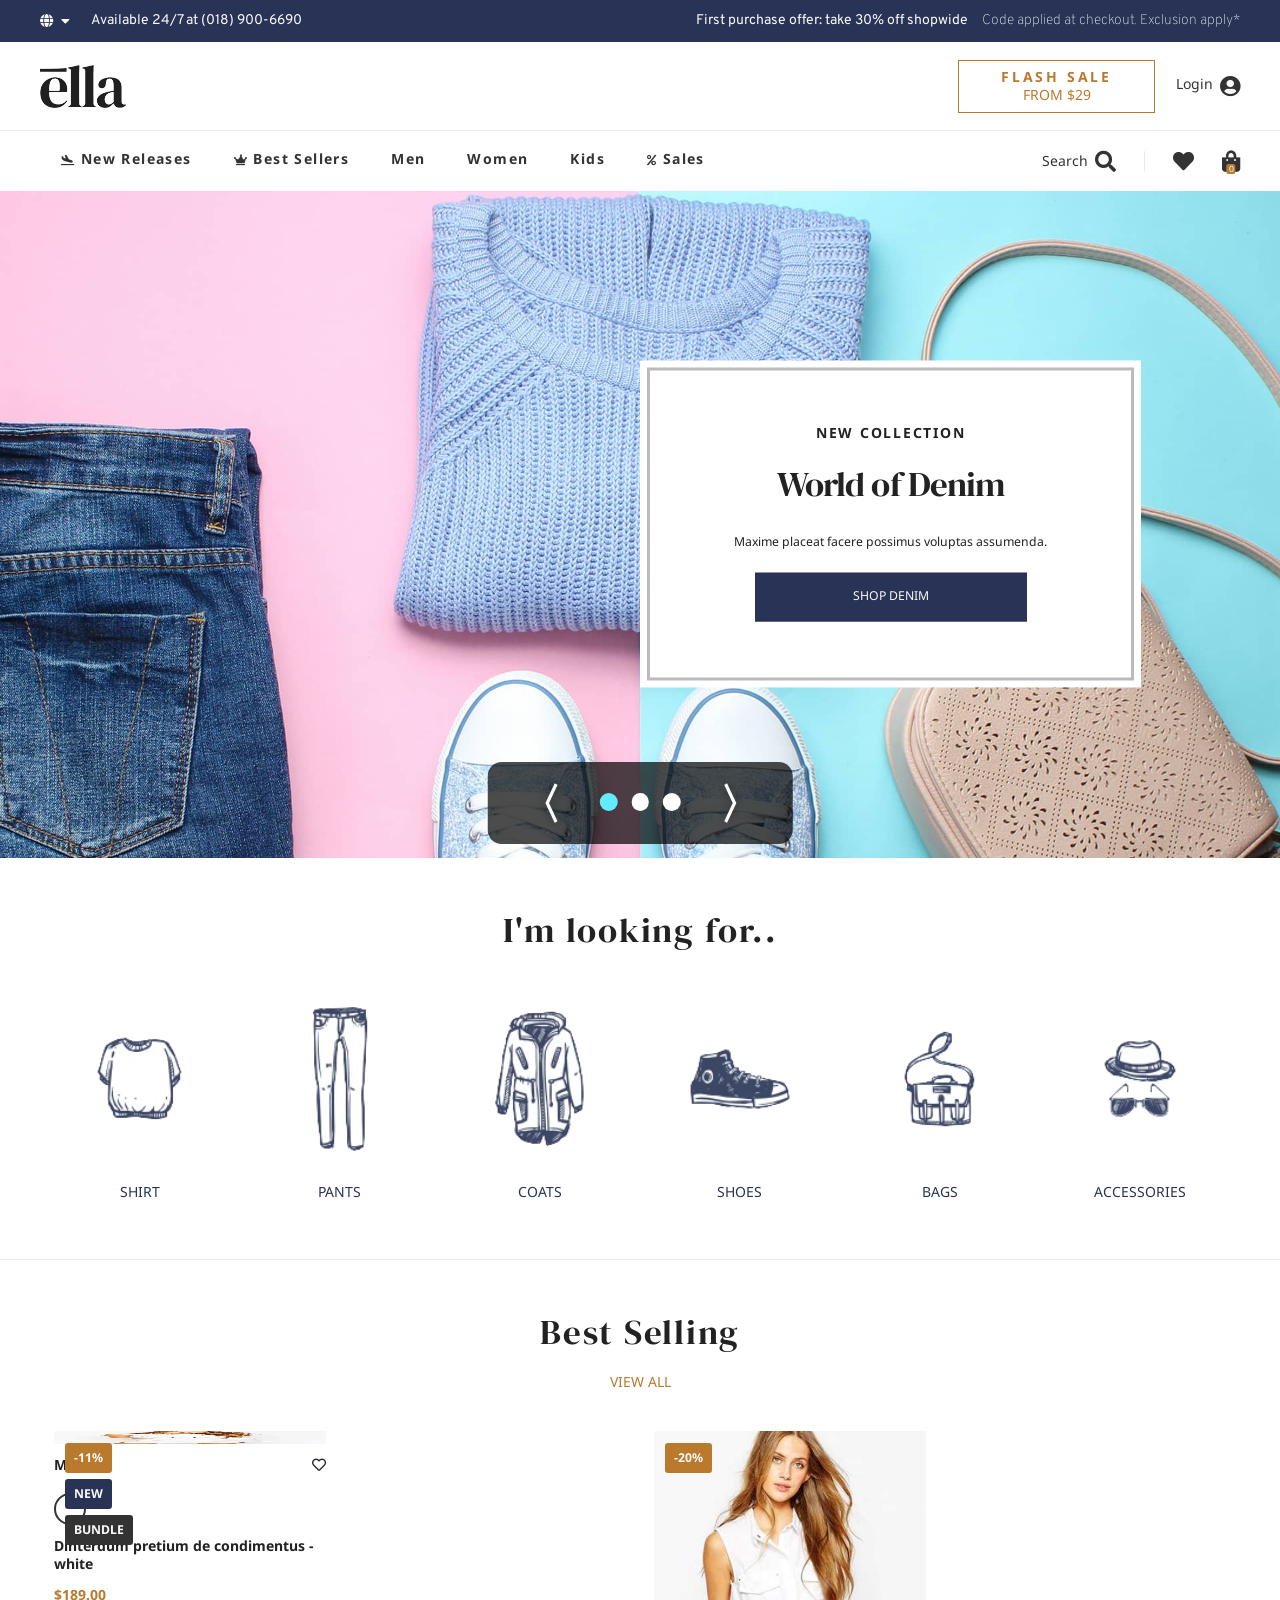
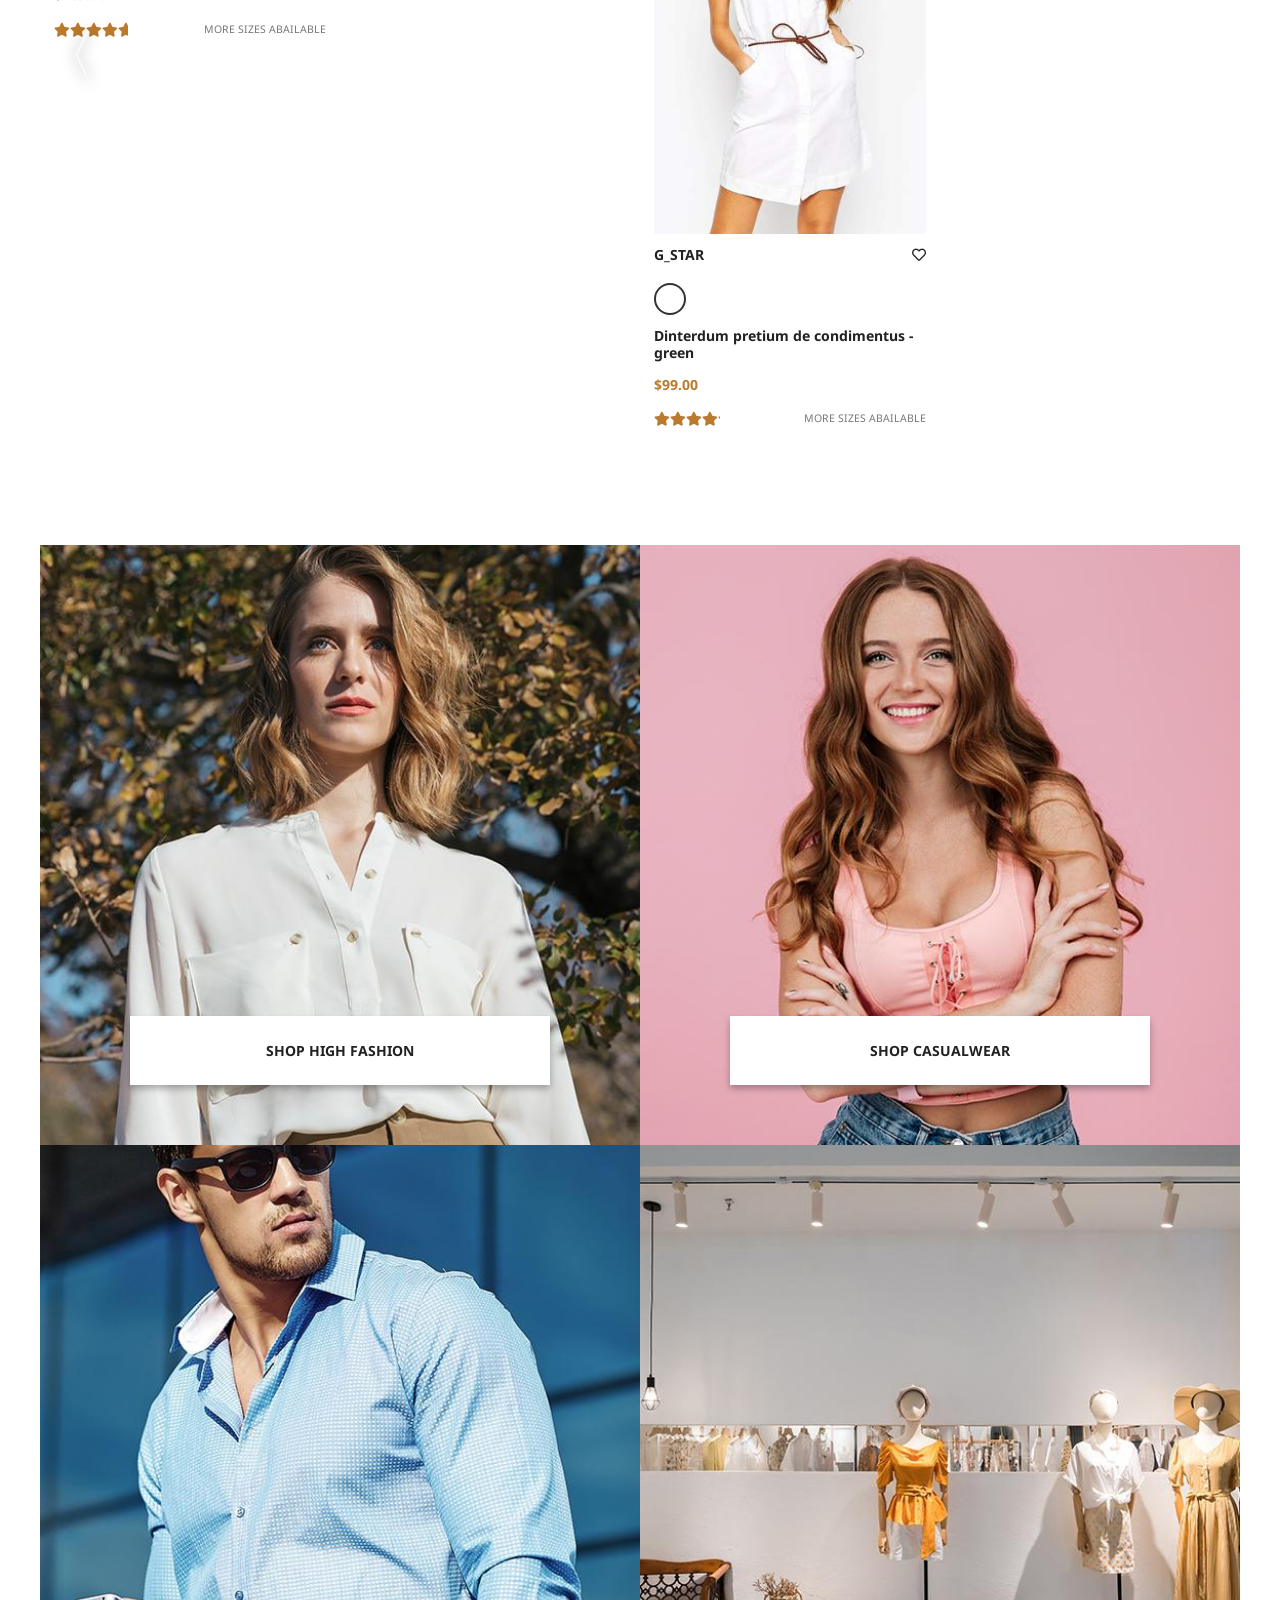
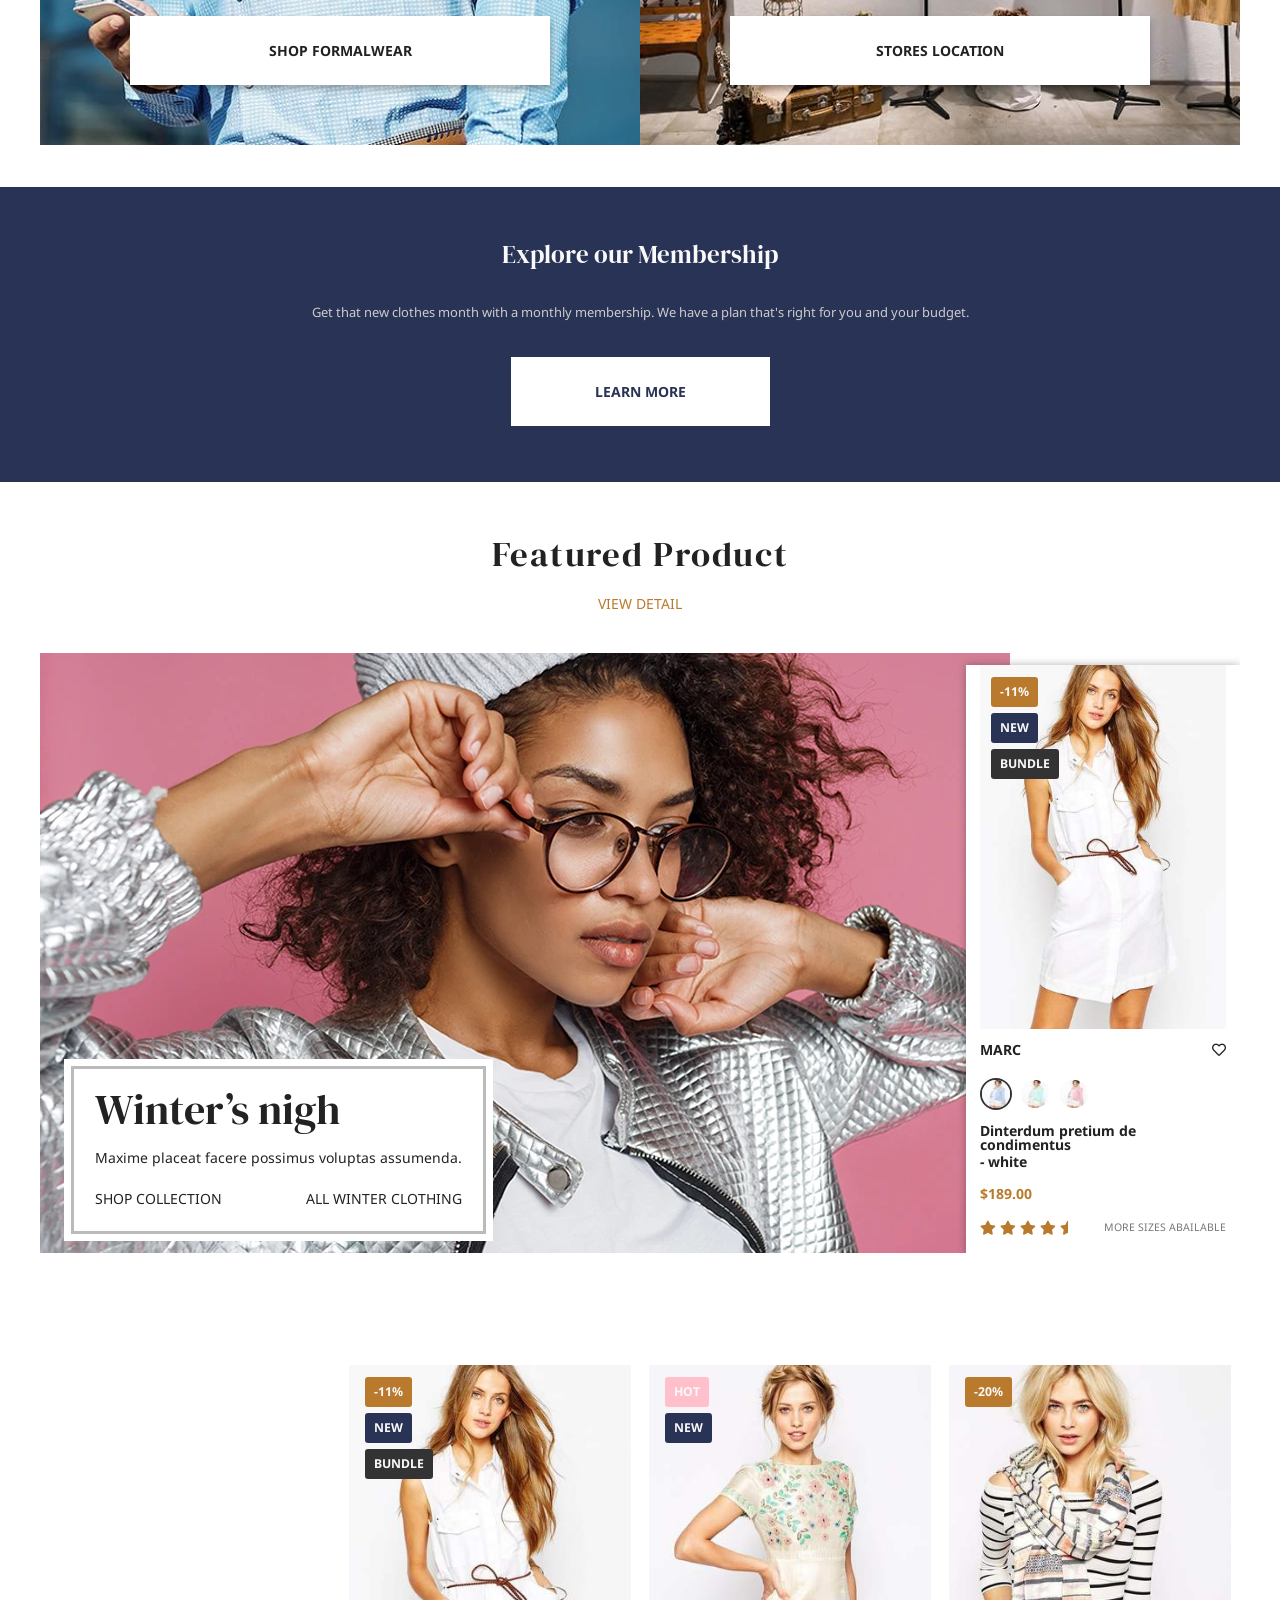
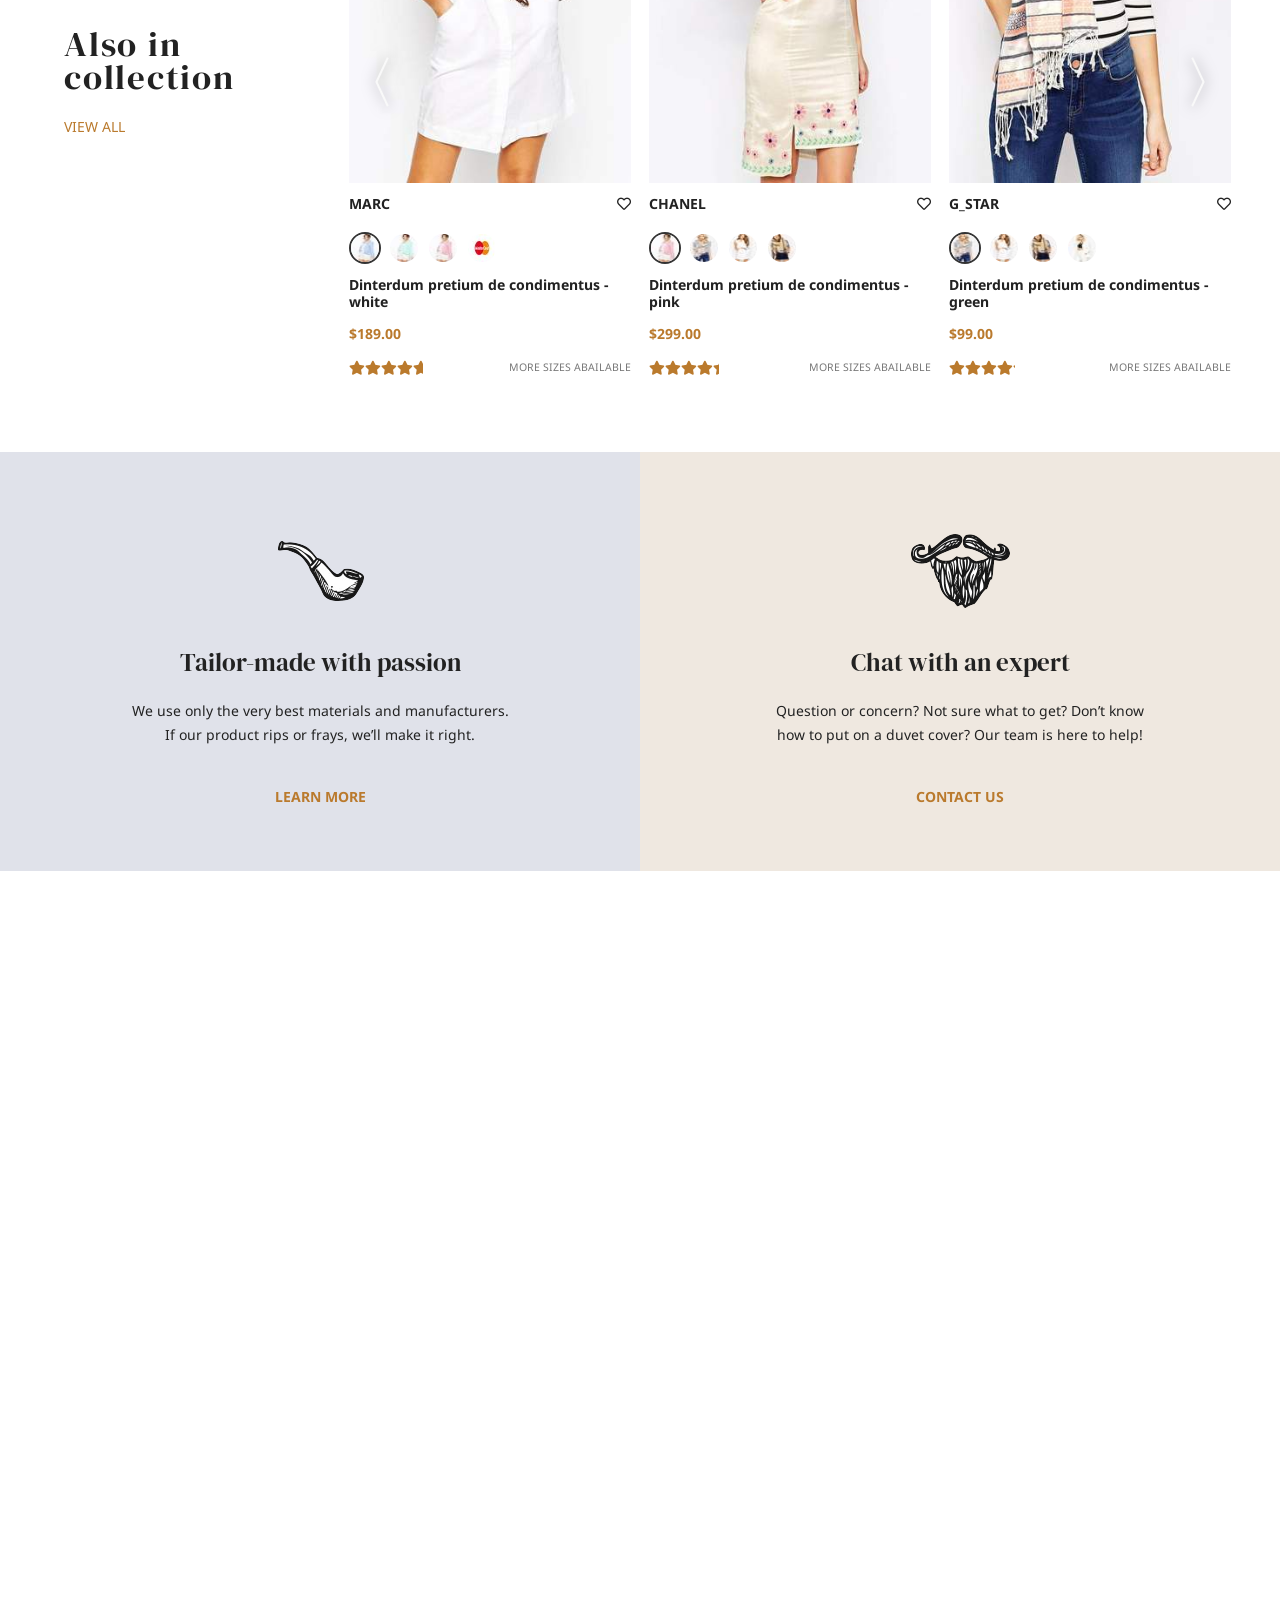
<file: html/index.html>
<!DOCTYPE html>
<html lang="ko">
<head>
	<meta charset="UTF-8">
	<meta name="viewport" content="width=device-width, initial-scale=1.0">
	<title>의류쇼핑몰</title>
	<link rel="stylesheet" href="../css/all.min.css">
	<link rel="stylesheet" href="../css/reset.css">
	<link rel="stylesheet" href="../css/animate.min.css">
	<link rel="stylesheet" href="../css/swiper-bundle.min.css">
	<link rel="stylesheet" href="../css/index.css">
	<script src="../js/jquery-3.5.1.min.js"></script>
	<script src="../js/swiper-bundle.min.js"></script>
</head>
<body>
	<!-- .header-wrapper -->
	<header class="header-wrapper">
		<!-- .top-wrapper -->
		<div class="top-wrapper">
			<div class="top-wrap wrapper">
				<i class="icon-earth fa fa-globe"></i>
				<i class="icon-down fa fa-caret-down"></i>
				<span class="tel">Available 24/7 at (018) 900-6690</span>
				<span class="event">First purchase offer: take 30% off shopwide</span>
				<span class="notice">Code applied at checkout. Exclusion apply*</span>
				<div class="trans-wrapper" style="display: none;">
					<aside class="trans-bg"></aside>
					<div class="lang-wrap">
						<div class="flag-now" style="background-image: url(../img/i-lang-1.png);"></div>
						<span class="lang-now">EN</span>
						<i class="bt-down fa fa-caret-down"></i>
						<ul class="lang-sel" style="display: none;">
							<li class="title">LANGUAGE</li>
							<li>
								<div class="flag" style="background-image: url(../img/i-lang-2.png);"></div>
								<span class="lang">DE</span>
							</li>
							<li>
								<div class="flag" style="background-image: url(../img/i-currency-1_23x.png);"></div>
								<span class="lang active">EN</span>
							</li>
						</ul>
					</div>
					<div class="line"></div>
					<div class="currency-wrap">
						<div class="flag-now" style="background-image: url(../img/i-currency-1_23x.png);"></div>
						<span class="lang-now">USD</span>
						<i class="bt-down fa fa-caret-down"></i>
						<ul class="lang-sel" style="display: none;">
							<li class="title">CURRENCY</li>
							<li>
								<div class="flag" style="background-image: url(../img/i-currency-1_23x.png);"></div>
								<span class="lang active">USD</span>
							</li>
							<li>
								<div class="flag" style="background-image: url(../img/i-currency-2_23x.png);"></div>
								<span class="lang">EUR</span>
							</li>
							<li>
								<div class="flag" style="background-image: url(../img/i-lang-1.png);"></div>
								<span class="lang">GBP</span>
							</li>
							<li>
								<div class="flag" style="background-image: url(../img/i-currency-4_23x.png);"></div>
								<span class="lang">CHF</span>
							</li>
						</ul>
					</div>
				</div>
			</div>
		</div>
		<!-- .top-wrapper // -->
		<!-- .logo-wrapper -->
		<div class="logo-wrapper wrapper">
			<a href="#" class="bars fa fa-bars modal-trigger" data-modal=".modal-navi"></a>
			<div class="logo-wrap">
				<a href="#"><img src="../img/logo.png" alt="logo" class=" mw-100"></a>
			</div>
			<div class="link-wrap">
				<div class="event">
					<div>FLASH SALE</div>
					<div>FROM $29</div>
				</div>
				<a href="#" class="bt-login modal-trigger" data-modal=".modal-login">
					<span class="hover-line">Login</span>
					<i class="fa fa-user-circle"></i>
				</a>
			</div>
			<div class="link-mo-wrap">
				<a href="#"><i class="fa fa-search"></i></a>
				<a href="#" class="modal-trigger" data-modal=".modal-login">
					<i class="fa fa-user-circle"></i>
				</a>
				<a href="#" class="modal-trigger rel" data-modal=".modal-cart">
					<i class="fa fa-shopping-bag"></i><div class="cart-cnt">0</div>
				</a>
			</div>
		</div>
		<!-- .logo-wrapper // -->
		<!-- .navi-wrapper -->
		<div class="navi-wrapper rel">
			<div class="wrapper">
				<a href="#" class="navi-logo">
					<img src="../img/logo.png" alt="로고" class="w-100">
				</a>
				<div class="navi navi-new">
					<!-- depth-1 삽입될 곳 -->
					<div class="sub-wrapper type-1">
						<div class="sub-navi-wrapper wrapper">
							<!-- depth-2, 3, banner 삽입될 곳 -->
						</div>
						<div class="slide-container navi-bottom" id="newSlide">
							<div class="wrapper-mid rel">
								<div class="swiper-container wrapper">
									<div class="swiper-wrapper slide-wrapper">
										<!-- .slide가 삽입될 곳 -->
									</div>
								</div>
								<i class="bt-arrow bt-prev fa fa-angle-left"></i>
								<i class="bt-arrow bt-next fa fa-angle-right"></i>
							</div>
						</div>
					</div>
				</div>
				<div class="navi navi-best">
					<!-- depth-1 삽입될 곳 -->
					<div class="sub-wrapper type-1">
						<div class="sub-navi-wrapper wrapper">
							<!-- depth-2, 3, banner 삽입될 곳 -->
						</div>
						<!-- 각자의 사정에 맞게 넣는곳 -->
						<div class="navi-bottom">
							<div class="wrapper">
								<a href="#" class="img-wrap">
									<img src="../img/mega-menu-2.jpg" alt="링크">
								</a>
								<a href="#" class="img-wrap">
									<img src="../img/mega-menu-3.jpg" alt="링크">
								</a>
								<div class="alphabet-wrapper">
									<div class="title">BRANDS BY AlPHABET</div>
									<ul class="alphabet-wrap"></ul>
									<a href="#" class="bt-all hover-line">View all brands</a>
								</div>
							</div>
						</div>
					</div>
				</div>
				<div class="navi navi-men rel">
					<ul class="sub-wrapper2">
						
					</ul>
				</div>
				<div class="navi navi-women rel">
					<ul class="sub-wrapper2">

					</ul>
				</div>
				<div class="navi navi-kids rel">
					<ul class="sub-wrapper2">
						
					</ul>
				</div>
				<div class="navi navi-sales">
					<!-- depth-1 삽입될 곳 -->
					<div class="sub-wrapper type-1">
						<!-- 각자의 사정에 맞게 넣는곳 -->
						<div class="sales-wrapper">
							<!-- 생성 -->
						</div>
					</div>
				</div>
				<a href="#" class="a-search">Search</a>
				<a href="#" class="bt-search"><i class="fa fa-search"></i></a>
				<span class="line"></span>
				<a href="#" class="bt-wishlist modal-trigger" data-modal=".modal-wish"><i class="fa fa-heart"></i></a>
				<a href="#" class="modal-trigger rel" data-modal=".modal-cart">
					<i class="fa fa-shopping-bag"></i><div class="cart-cnt">0</div>
				</a>
				<a href="#" class="modal-trigger bt-login" data-modal=".modal-login">
					<i class="fa fa-user-circle"></i>
				</a>
			</div>
		</div>
		<!-- .navi-wrapper // -->
	</header>
	<!-- .header-wrapper // -->

	<!-- .main-wrapper -->
	<section class="main-wrapper swiper-container">
		<div class="banner-wrapper swiper-wrapper">
			<div class="banner-wrap swiper-slide">
				<img src="../img/slide1.jpg" alt="배너" class="img w-100">
				<div class="slogan-wrapper">
					<div class="slogan-wrap">
						<h4 class="title-sub">NEW COLLECTION</h4>
						<h3 class="title">World of Denim</h3>
						<p class="summary">Maxime placeat facere possimus voluptas assumenda.</p>
						<a href="#" class="bt-link">SHOP DENIM</a>
					</div>
				</div>
			</div>
			<div class="banner-wrap swiper-slide">
				<img src="../img/slide2.jpg" alt="배너" class="img w-100">
				<div class="slogan-wrapper">
					<div class="slogan-wrap">
						<h4 class="title-sub">NEW COLLECTION</h4>
						<h3 class="title">World of Pants</h3>
						<p class="summary">Maxime placeat facere possimus voluptas assumenda.</p>
						<a href="#" class="bt-link">SHOP DENIM</a>
					</div>
				</div>
			</div>
			<div class="banner-wrap swiper-slide">
				<img src="../img/slide3.jpg" alt="배너" class="img w-100">
				<div class="slogan-wrapper">
					<div class="slogan-wrap">
						<h4 class="title-sub">NEW COLLECTION</h4>
						<h3 class="title">World of Outer</h3>
						<p class="summary">Maxime placeat facere possimus voluptas assumenda.</p>
						<a href="#" class="bt-link">SHOP DENIM</a>
					</div>
				</div>
			</div>
		</div>
		<div class="pager-wrapper">
			<div class="bt-arrow bt-prev">〈</div>
			<div class="pager-wrap"></div>
			<div class="bt-arrow bt-next">〉</div>
		</div>
	</section>
	<!-- .main-wrapper // -->

	<!-- .looking-wrapper -->
	<section class="looking-wrapper">
		<h2 class="title-main tc">I'm looking for..</h2>
		<ul class="spot-wrapper wrapper"></ul>
	</section>
	<!-- .looking-wrapper // -->


	<!-- .best-wrapper -->
	<section class="best-wrapper">
		<h2 class="title-main tc">Best Selling</h2>
		<div class="title-link tc">
			<a href="#">VIEW ALL</a>
		</div>
		<div class="prd-wrapper swiper-container wrapper">
			<ul class="prd-wrap swiper-wrapper">
				<!-- <li class="prd" data-discount="-11%" data-icon='[{"title": "NEW", "bg": "#293355"}, {"title": "BUNDLE", "bg": "#333"}]'>
					<div class="icon-wrap"></div>
					<div class="quick-wrap">
						<i class="fa fa-eye"></i>
						<span>Quick View</span>
					</div>
					<div class="img-wrap">
						<img src="../img/pic1.jpg" alt="사진" class="w-100 img-front">
						<img src="../img/pic2.jpg" alt="사진" class="w-100">
						<a href="#" class="bt-white">ADD CART</a>
					</div>
					<div class="title-wrap">
						<div class="title">MARC</div>
						<i class="bt-like far fa-heart" onclick="$(this).addClass('fa').removeClass('far');"></i>
					</div>
					<ul class="choice-wrap">
						<li class="choice active">
							<img src="../img/image (12).jpg" alt="thumb" class="w-100" onclick="chgImg(this, '../img/pic1.jpg');">
						</li>
						<li class="choice">
							<img src="../img/image (11).jpg" alt="thumb" class="w-100" onclick="chgImg(this, '../img/pic7.jpg');">
						</li>
						<li class="choice">
							<img src="../img/image (10).jpg" alt="thumb" class="w-100" onclick="chgImg(this, '../img/pic5.jpg');">
						</li>
					</ul>
					<div class="content-wrap">
						<span class="content hover-line">Dinterdum pretium de condimentus</span>
						<span> - </span>
						<span class="color hover-line">white</span>
					</div>
					<div class="price-wrap">$189.00</div>
					<div class="star-wrap">
						<div class="star" data-score="4.6">
							<i class="fa fa-star"></i>
							<i class="fa fa-star"></i>
							<i class="fa fa-star"></i>
							<i class="fa fa-star"></i>
							<i class="fa fa-star"></i>
							<div class="mask"></div>
						</div>
						<a href="#" class="bt-more">MORE SIZES ABAILABLE</a>
					</div>
				</li> -->
			</ul>
			<div class="bt-prev bt">〈</div>
			<div class="bt-next bt">〉</div>
		</div>
	</section>
	<!-- .best-wrapper // -->


	<!-- .brand-wrapper -->
	<section class="brand-wrapper">
		<ul class="brand-wrap wrapper">
			<li class="brand">
				<img src="../img/best1.jpg" alt="사진" class="w-100">
				<a href="#" class="bt-white">SHOP HIGH FASHION</a>
			</li>
			<li class="brand">
				<img src="../img/best2.jpg" alt="사진" class="w-100">
				<a href="#" class="bt-white">SHOP CASUALWEAR</a>
			</li>
			<li class="brand">
				<img src="../img/best3.jpg" alt="사진" class="w-100">
				<a href="#" class="bt-white">SHOP FORMALWEAR</a>
			</li>
			<li class="brand">
				<img src="../img/best4.jpg" alt="사진" class="w-100">
				<a href="#" class="bt-white">STORES LOCATION</a>
			</li>
		</ul>
	</section>
	<!-- .best-wrapper // -->

	<!-- .member-wrapper -->
	<div class="member-wrapper">
		<h3 class="title">Explore our Membership</h3>
		<p class="content">Get that new clothes month with a monthly membership. We have a plan that's right for you and your budget.</p>
		<a href="#" class="bt-white2">LEARN MORE</a>
	</div>
	<!-- .member-wrapper // -->

	<!-- .featured-wrapper -->
	<div class="featured-wrapper">
		<h2 class="title-main tc">Featured Product</h2>
		<div class="title-link tc">
			<a href="#">VIEW DETAIL</a>
		</div>
		<div class="featured-wrap wrapper">
			<img src="../img/Feature-image-left_970x.jpg" alt="featured">
			<div class="banner-wrap">
				<div class="banner">
					<div class="title">Winter’s nigh</div>
					<p class="content">Maxime placeat facere possimus voluptas assumenda.</p>
					<div class="bts">
						<a href="#" class="hover-line">SHOP COLLECTION</a>
						<a href="#" class="hover-line">ALL WINTER CLOTHING</a>
					</div>
				</div>
			</div>
			<div class="prd" data-discount="-11%" data-icon='[{"title": "NEW", "bg": "#293355"}, {"title": "BUNDLE", "bg": "#333"}]'>
				<div class="icon-wrap"></div>
				<div class="quick-wrap">
					<i class="fa fa-eye"></i>
					<span>Quick View</span>
				</div>
				<div class="img-wrap">
					<img src="../img/pic1.jpg" alt="사진" class="w-100 img-front">
					<img src="../img/pic2.jpg" alt="사진" class="w-100">
					<a href="#" class="bt-white">ADD CART</a>
				</div>
				<div class="title-wrap">
					<div class="title">MARC</div>
					<i class="bt-like far fa-heart" onclick="$(this).addClass('fa').removeClass('far');"></i>
				</div>
				<ul class="choice-wrap">
					<li class="choice active">
						<img src="../img/image (12).jpg" alt="thumb" class="w-100" onclick="chgImg(this, '../img/pic1.jpg');">
					</li>
					<li class="choice">
						<img src="../img/image (11).jpg" alt="thumb" class="w-100" onclick="chgImg(this, '../img/pic7.jpg');">
					</li>
					<li class="choice">
						<img src="../img/image (10).jpg" alt="thumb" class="w-100" onclick="chgImg(this, '../img/pic5.jpg');">
					</li>
				</ul>
				<div class="content-wrap">
					<span class="content hover-line">Dinterdum pretium de condimentus</span>
					<span> - </span>
					<span class="color hover-line">white</span>
				</div>
				<div class="price-wrap">$189.00</div>
				<div class="star-wrap">
					<div class="star" data-score="4.6">
						<i class="fa fa-star"></i>
						<i class="fa fa-star"></i>
						<i class="fa fa-star"></i>
						<i class="fa fa-star"></i>
						<i class="fa fa-star"></i>
						<div class="mask"></div>
					</div>
					<a href="#" class="bt-more">MORE SIZES ABAILABLE</a>
				</div>
			</div>
		</div>
	</div>
	<!-- .featured-wrapper // -->


	<!-- .collection-wrapper -->
	<div class="collection-wrapper wrapper">
		<div class="title-wrap">
			<h2 class="title-main">Also in<br>collection</h2>
			<div class="title-link">
				<a href="#">VIEW ALL</a>
			</div>
		</div>
		<div class="collection-wrap swiper-container">
			<ul class="swiper-wrapper">
			</ul>
			<div class="bt-prev bt">〈</div>
			<div class="bt-next bt">〉</div>
		</div>
	</div>
	<!-- .collection-wrapper // -->
	
	
	<!-- .etc-wrapper // -->
	<div class="etc-wrapper">
		<div class="tailer-wrapper">
			<div class="img-wrap">
				<img src="../img/icon20.jpg" alt="파이프" class="mx-100">
			</div>
			<div class="title">Tailor-made with passion</div>
			<p class="content">We use only the very best materials and manufacturers. If our product rips or frays, we’ll make it right.</p>
			<a href="#" class="hover-line bt-link">LEARN MORE</a>
		</div>
		<div class="chat-wrapper">
			<div class="img-wrap">
				<img src="../img/icon21.jpg" alt="" class="mx-100">
			</div>
			<div class="title">Chat with an expert</div>
			<p class="content">Question or concern? Not sure what to get? Don’t know how to put on a duvet cover? Our team is here to help!</p>
			<a href="#" class="hover-line bt-link">CONTACT US</a>
		</div>
	</div>
	<!-- .etc-wrapper // -->


	<!-- .modal-container -->
	<div class="modal-container">
		<div class="modal-wrapper type-rt modal-login">
			<div class="close-wrap">
				<button class="bt-close"><i class="fa fa-times"></i> CLOSE</button>
			</div>
			<h2 class="title-main">LOGIN</h2>
			<form action="#">
				<label for="userEmail">Email Address <i class="red">*</i></label>
				<input type="text" id="userEmail" name="userEmail" class="input-default" placeholder="Email Address">
				<label for="userPass">Password <i class="red">*</i></label>
				<input type="text" id="userPass" name="userPass" class="input-default" placeholder="Password">
				<button class="bt-blue">LOGIN</button>
			</form>
			<p>Forgot your password?</p>
			<a href="#" class="bt-white">CREATE AN ACCOUNT</a>
		</div>
		<div class="modal-wrapper type-rt modal-cart">
			<div class="close-wrap">
				<button class="bt-close"><i class="fa fa-times"></i> CLOSE</button>
			</div>
			<h2 class="title-main">Your Bag</h2>
			<p style="text-align: center;">Your cart is currently empty.</p>
			<a href="#" class="bt-white bt-border">CONTINUE SHOPPING</a>
		</div>
		<div class="modal-wrapper type-ct modal-wish">
			<div class="close-wrap2 bt-close">
				<i class="fa fa-times"></i>
			</div>
			<h2 class="title-main tc">Wish list</h2>
			<p class="tc">Your cart is currently empty.</p>
			<a href="#" class="bt-white bt-border">CONTINUE SHOPPING</a>
		</div>
		<div class="modal-wrapper type-lt modal-navi">
			<div class="depth depth1">
				
			</div>
			<div class="depth depth2"></div>
			<div class="depth depth3"></div>
		</div>
	</div>
	<!-- .modal-container // -->
	<script src="../js/index.js"></script>
</body>
</html>
</file>
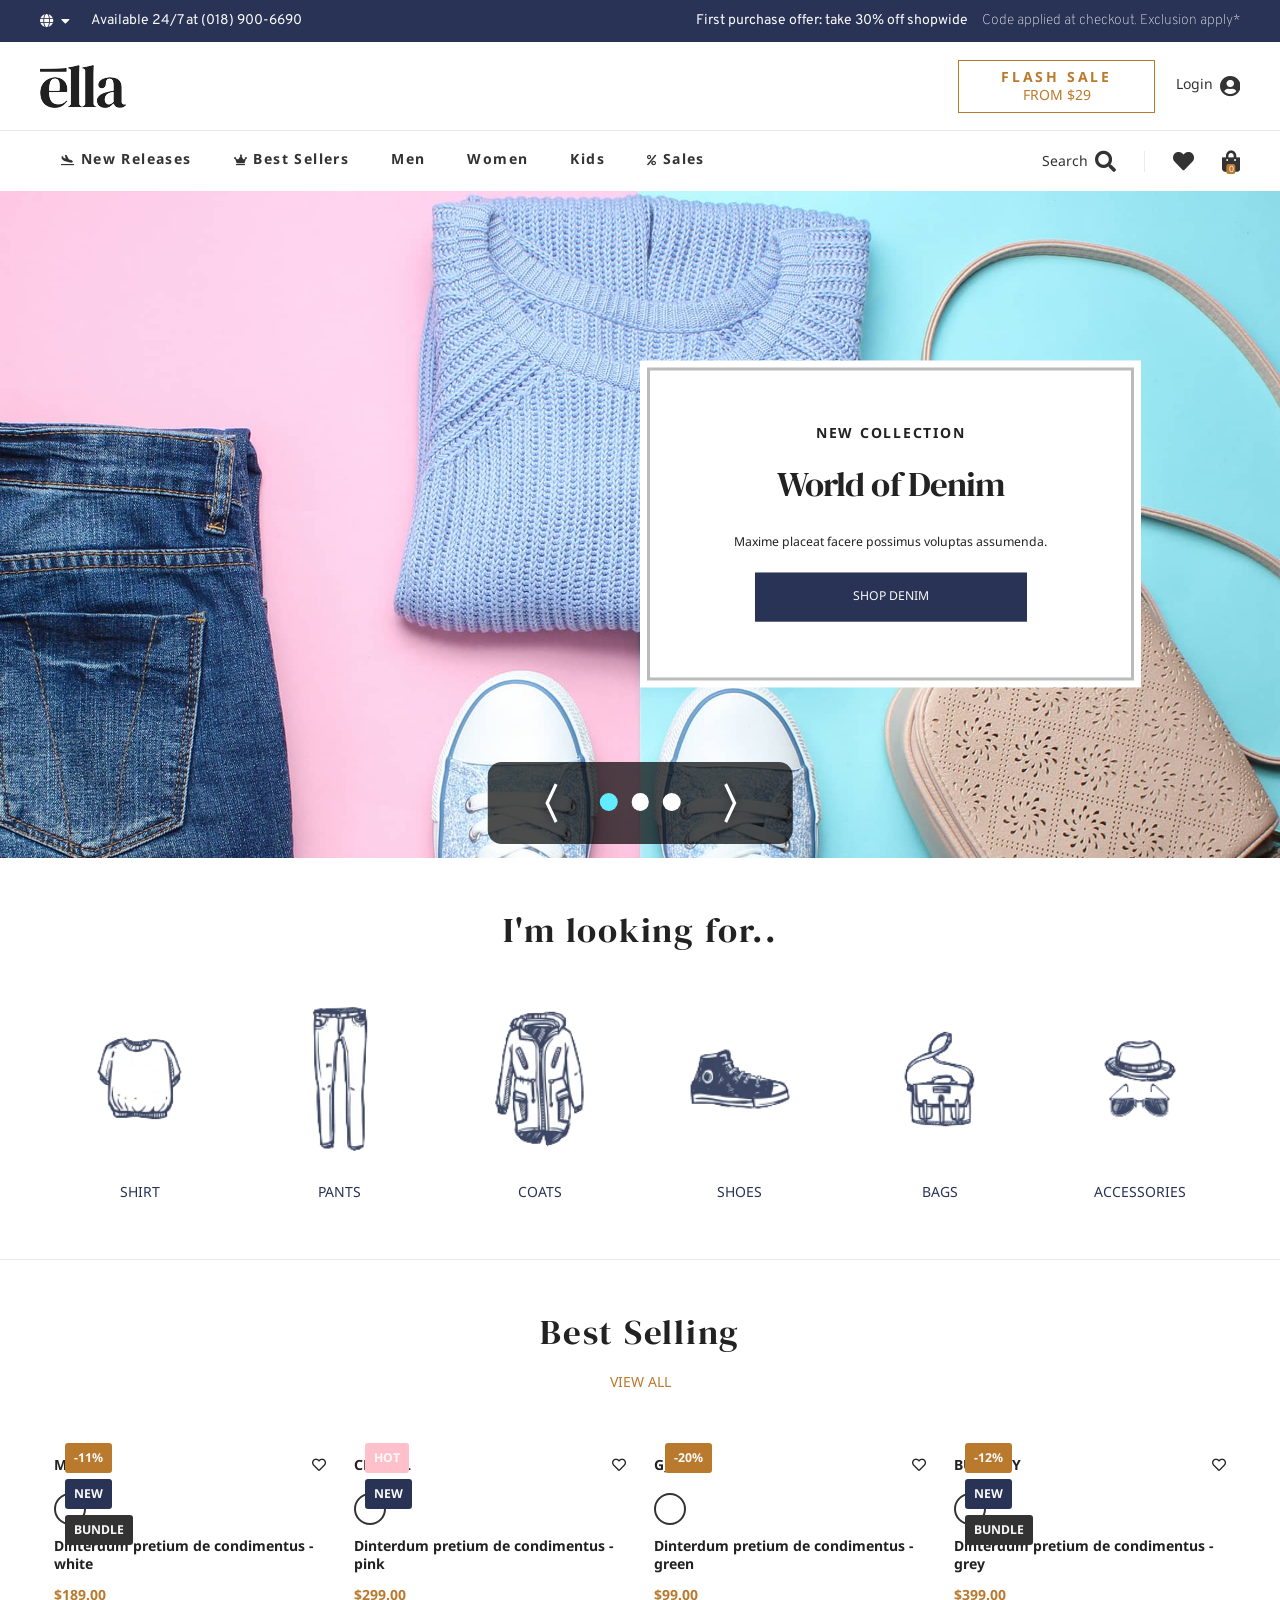
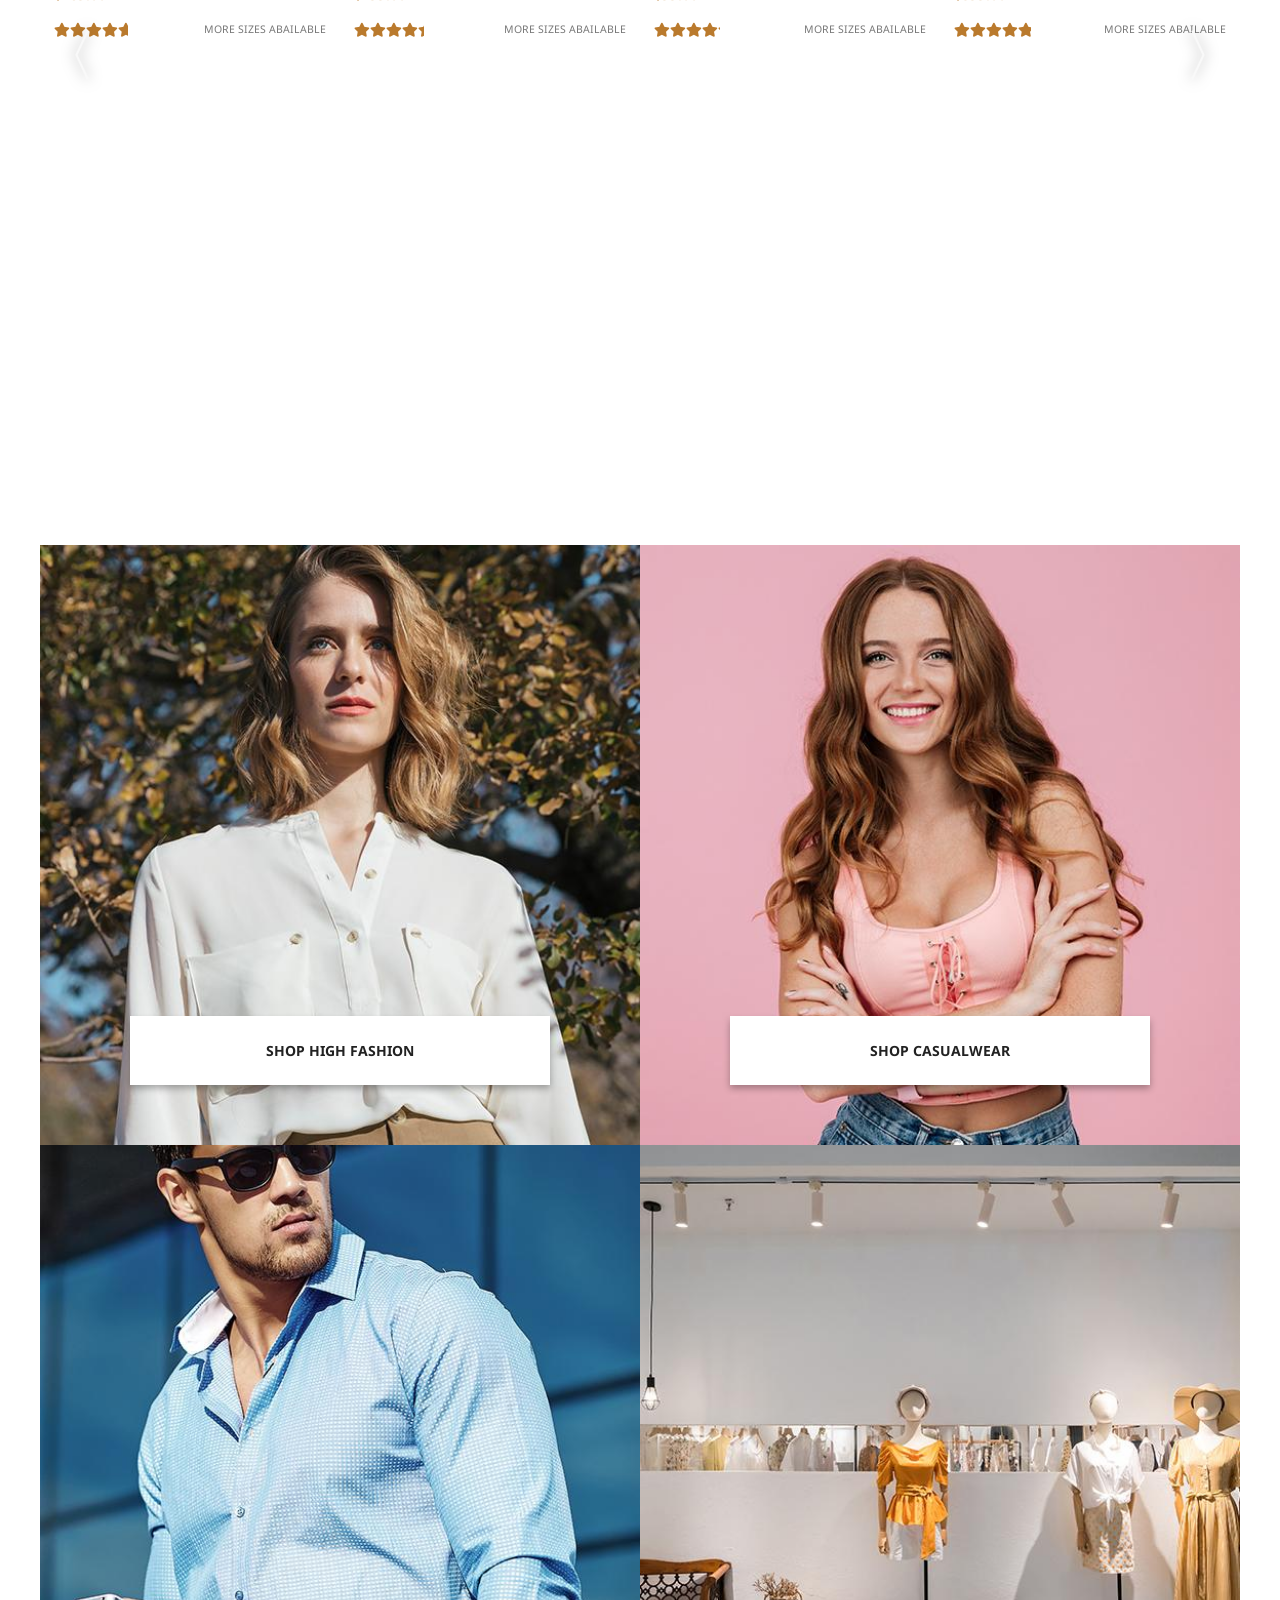
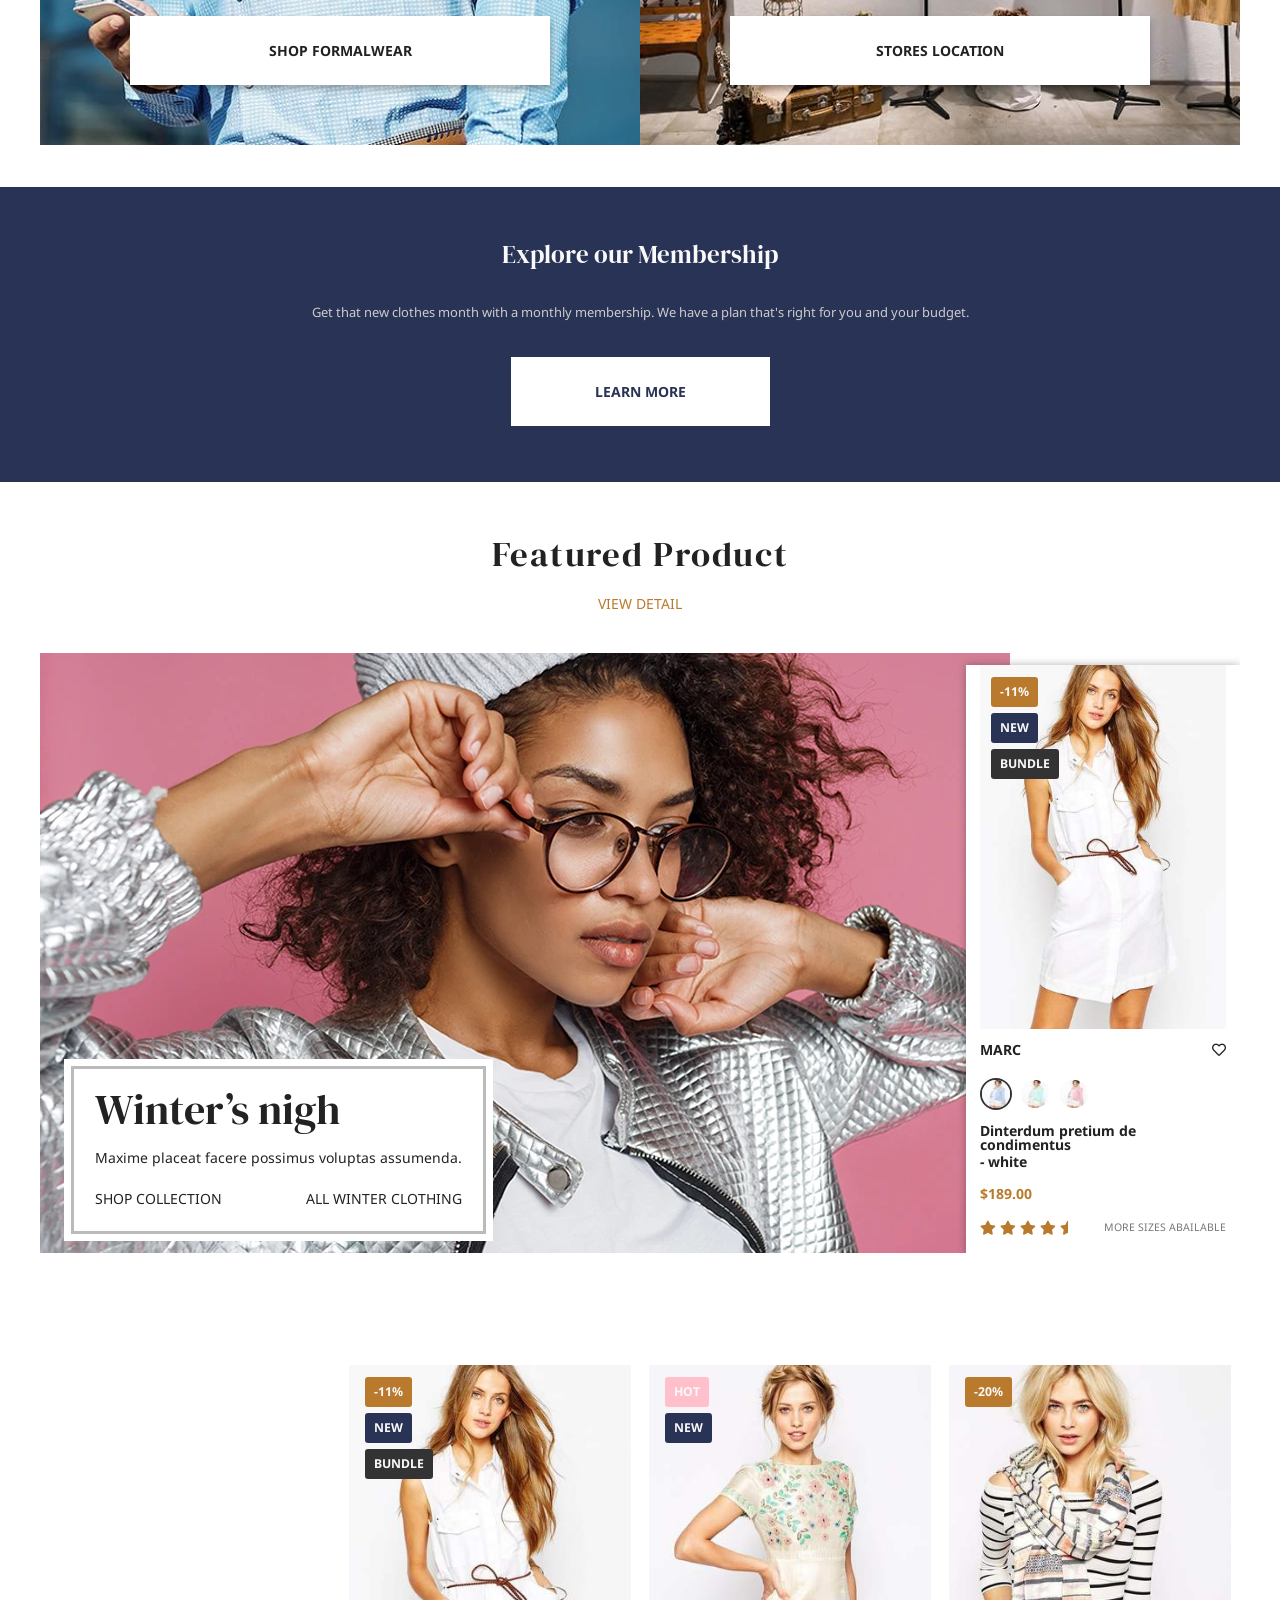
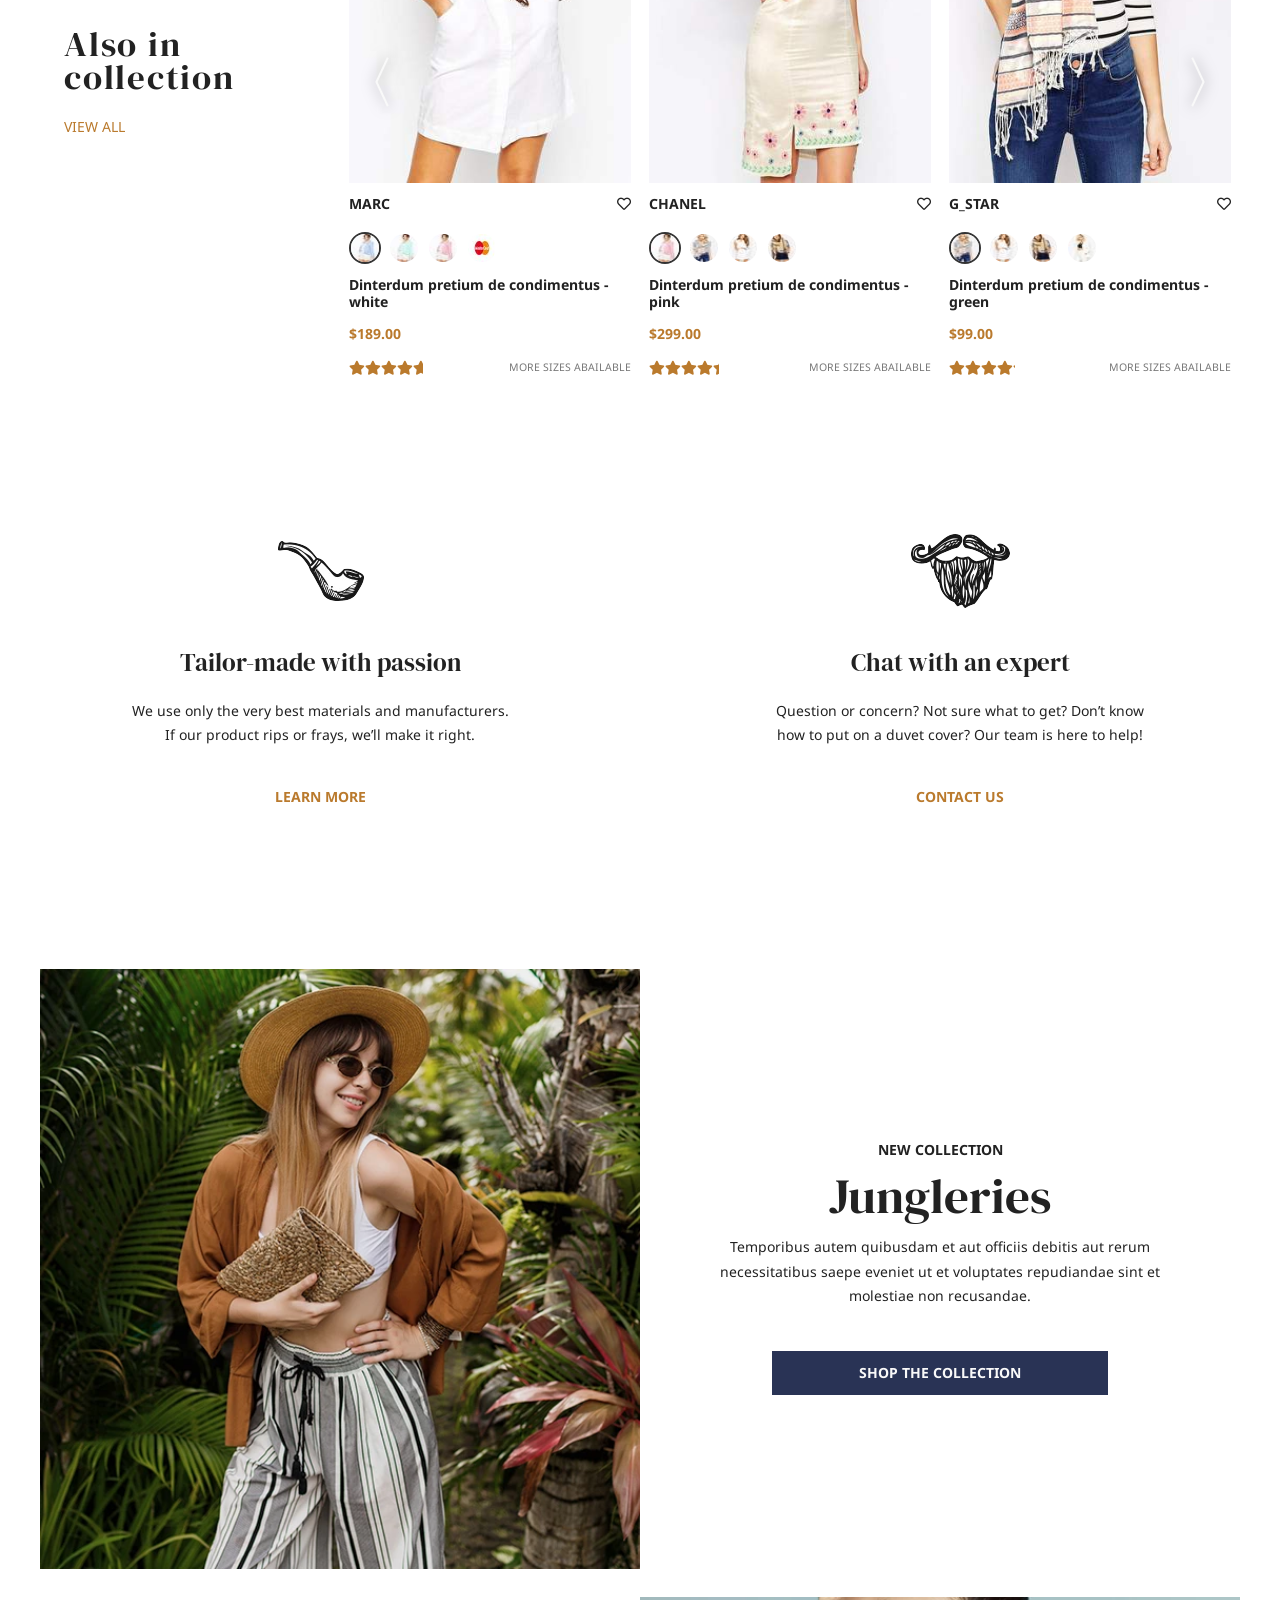
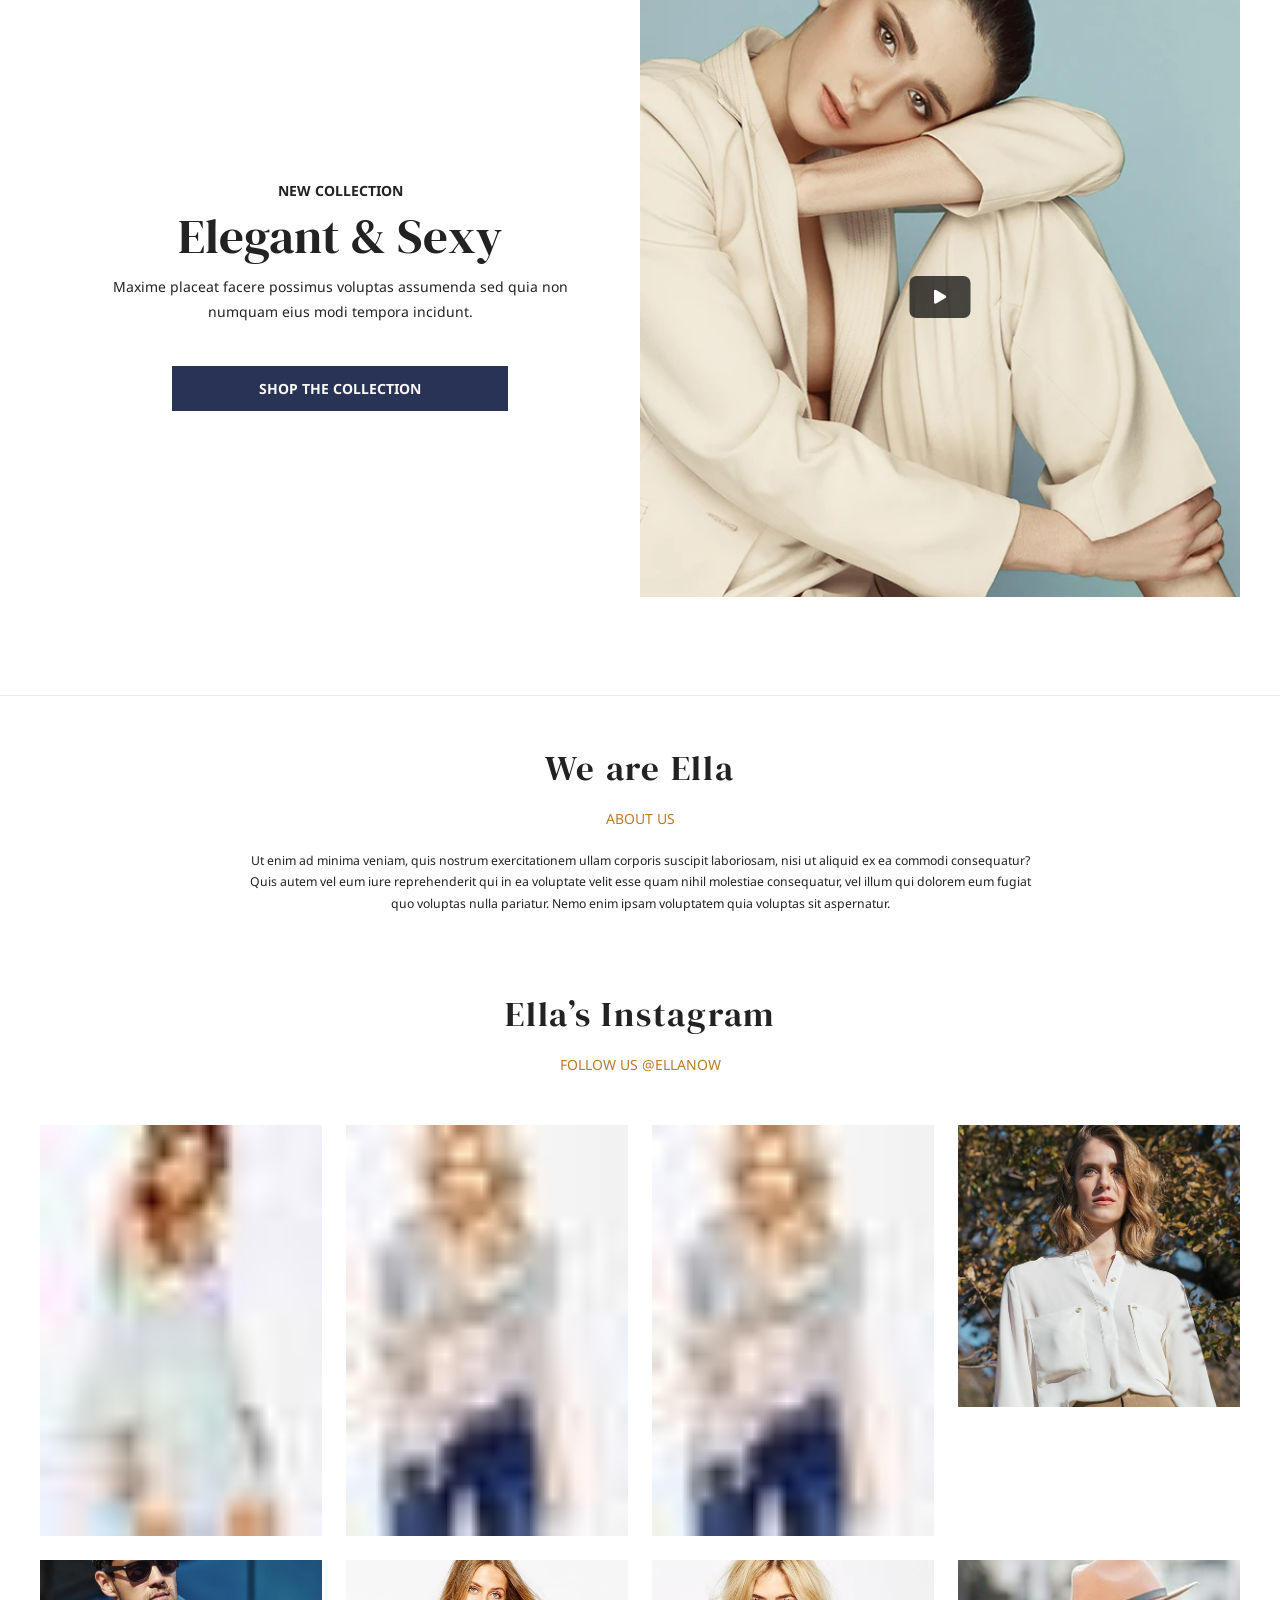
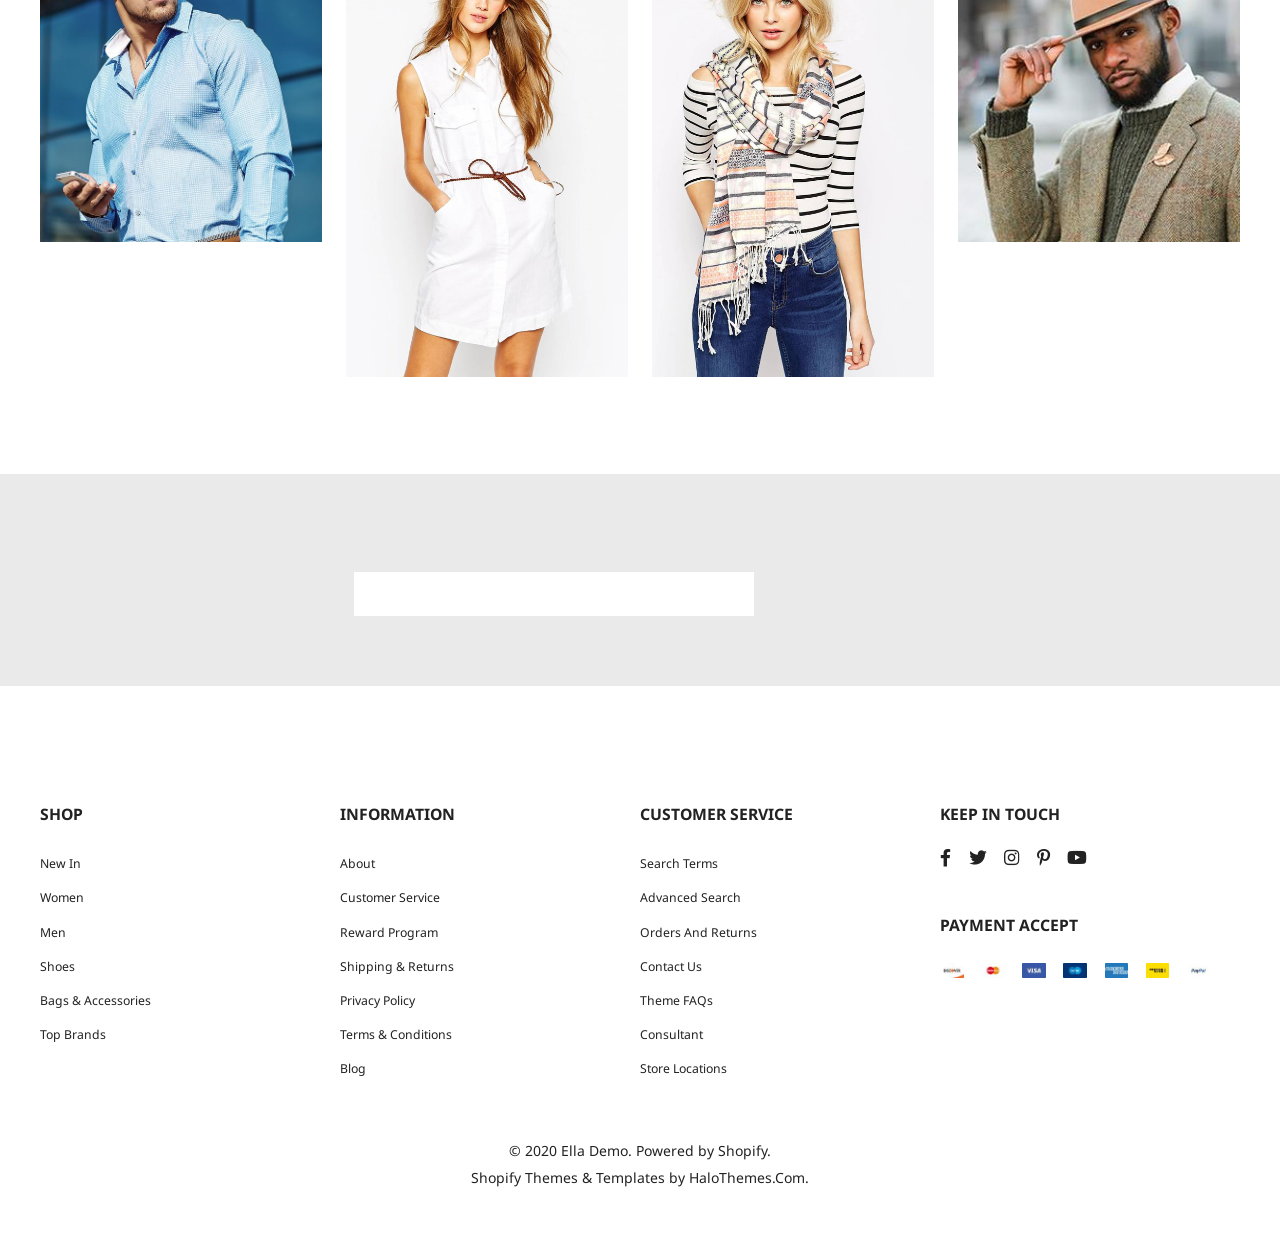
<file: public/html/index.html>
<!DOCTYPE html>
<html lang="ko">
<head>
	<meta charset="UTF-8">
	<meta name="viewport" content="width=device-width, initial-scale=1.0">
	<title>의류쇼핑몰</title>
	<link rel="stylesheet" href="../css/all.min.css">
	<link rel="stylesheet" href="../css/reset.css">
	<link rel="stylesheet" href="../css/animate.min.css">
	<link rel="stylesheet" href="../css/swiper-bundle.min.css">
	<link rel="stylesheet" href="../css/index.css">
	<script src="../js/jquery-3.5.1.min.js"></script>
	<script src="../js/swiper-bundle.min.js"></script>
</head>
<body>
	<!-- .header-wrapper -->
	<header class="header-wrapper">
		<!-- .top-wrapper -->
		<div class="top-wrapper">
			<div class="top-wrap wrapper">
				<i class="icon-earth fa fa-globe"></i>
				<i class="icon-down fa fa-caret-down"></i>
				<span class="tel">Available 24/7 at (018) 900-6690</span>
				<span class="event">First purchase offer: take 30% off shopwide</span>
				<span class="notice">Code applied at checkout. Exclusion apply*</span>
				<div class="trans-wrapper" style="display: none;">
					<aside class="trans-bg"></aside>
					<div class="lang-wrap">
						<div class="flag-now" style="background-image: url(../img/i-lang-1.png);"></div>
						<span class="lang-now">EN</span>
						<i class="bt-down fa fa-caret-down"></i>
						<ul class="lang-sel" style="display: none;">
							<li class="title">LANGUAGE</li>
							<li>
								<div class="flag" style="background-image: url(../img/i-lang-2.png);"></div>
								<span class="lang">DE</span>
							</li>
							<li>
								<div class="flag" style="background-image: url(../img/i-currency-1_23x.png);"></div>
								<span class="lang active">EN</span>
							</li>
						</ul>
					</div>
					<div class="line"></div>
					<div class="currency-wrap">
						<div class="flag-now" style="background-image: url(../img/i-currency-1_23x.png);"></div>
						<span class="lang-now">USD</span>
						<i class="bt-down fa fa-caret-down"></i>
						<ul class="lang-sel" style="display: none;">
							<li class="title">CURRENCY</li>
							<li>
								<div class="flag" style="background-image: url(../img/i-currency-1_23x.png);"></div>
								<span class="lang active">USD</span>
							</li>
							<li>
								<div class="flag" style="background-image: url(../img/i-currency-2_23x.png);"></div>
								<span class="lang">EUR</span>
							</li>
							<li>
								<div class="flag" style="background-image: url(../img/i-lang-1.png);"></div>
								<span class="lang">GBP</span>
							</li>
							<li>
								<div class="flag" style="background-image: url(../img/i-currency-4_23x.png);"></div>
								<span class="lang">CHF</span>
							</li>
						</ul>
					</div>
				</div>
			</div>
		</div>
		<!-- .top-wrapper // -->
		<!-- .logo-wrapper -->
		<div class="logo-wrapper wrapper">
			<a href="#" class="bars fa fa-bars modal-trigger" data-modal=".modal-navi"></a>
			<div class="logo-wrap">
				<a href="#"><img src="../img/logo.png" alt="logo" class=" mw-100"></a>
			</div>
			<div class="link-wrap">
				<div class="event">
					<div>FLASH SALE</div>
					<div>FROM $29</div>
				</div>
				<a href="#" class="bt-login modal-trigger" data-modal=".modal-login">
					<span class="hover-line">Login</span>
					<i class="fa fa-user-circle"></i>
				</a>
			</div>
			<div class="link-mo-wrap">
				<a href="#"><i class="fa fa-search"></i></a>
				<a href="#" class="modal-trigger" data-modal=".modal-login">
					<i class="fa fa-user-circle"></i>
				</a>
				<a href="#" class="modal-trigger rel" data-modal=".modal-cart">
					<i class="fa fa-shopping-bag"></i><div class="cart-cnt">0</div>
				</a>
			</div>
		</div>
		<!-- .logo-wrapper // -->
		<!-- .navi-wrapper -->
		<div class="navi-wrapper rel">
			<div class="wrapper">
				<a href="#" class="navi-logo">
					<img src="../img/logo.png" alt="로고" class="w-100">
				</a>
				<div class="navi navi-new">
					<!-- depth-1 삽입될 곳 -->
					<div class="sub-wrapper type-1">
						<div class="sub-navi-wrapper wrapper">
							<!-- depth-2, 3, banner 삽입될 곳 -->
						</div>
						<div class="slide-container navi-bottom" id="newSlide">
							<div class="wrapper-mid rel">
								<div class="swiper-container wrapper">
									<div class="swiper-wrapper slide-wrapper">
										<!-- .slide가 삽입될 곳 -->
									</div>
								</div>
								<i class="bt-arrow bt-prev fa fa-angle-left"></i>
								<i class="bt-arrow bt-next fa fa-angle-right"></i>
							</div>
						</div>
					</div>
				</div>
				<div class="navi navi-best">
					<!-- depth-1 삽입될 곳 -->
					<div class="sub-wrapper type-1">
						<div class="sub-navi-wrapper wrapper">
							<!-- depth-2, 3, banner 삽입될 곳 -->
						</div>
						<!-- 각자의 사정에 맞게 넣는곳 -->
						<div class="navi-bottom">
							<div class="wrapper">
								<a href="#" class="img-wrap">
									<img src="../img/mega-menu-2.jpg" alt="링크">
								</a>
								<a href="#" class="img-wrap">
									<img src="../img/mega-menu-3.jpg" alt="링크">
								</a>
								<div class="alphabet-wrapper">
									<div class="title">BRANDS BY AlPHABET</div>
									<ul class="alphabet-wrap"></ul>
									<a href="#" class="bt-all hover-line">View all brands</a>
								</div>
							</div>
						</div>
					</div>
				</div>
				<div class="navi navi-men rel">
					<ul class="sub-wrapper2">
						
					</ul>
				</div>
				<div class="navi navi-women rel">
					<ul class="sub-wrapper2">

					</ul>
				</div>
				<div class="navi navi-kids rel">
					<ul class="sub-wrapper2">
						
					</ul>
				</div>
				<div class="navi navi-sales">
					<!-- depth-1 삽입될 곳 -->
					<div class="sub-wrapper type-1">
						<!-- 각자의 사정에 맞게 넣는곳 -->
						<div class="sales-wrapper">
							<!-- 생성 -->
						</div>
					</div>
				</div>
				<a href="#" class="a-search">Search</a>
				<a href="#" class="bt-search"><i class="fa fa-search"></i></a>
				<span class="line"></span>
				<a href="#" class="bt-wishlist modal-trigger" data-modal=".modal-wish"><i class="fa fa-heart"></i></a>
				<a href="#" class="modal-trigger rel" data-modal=".modal-cart">
					<i class="fa fa-shopping-bag"></i><div class="cart-cnt">0</div>
				</a>
				<a href="#" class="modal-trigger bt-login" data-modal=".modal-login">
					<i class="fa fa-user-circle"></i>
				</a>
			</div>
		</div>
		<!-- .navi-wrapper // -->
	</header>
	<!-- .header-wrapper // -->

	<!-- .main-wrapper -->
	<section class="main-wrapper swiper-container">
		<div class="banner-wrapper swiper-wrapper">
			<div class="banner-wrap swiper-slide">
				<img src="../img/slide1.jpg" alt="배너" class="img w-100">
				<div class="slogan-wrapper">
					<div class="slogan-wrap">
						<h4 class="title-sub">NEW COLLECTION</h4>
						<h3 class="title">World of Denim</h3>
						<p class="summary">Maxime placeat facere possimus voluptas assumenda.</p>
						<a href="#" class="bt-link">SHOP DENIM</a>
					</div>
				</div>
			</div>
			<div class="banner-wrap swiper-slide">
				<img src="../img/slide2.jpg" alt="배너" class="img w-100">
				<div class="slogan-wrapper">
					<div class="slogan-wrap">
						<h4 class="title-sub">NEW COLLECTION</h4>
						<h3 class="title">World of Pants</h3>
						<p class="summary">Maxime placeat facere possimus voluptas assumenda.</p>
						<a href="#" class="bt-link">SHOP DENIM</a>
					</div>
				</div>
			</div>
			<div class="banner-wrap swiper-slide">
				<img src="../img/slide3.jpg" alt="배너" class="img w-100">
				<div class="slogan-wrapper">
					<div class="slogan-wrap">
						<h4 class="title-sub">NEW COLLECTION</h4>
						<h3 class="title">World of Outer</h3>
						<p class="summary">Maxime placeat facere possimus voluptas assumenda.</p>
						<a href="#" class="bt-link">SHOP DENIM</a>
					</div>
				</div>
			</div>
		</div>
		<div class="pager-wrapper">
			<div class="bt-arrow bt-prev">〈</div>
			<div class="pager-wrap"></div>
			<div class="bt-arrow bt-next">〉</div>
		</div>
	</section>
	<!-- .main-wrapper // -->

	<!-- .looking-wrapper -->
	<section class="looking-wrapper">
		<h2 class="title-main tc">I'm looking for..</h2>
		<ul class="spot-wrapper wrapper"></ul>
	</section>
	<!-- .looking-wrapper // -->


	<!-- .best-wrapper -->
	<section class="best-wrapper">
		<h2 class="title-main tc">Best Selling</h2>
		<div class="title-link tc">
			<a href="#">VIEW ALL</a>
		</div>
		<div class="prd-wrapper swiper-container wrapper">
			<ul class="prd-wrap swiper-wrapper">
				<!-- <li class="prd" data-discount="-11%" data-icon='[{"title": "NEW", "bg": "#293355"}, {"title": "BUNDLE", "bg": "#333"}]'>
					<div class="icon-wrap"></div>
					<div class="quick-wrap">
						<i class="fa fa-eye"></i>
						<span>Quick View</span>
					</div>
					<div class="img-wrap">
						<img src="../img/pic1.jpg" alt="사진" class="w-100 img-front">
						<img src="../img/pic2.jpg" alt="사진" class="w-100">
						<a href="#" class="bt-white">ADD CART</a>
					</div>
					<div class="title-wrap">
						<div class="title">MARC</div>
						<i class="bt-like far fa-heart" onclick="$(this).addClass('fa').removeClass('far');"></i>
					</div>
					<ul class="choice-wrap">
						<li class="choice active">
							<img src="../img/image (12).jpg" alt="thumb" class="w-100" onclick="chgImg(this, '../img/pic1.jpg');">
						</li>
						<li class="choice">
							<img src="../img/image (11).jpg" alt="thumb" class="w-100" onclick="chgImg(this, '../img/pic7.jpg');">
						</li>
						<li class="choice">
							<img src="../img/image (10).jpg" alt="thumb" class="w-100" onclick="chgImg(this, '../img/pic5.jpg');">
						</li>
					</ul>
					<div class="content-wrap">
						<span class="content hover-line">Dinterdum pretium de condimentus</span>
						<span> - </span>
						<span class="color hover-line">white</span>
					</div>
					<div class="price-wrap">$189.00</div>
					<div class="star-wrap">
						<div class="star" data-score="4.6">
							<i class="fa fa-star"></i>
							<i class="fa fa-star"></i>
							<i class="fa fa-star"></i>
							<i class="fa fa-star"></i>
							<i class="fa fa-star"></i>
							<div class="mask"></div>
						</div>
						<a href="#" class="bt-more">MORE SIZES ABAILABLE</a>
					</div>
				</li> -->
			</ul>
			<div class="bt-prev bt">〈</div>
			<div class="bt-next bt">〉</div>
		</div>
	</section>
	<!-- .best-wrapper // -->


	<!-- .brand-wrapper -->
	<section class="brand-wrapper">
		<ul class="brand-wrap wrapper">
			<li class="brand">
				<img src="../img/best1.jpg" alt="사진" class="w-100">
				<a href="#" class="bt-white">SHOP HIGH FASHION</a>
			</li>
			<li class="brand">
				<img src="../img/best2.jpg" alt="사진" class="w-100">
				<a href="#" class="bt-white">SHOP CASUALWEAR</a>
			</li>
			<li class="brand">
				<img src="../img/best3.jpg" alt="사진" class="w-100">
				<a href="#" class="bt-white">SHOP FORMALWEAR</a>
			</li>
			<li class="brand">
				<img src="../img/best4.jpg" alt="사진" class="w-100">
				<a href="#" class="bt-white">STORES LOCATION</a>
			</li>
		</ul>
	</section>
	<!-- .best-wrapper // -->

	<!-- .member-wrapper -->
	<section class="member-wrapper">
		<h3 class="title">Explore our Membership</h3>
		<p class="content">Get that new clothes month with a monthly membership. We have a plan that's right for you and your budget.</p>
		<a href="#" class="bt-white2">LEARN MORE</a>
	</section>
	<!-- .member-wrapper // -->

	<!-- .featured-wrapper -->
	<section class="featured-wrapper">
		<h2 class="title-main tc">Featured Product</h2>
		<div class="title-link tc">
			<a href="#">VIEW DETAIL</a>
		</div>
		<div class="featured-wrap wrapper">
			<img src="../img/Feature-image-left_970x.jpg" alt="featured">
			<div class="banner-wrap">
				<div class="banner">
					<div class="title">Winter’s nigh</div>
					<p class="content">Maxime placeat facere possimus voluptas assumenda.</p>
					<div class="bts">
						<a href="#" class="hover-line">SHOP COLLECTION</a>
						<a href="#" class="hover-line">ALL WINTER CLOTHING</a>
					</div>
				</div>
			</div>
			<div class="prd" data-discount="-11%" data-icon='[{"title": "NEW", "bg": "#293355"}, {"title": "BUNDLE", "bg": "#333"}]'>
				<div class="icon-wrap"></div>
				<div class="quick-wrap">
					<i class="fa fa-eye"></i>
					<span>Quick View</span>
				</div>
				<div class="img-wrap">
					<img src="../img/pic1.jpg" alt="사진" class="w-100 img-front">
					<img src="../img/pic2.jpg" alt="사진" class="w-100">
					<a href="#" class="bt-white">ADD CART</a>
				</div>
				<div class="title-wrap">
					<div class="title">MARC</div>
					<i class="bt-like far fa-heart" onclick="$(this).addClass('fa').removeClass('far');"></i>
				</div>
				<ul class="choice-wrap">
					<li class="choice active">
						<img src="../img/image (12).jpg" alt="thumb" class="w-100" onclick="chgImg(this, '../img/pic1.jpg');">
					</li>
					<li class="choice">
						<img src="../img/image (11).jpg" alt="thumb" class="w-100" onclick="chgImg(this, '../img/pic7.jpg');">
					</li>
					<li class="choice">
						<img src="../img/image (10).jpg" alt="thumb" class="w-100" onclick="chgImg(this, '../img/pic5.jpg');">
					</li>
				</ul>
				<div class="content-wrap">
					<span class="content hover-line">Dinterdum pretium de condimentus</span>
					<span> - </span>
					<span class="color hover-line">white</span>
				</div>
				<div class="price-wrap">$189.00</div>
				<div class="star-wrap">
					<div class="star" data-score="4.6">
						<i class="fa fa-star"></i>
						<i class="fa fa-star"></i>
						<i class="fa fa-star"></i>
						<i class="fa fa-star"></i>
						<i class="fa fa-star"></i>
						<div class="mask"></div>
					</div>
					<a href="#" class="bt-more">MORE SIZES ABAILABLE</a>
				</div>
			</div>
		</div>
	</section>
	<!-- .featured-wrapper // -->


	<!-- .collection-wrapper -->
	<section class="collection-wrapper wrapper">
		<div class="title-wrap">
			<h2 class="title-main">Also in<br>collection</h2>
			<div class="title-link">
				<a href="#">VIEW ALL</a>
			</div>
		</div>
		<div class="collection-wrap swiper-container">
			<ul class="swiper-wrapper">
			</ul>
			<div class="bt-prev bt">〈</div>
			<div class="bt-next bt">〉</div>
		</div>
	</section>
	<!-- .collection-wrapper // -->
	
	
	<!-- .etc-wrapper -->
	<section class="etc-wrapper">
		<div class="tailer-wrapper">
			<div class="img-wrap">
				<img src="../img/icon20.jpg" alt="파이프" class="mx-100">
			</div>
			<div class="title">Tailor-made with passion</div>
			<p class="content">We use only the very best materials and manufacturers. If our product rips or frays, we’ll make it right.</p>
			<a href="#" class="hover-line bt-link">LEARN MORE</a>
		</div>
		<div class="chat-wrapper">
			<div class="img-wrap">
				<img src="../img/icon21.jpg" alt="" class="mx-100">
			</div>
			<div class="title">Chat with an expert</div>
			<p class="content">Question or concern? Not sure what to get? Don’t know how to put on a duvet cover? Our team is here to help!</p>
			<a href="#" class="hover-line bt-link">CONTACT US</a>
		</div>
	</section>
	<!-- .etc-wrapper // -->
	

	<!-- .new-wrapper -->
	<div class="new-wrapper">
		<div class="new-wrap wrapper">
			<div class="img-wrap">
				<img src="../img/new1.jpg" alt="배너" class="w-100">
			</div>
			<div class="content-wrap">
				<div class="bullet">NEW COLLECTION</div>
				<h3 class="title">Jungleries</h3>
				<p class="content">Temporibus autem quibusdam et aut officiis debitis aut rerum necessitatibus saepe eveniet ut et voluptates repudiandae sint et molestiae non recusandae.</p>	
				<a href="#" class="bt-blue">SHOP THE COLLECTION</a>
			</div>
		</div>
		<div class="new-wrap wrapper">
			<div class="img-wrap">
				<img src="../img/new2.jpg" alt="배너" class="w-100">
				<div class="bt-youtube"><i class="fa fa-play"></i></div>
			</div>
			<div class="content-wrap">
				<div class="bullet">NEW COLLECTION</div>
				<h3 class="title">Elegant & Sexy</h3>
				<p class="content">Maxime placeat facere possimus voluptas assumenda sed quia non numquam eius modi tempora incidunt.</p>
				<a href="#" class="bt-blue">SHOP THE COLLECTION</a>
			</div>
		</div>
	</div>
	<!-- .new-wrapper // -->


	<!-- .about-wrapper -->
	<section class="about-wrapper wrapper-sm">
		<div class="title-wrap">
			<h2 class="title-main">We are Ella</h2>
			<div class="title-link">
				<a href="#">ABOUT US</a>
			</div>
		</div>
		<div class="content">Ut enim ad minima veniam, quis nostrum exercitationem ullam corporis suscipit laboriosam, nisi ut aliquid ex ea commodi consequatur? Quis autem vel eum iure reprehenderit qui in ea voluptate velit esse quam nihil molestiae consequatur, vel illum qui dolorem eum fugiat quo voluptas nulla pariatur. Nemo enim ipsam voluptatem quia voluptas sit aspernatur.</div>
	</section>
	<!-- .about-wrapper // -->


	<!-- .insta-wrapper -->
	<section class="insta-wrapper">
		<div class="title-wrap">
			<h2 class="title-main">Ella’s Instagram</h2>
			<div class="title-link">
				<a href="#">FOLLOW US @ELLANOW</a>
			</div>
		</div>
		<div class="wrapper">
			<ul class="insta-wrap">
				<li class="insta">
					<img src="../img/image (42).jpg" alt="insta" class="w-100">
				</li>
				<li class="insta">
					<img src="../img/image (43).jpg" alt="insta" class="w-100">
				</li>
				<li class="insta">
					<img src="../img/image (44).jpg" alt="insta" class="w-100">
				</li>
				<li class="insta">
					<img src="../img/image (45).jpg" alt="insta" class="w-100">
				</li>
				<li class="insta">
					<img src="../img/image (46).jpg" alt="insta" class="w-100">
				</li>
				<li class="insta">
					<img src="../img/image (47).jpg" alt="insta" class="w-100">
				</li>
				<li class="insta">
					<img src="../img/image (48).jpg" alt="insta" class="w-100">
				</li>
				<li class="insta">
					<img src="../img/image (50).jpg" alt="insta" class="w-100">
				</li>
			</ul>
		</div>
	</section>
	<!-- .insta-wrapper // -->
	
	
	<!-- .email-wrapper -->
	<div class="email-wrapper">
		<div class="email-wrap">
			<div class="title-wrap">
				<h2 class="title-main"></h2>
				<p class="title-content"></p>
			</div>
			<form class="email">
				<input type="text" name="email">
			</form>
		</div>
	</div>
	<!-- .email-wrapper // -->
	
	
	<!-- footer.footer-wrapper -->
	<footer class="footer-wrapper">
		<div class="footer-wrap wrapper">
			<div class="navi-footer">
				<div class="navi title">SHOP <i class="fa fa-angle-down bt-show"></i></div>
				<ul>
					<li class="navi"><a href="#" class="hover-line">New In</a></li>
					<li class="navi"><a href="#" class="hover-line">Women</a></li>
					<li class="navi"><a href="#" class="hover-line">Men</a></li>
					<li class="navi"><a href="#" class="hover-line">Shoes</a></li>
					<li class="navi"><a href="#" class="hover-line">Bags & Accessories</a></li>
					<li class="navi"><a href="#" class="hover-line">Top Brands</a></li>
				</ul>
			</div>
			<div class="navi-footer">
				<div class="navi title">INFORMATION <i class="fa fa-angle-down bt-show"></i></div>
				<ul>
					<li class="navi"><a href="#" class="hover-line">About</a></li>
					<li class="navi"><a href="#" class="hover-line">Customer Service</a></li>
					<li class="navi"><a href="#" class="hover-line">Reward Program</a></li>
					<li class="navi"><a href="#" class="hover-line">Shipping & Returns</a></li>
					<li class="navi"><a href="#" class="hover-line">Privacy Policy</a></li>
					<li class="navi"><a href="#" class="hover-line">Terms & Conditions</a></li>
					<li class="navi"><a href="#" class="hover-line">Blog</a></li>
				</ul>
			</div>
			<div class="navi-footer">
				<div class="navi title">CUSTOMER SERVICE <i class="fa fa-angle-down bt-show"></i> </div>
				<ul>
					<li class="navi"><a href="#" class="hover-line">Search Terms</a></li>
					<li class="navi"><a href="#" class="hover-line">Advanced Search</a></li>
					<li class="navi"><a href="#" class="hover-line">Orders And Returns</a></li>
					<li class="navi"><a href="#" class="hover-line">Contact Us</a></li>
					<li class="navi"><a href="#" class="hover-line">Theme FAQs</a></li>
					<li class="navi"><a href="#" class="hover-line">Consultant</a></li>
					<li class="navi"><a href="#" class="hover-line">Store Locations</a></li>
				</ul>
			</div>
			<div class="navi-link">
				<div class="navi title">KEEP IN TOUCH</div>
				<ul class="sns-wrap">
					<li class="sns"><a href="#" class="fab fa-facebook-f"></a></li>
					<li class="sns"><a href="#" class="fab fa-twitter"></a></li>
					<li class="sns"><a href="#" class="fab fa-instagram"></a></li>
					<li class="sns"><a href="#" class="fab fa-pinterest-p"></a></li>
					<li class="sns"><a href="#" class="fab fa-youtube"></a></li>
				</ul>
				<div class="navi title">PAYMENT ACCEPT</div>
				<ul class="sns-wrap">
					<li class="sns">
						<a href="#"><img src="../img/image (35).jpg" alt="pay" class="mw-100"></a>
					</li>
					<li class="sns">
						<a href="#"><img src="../img/image (31).jpg" alt="pay" class="mw-100"></a>
					</li>
					<li class="sns">
						<a href="#"><img src="../img/image (32).jpg" alt="pay" class="mw-100"></a>
					</li>
					<li class="sns">
						<a href="#"><img src="../img/image (33).jpg" alt="pay" class="mw-100"></a>
					</li>
					<li class="sns">
						<a href="#"><img src="../img/image (34).jpg" alt="pay" class="mw-100"></a>
					</li>
					<li class="sns">
						<a href="#"><img src="../img/image (37).jpg" alt="pay" class="mw-100"></a>
					</li>
					<li class="sns">
						<a href="#"><img src="../img/image (36).jpg" alt="pay" class="mw-100"></a>
					</li>
				</ul>
			</div>
		</div>
		<div class="copy-wrap">
			<div class="copyright">© 2020 Ella Demo. Powered by Shopify.</div>
			<div class="copyright">Shopify Themes & Templates by HaloThemes.Com.</div>
		</div>
	</footer>
	<!-- footer.footer-wrapper// -->


	
	

	<!-- .modal-container -->
	<div class="modal-container">
		<div class="modal-wrapper type-rt modal-login">
			<div class="close-wrap">
				<button class="bt-close"><i class="fa fa-times"></i> CLOSE</button>
			</div>
			<h2 class="title-main">LOGIN</h2>
			<form action="#">
				<label for="userEmail">Email Address <i class="red">*</i></label>
				<input type="text" id="userEmail" name="userEmail" class="input-default" placeholder="Email Address">
				<label for="userPass">Password <i class="red">*</i></label>
				<input type="text" id="userPass" name="userPass" class="input-default" placeholder="Password">
				<button class="bt-blue">LOGIN</button>
			</form>
			<p>Forgot your password?</p>
			<a href="#" class="bt-white">CREATE AN ACCOUNT</a>
		</div>
		<div class="modal-wrapper type-rt modal-cart">
			<div class="close-wrap">
				<button class="bt-close"><i class="fa fa-times"></i> CLOSE</button>
			</div>
			<h2 class="title-main">Your Bag</h2>
			<p style="text-align: center;">Your cart is currently empty.</p>
			<a href="#" class="bt-white bt-border">CONTINUE SHOPPING</a>
		</div>
		<div class="modal-wrapper type-ct modal-wish">
			<div class="close-wrap2 bt-close">
				<i class="fa fa-times"></i>
			</div>
			<h2 class="title-main tc">Wish list</h2>
			<p class="tc">Your cart is currently empty.</p>
			<a href="#" class="bt-white bt-border">CONTINUE SHOPPING</a>
		</div>
		<div class="modal-wrapper type-lt modal-navi">
			<div class="depth depth1">
				
			</div>
			<div class="depth depth2"></div>
			<div class="depth depth3"></div>
		</div>
	</div>
	<!-- .modal-container // -->
	<script src="../js/index.js"></script>
</body>
</html>
</file>
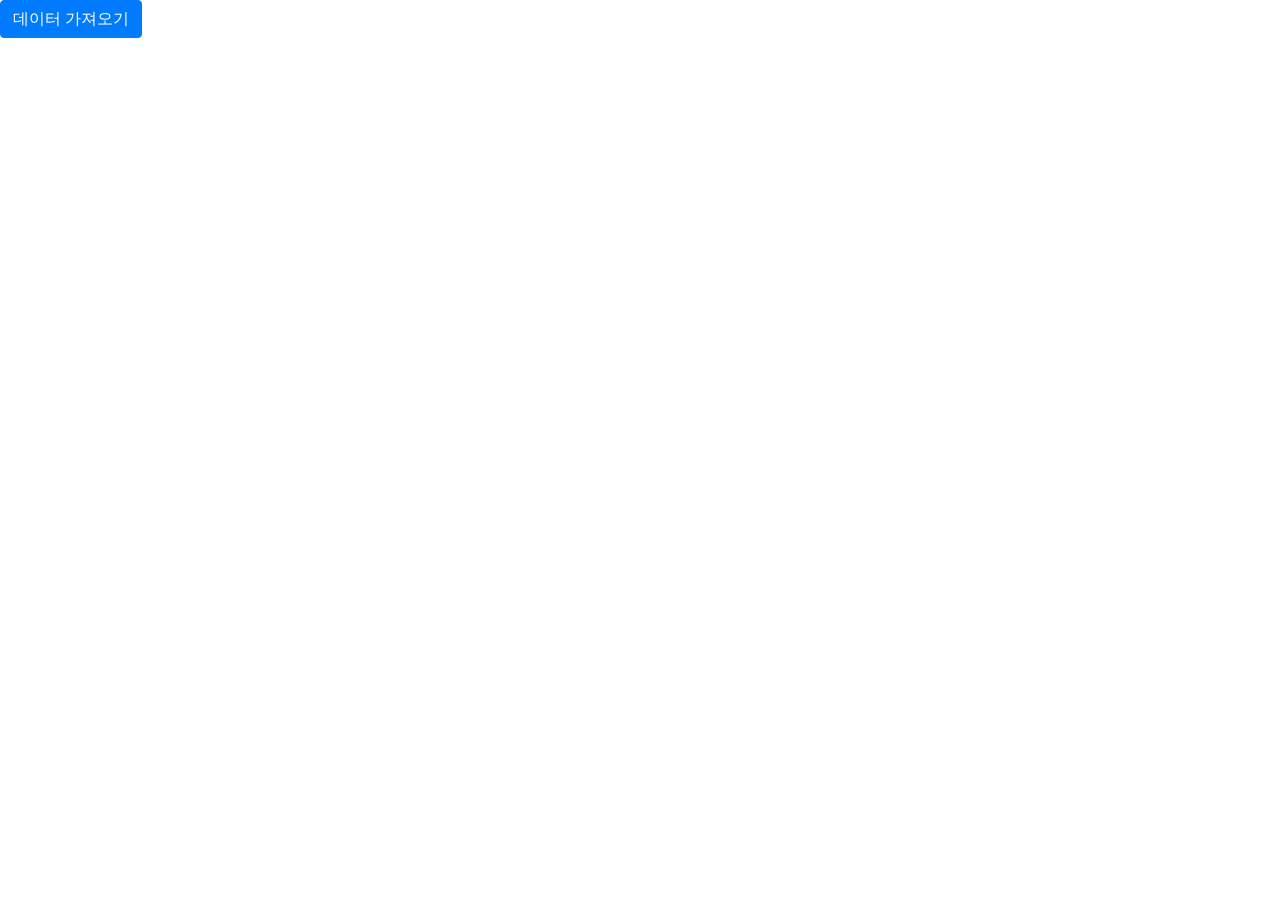
<file: 06.AJAX/02.ajax.html>
<!DOCTYPE html>
<html lang="ko">
<head>
    <meta charset="UTF-8">
    <meta name="viewport" content="width=device-width, initial-scale=1.0">
    <title>AJAX 통신을 해보자</title>
    <link rel="stylesheet" href="../css/bootstrap.min.css">
    <script src="../js/jquery-3.5.1.min.js"></script>
</head>
<body>
    <button class="btn btn-primary" id="btGet">데이터 가져오기</button>
    <script>
        var url = 'http://api.openweathermap.org/data/2.5/weather';
        var data = {id: 1835848,
        appid: '7e9fe622cfa1cb7e7399447de68c392f',
        units: 'metric'
        }
        function onGet(result) {
            console.log(result);
        }
        $("#btGet").click(function() {
            $.get(url, data, onGet);    
        })
        
        
        
        
        //$.get('http://api.openweathermap.com/data/2.5/weather', {id: 1835848, appid: '7e9fe622cfa1cb7e7399447de68c392f', units: 'metric'})
        //function onGet(result) {
        //    console.log(result);
        //}
        //$("#btGet").click(function() {
        //    $.get(url, data, onGet);    
        //})



        //jQuery.get(); = $.get();

        
       // 자기거를 쓰자 -> 7e9fe622cfa1cb7e7399447de68c392f
    </script>
</body>
</html>
</file>
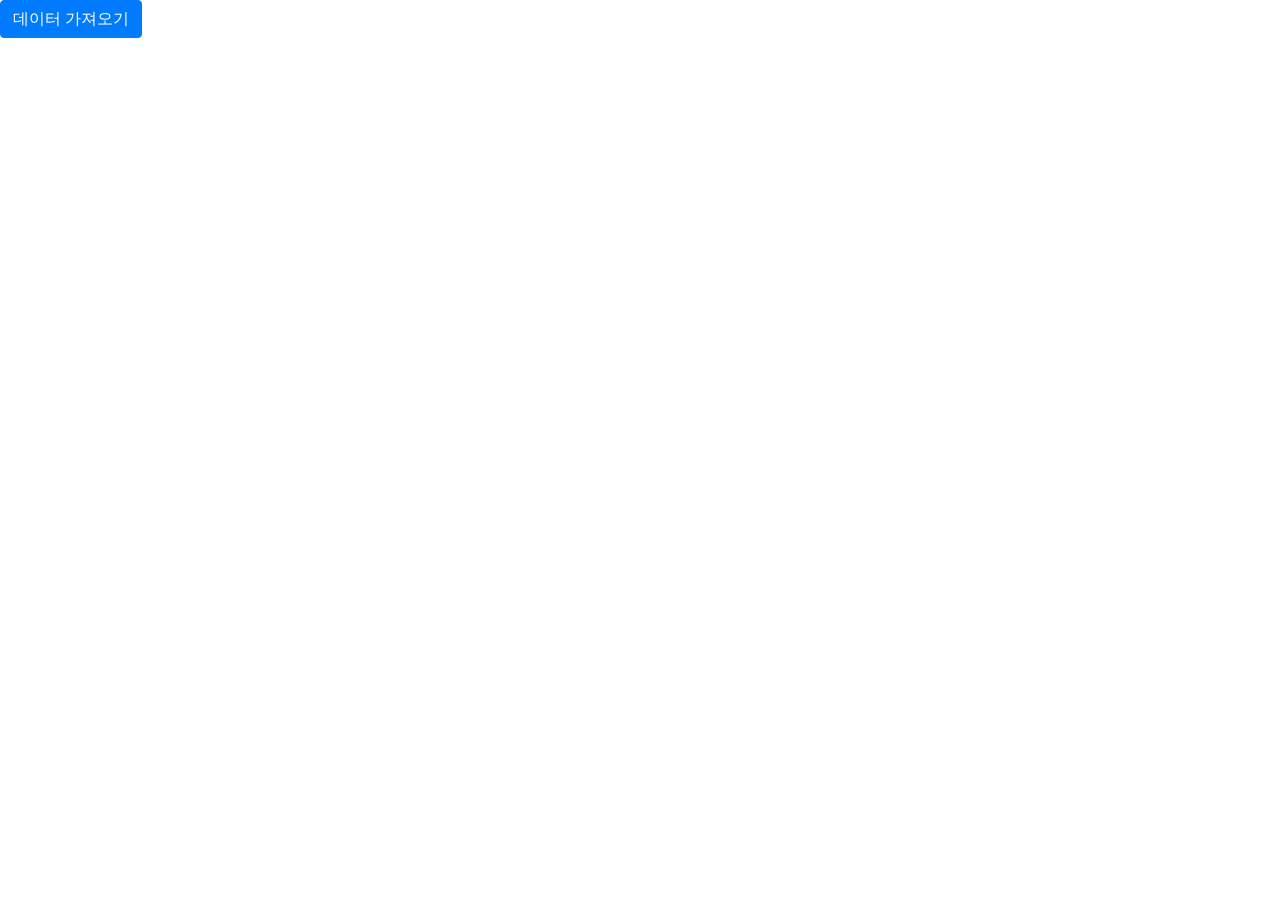
<file: 06.AJAX/06.ajax.html>
<!DOCTYPE html>
<html lang="ko">
<head>
    <meta charset="UTF-8">
    <meta name="viewport" content="width=device-width, initial-scale=1.0">
    <title>AJAX 통신을 해보자</title>
    <link rel="stylesheet" href="../css/bootstrap.min.css">
    <script src="../js/jquery-3.5.1.min.js"></script>
</head>
<body>
    <button class="btn btn-primary" id="btGet">데이터 가져오기</button>
    <script>
        var url = 'http://api.openweathermap.org/data/2.5/weather'
        var data = {id: 1835848,
        appid: '7e9fe622cfa1cb7e7399447de68c392f',
        units: 'metric'
        }
        function onGet(result) {
            console.log(result);
        }
        $("#btGet").click(function() {
            $.get(url, data, onGet);    
        })
        
        
        
        
        //$.get('http://api.openweathermap.com/data/2.5/weather', {id: 1835848, appid: '7e9fe622cfa1cb7e7399447de68c392f', units: 'metric'})
        //function onGet(result) {
        //    console.log(result);
        //}
        //$("#btGet").click(function() {
        //    $.get(url, data, onGet);    
        //})



        //jQuery.get(); = $.get();

        
       // 자기거를 쓰자 -> 7e9fe622cfa1cb7e7399447de68c392f
    </script>
</body>
</html>
</file>
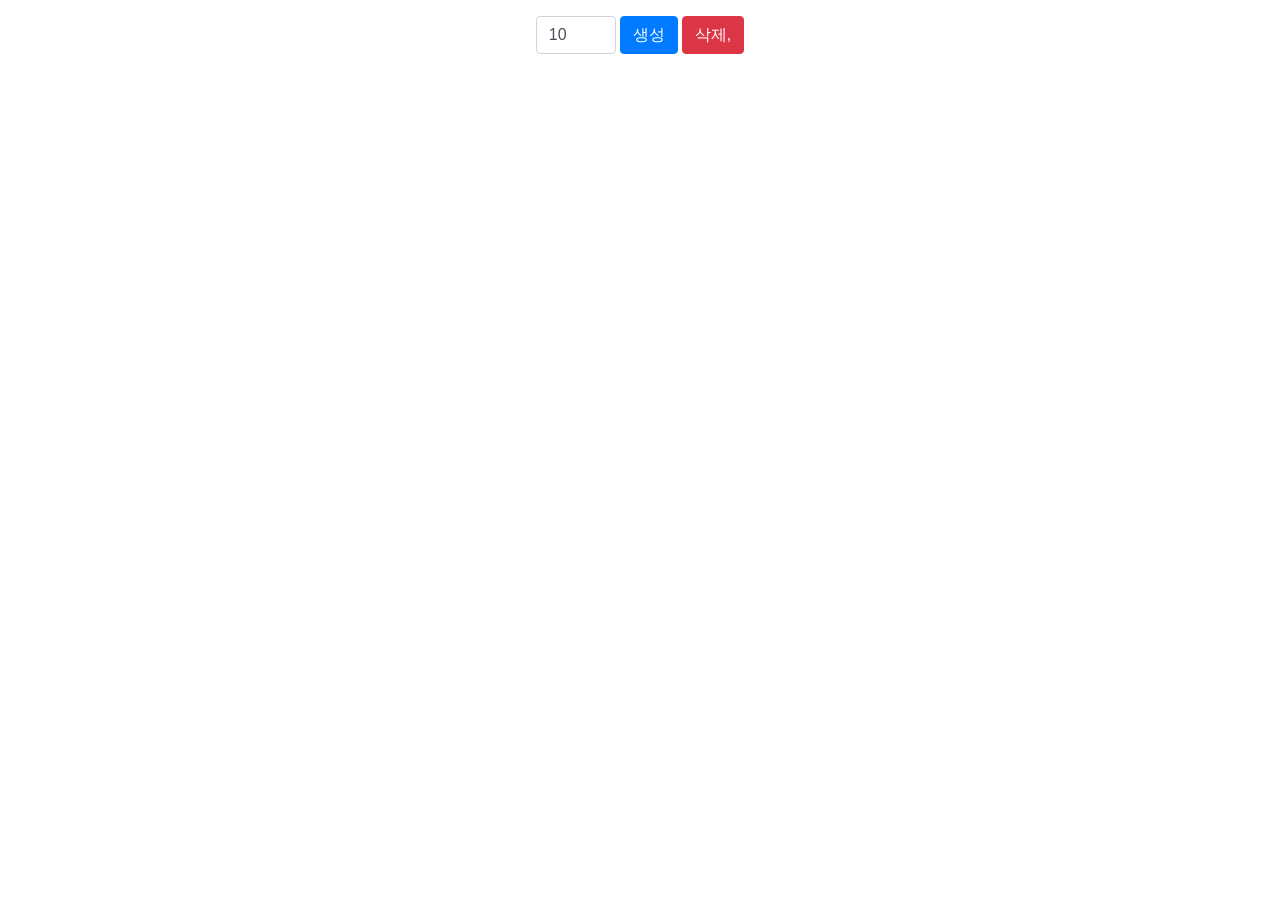
<file: html/03.dom.html>
<!DOCTYPE html>
<html lang="ko">
<head>
	<meta charset="UTF-8">
	<meta name="viewport" content="width=device-width, initial-scale=1.0">
	<title>AJAX/JSON/DOM</title>
	<link rel="stylesheet" href="../css/bootstrap.min.css">
	<link rel="stylesheet" href="../css/dom.css">
	<script src="../js/jquery-3.5.1.min.js"></script>
</head>
<body>
	<div class="py-3 form-inline justify-content-center">
		<input type="number" name="cnt" class="form-control mr-1" style="width: 80px;" value="10">
		<button class="btn btn-primary mr-1" id="btCreate">생성</button>
		<button class="btn btn-danger" id="btReset">삭제,</button>
	</div>
	<div class="wrapper">

	</div>
	<script src="../js/dom1.js"></script>
</body>
</html>
</file>
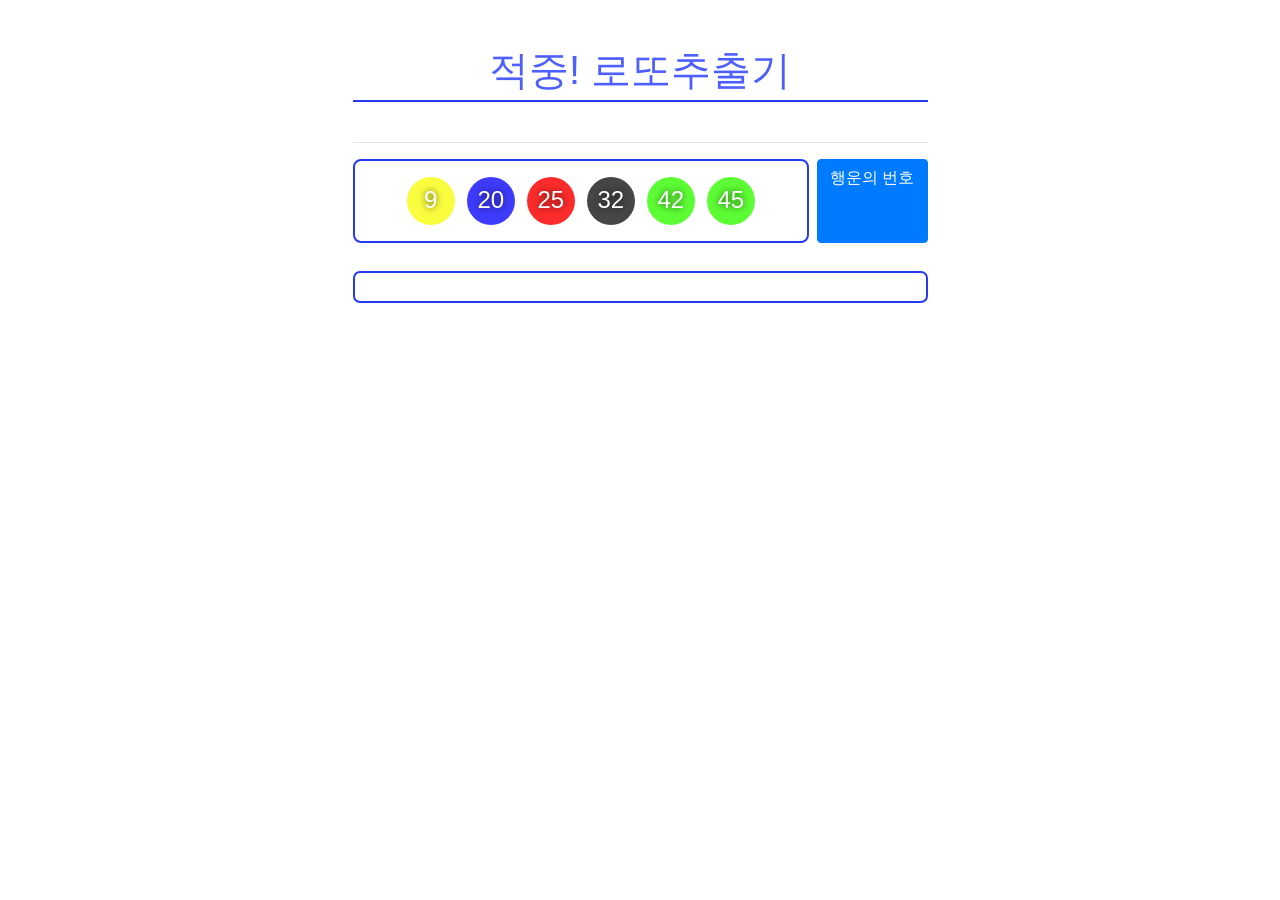
<file: html/04.lotto.html>
<!DOCTYPE html>
<html lang="ko">
<head>
	<meta charset="UTF-8">
	<meta name="viewport" content="width=device-width, initial-scale=1.0">
	<title>로또 번호 추출기</title>
	<link rel="stylesheet" href="../css/reset.css">
	<link rel="stylesheet" href="../css/bootstrap.min.css">
	<link rel="stylesheet" href="../css/lotto.css">
	<script src="../js/jquery-3.5.1.min.js"></script>
	<script src="../js/lodash.min.js"></script>
</head>
<body>
	<div class="wrapper">
		<h1 class="title">적중! 로또추출기</h1>
		<hr>
		<div class="result-wrapper">
			<div class="result-wrap">
				<div class="number yellow">9</div>
				<div class="number blue">20</div>
				<div class="number red">25</div>
				<div class="number gray">32</div>
				<div class="number green">42</div>
				<div class="number green">45</div>
			</div>
			<butoon class="btn btn-primary" id="btLucky">
				행운의 번호
			</butoon>
		</div>
		<div class="history-wrapper">
			<div class="history">
				<!-- <div class="number yellow">9</div>
				<div class="number blue">20</div>
				<div class="number red">25</div>
				<div class="number gray">32</div>
				<div class="number green">42</div>
				<div class="number green">45</div> -->
			</div>
		</div>
	</div>
	<script src="../js/lotto.js"></script>
</body>
</html>
</file>
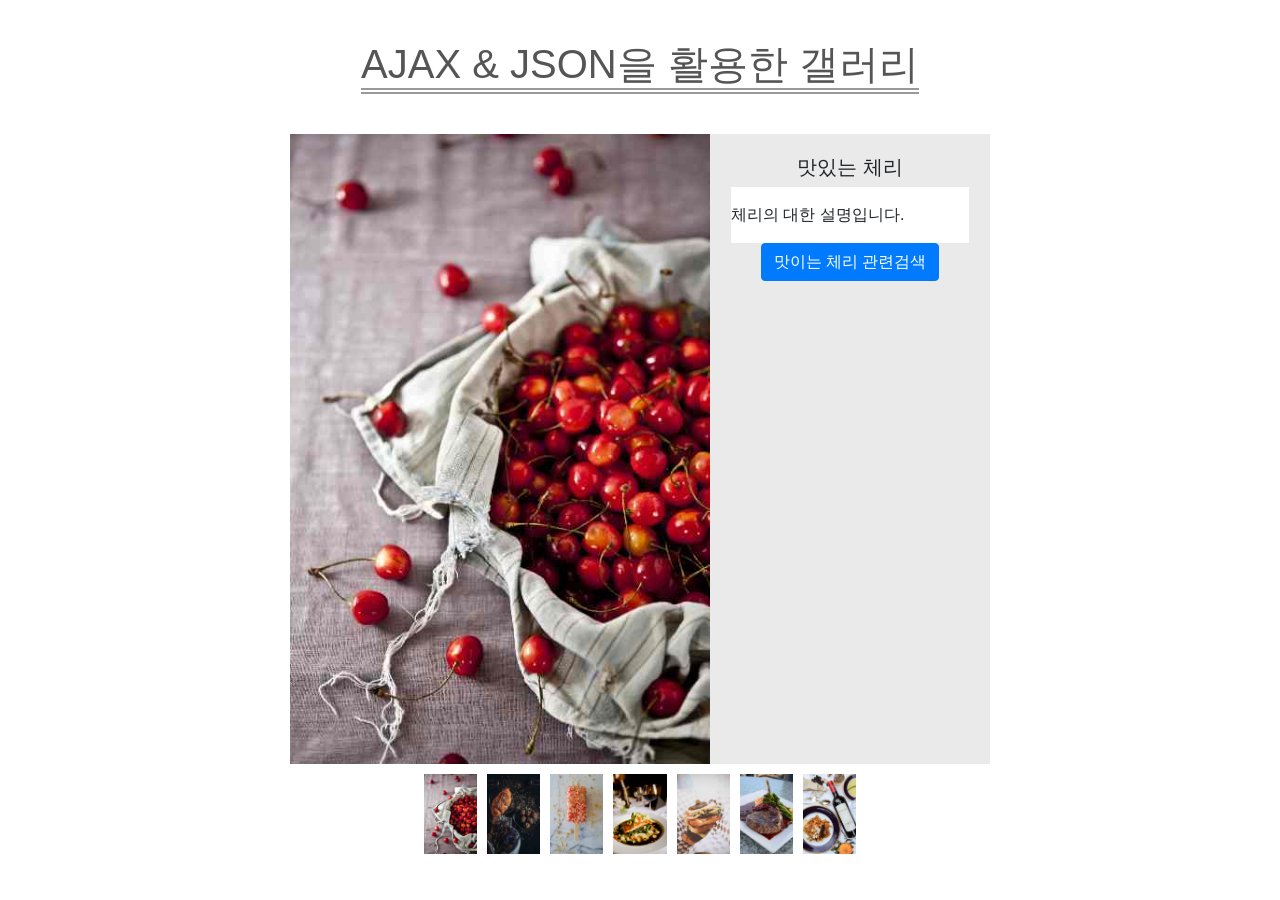
<file: html/05.ajax-review.html>
<!DOCTYPE html>
<html lang="ko">
<head>
    <meta charset="UTF-8">
    <meta name="viewport" content="width=device-width, initial-scale=1.0">
    <title>gallery - ajax/json</title>
    <link rel="stylesheet" href="../css/bootstrap.min.css">
    <link rel="stylesheet" href="../css/ajax-review.css">
    <script src="../js/jquery-3.5.1.min.js"></script>
</head>
<body>
    <div class="wrapper">
        <h1 class="title">AJAX & JSON을 활용한 갤러리</h1>
        <div class="show-wrapper">
            <div class="img-wrap">
                <img src="../img/cherries.jpg" alt="맛있는 체리" class="w-100">
            </div>
            <div class="info-wrap">
                <h3 class="title">맛있는 체리</h3>
                <div class="summary">체리의 대한 설명입니다.</div>
                <a href="#" class="search btn btn-primary" target="_blank">맛이는 체리 관련검색</a>
            </div>
        </div>
        <div class="thumb-wrapper">
            
        </div>
    </div>

    <script src="../js/ajax-review.js"></script>
</body>
</html>
</file>
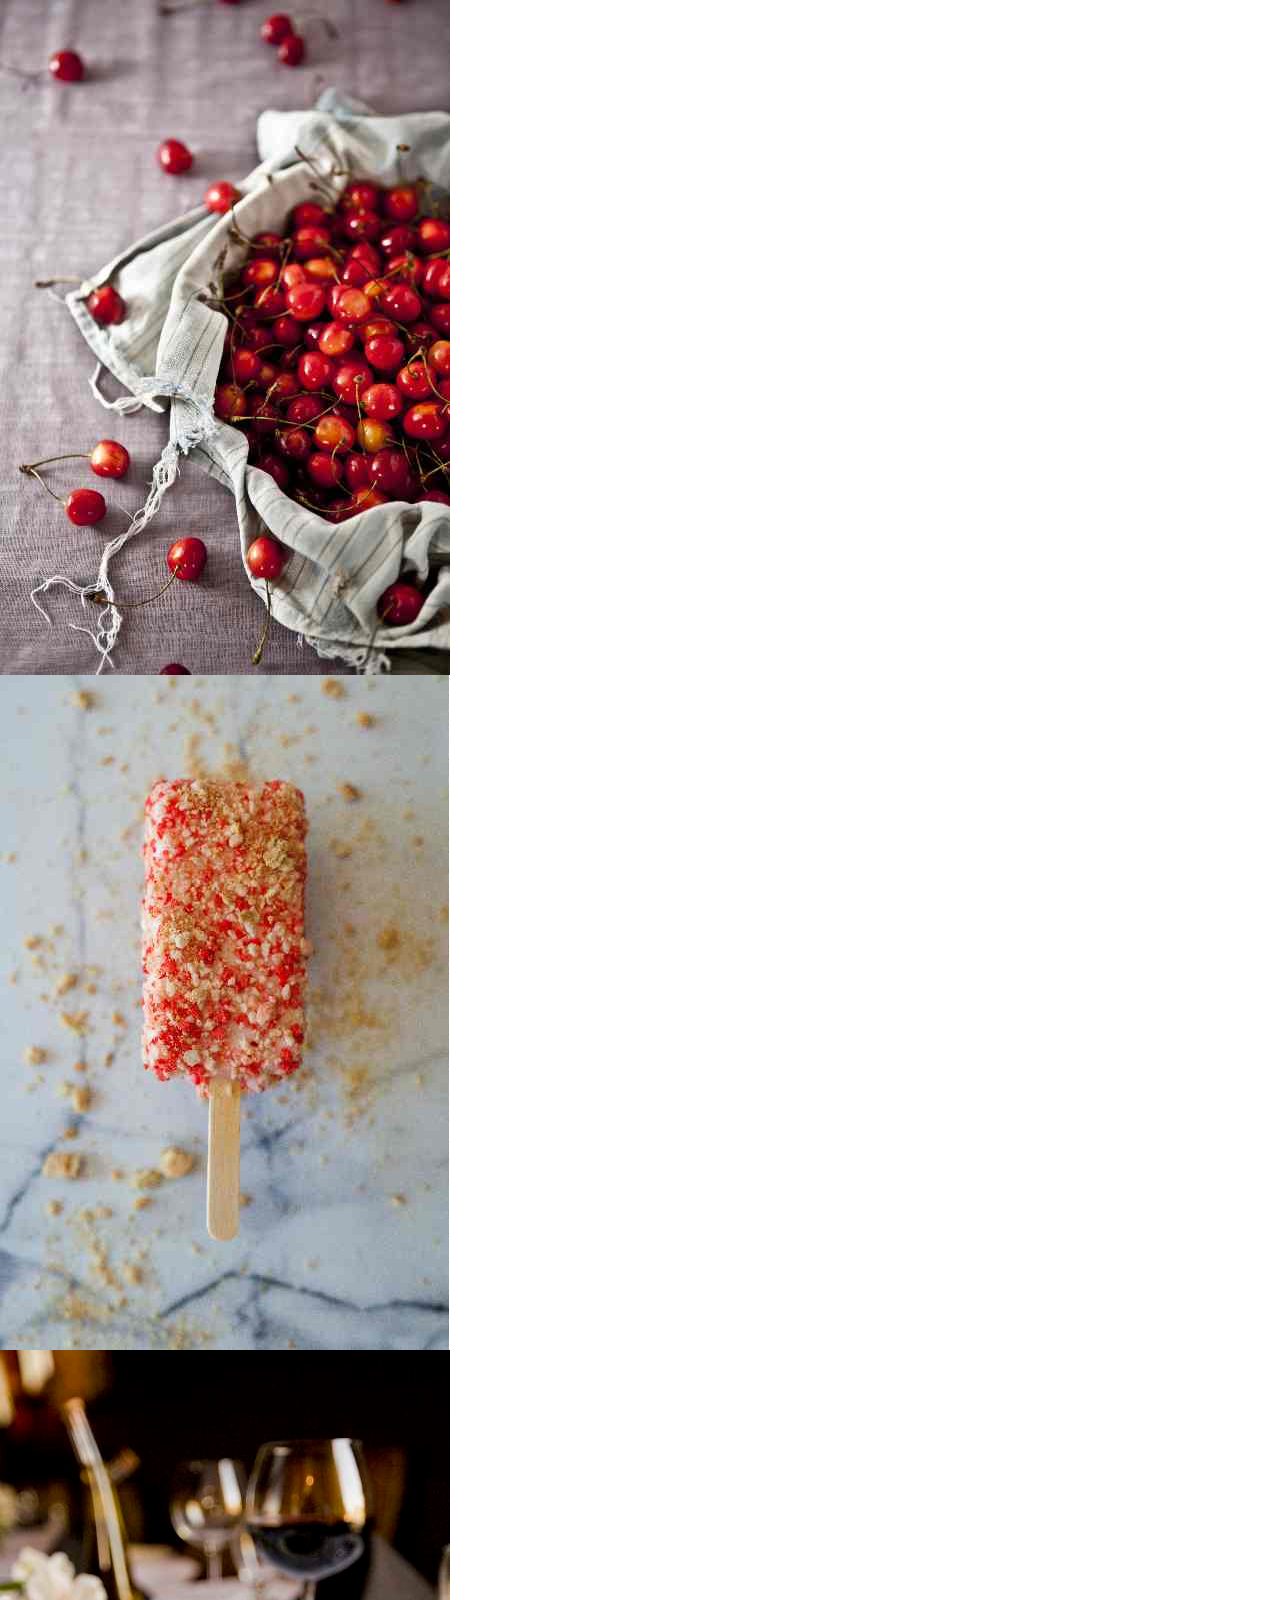
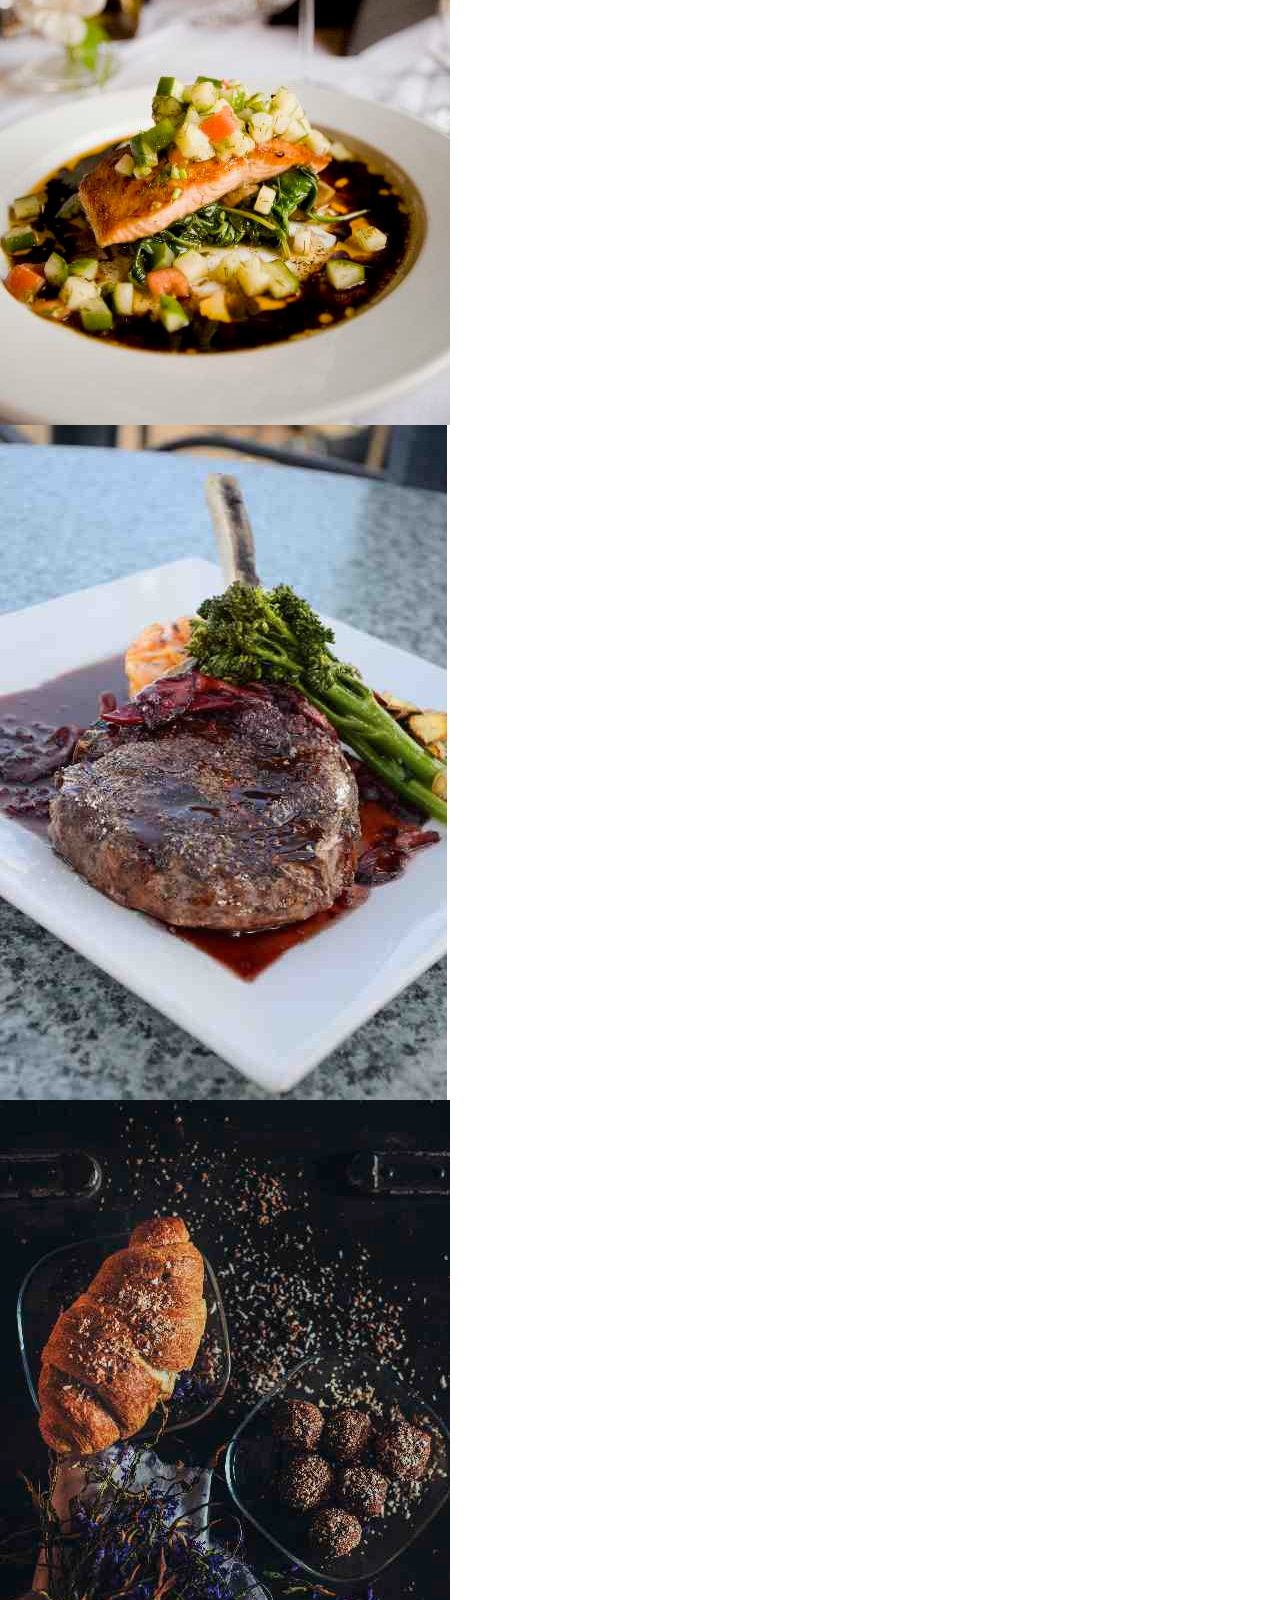
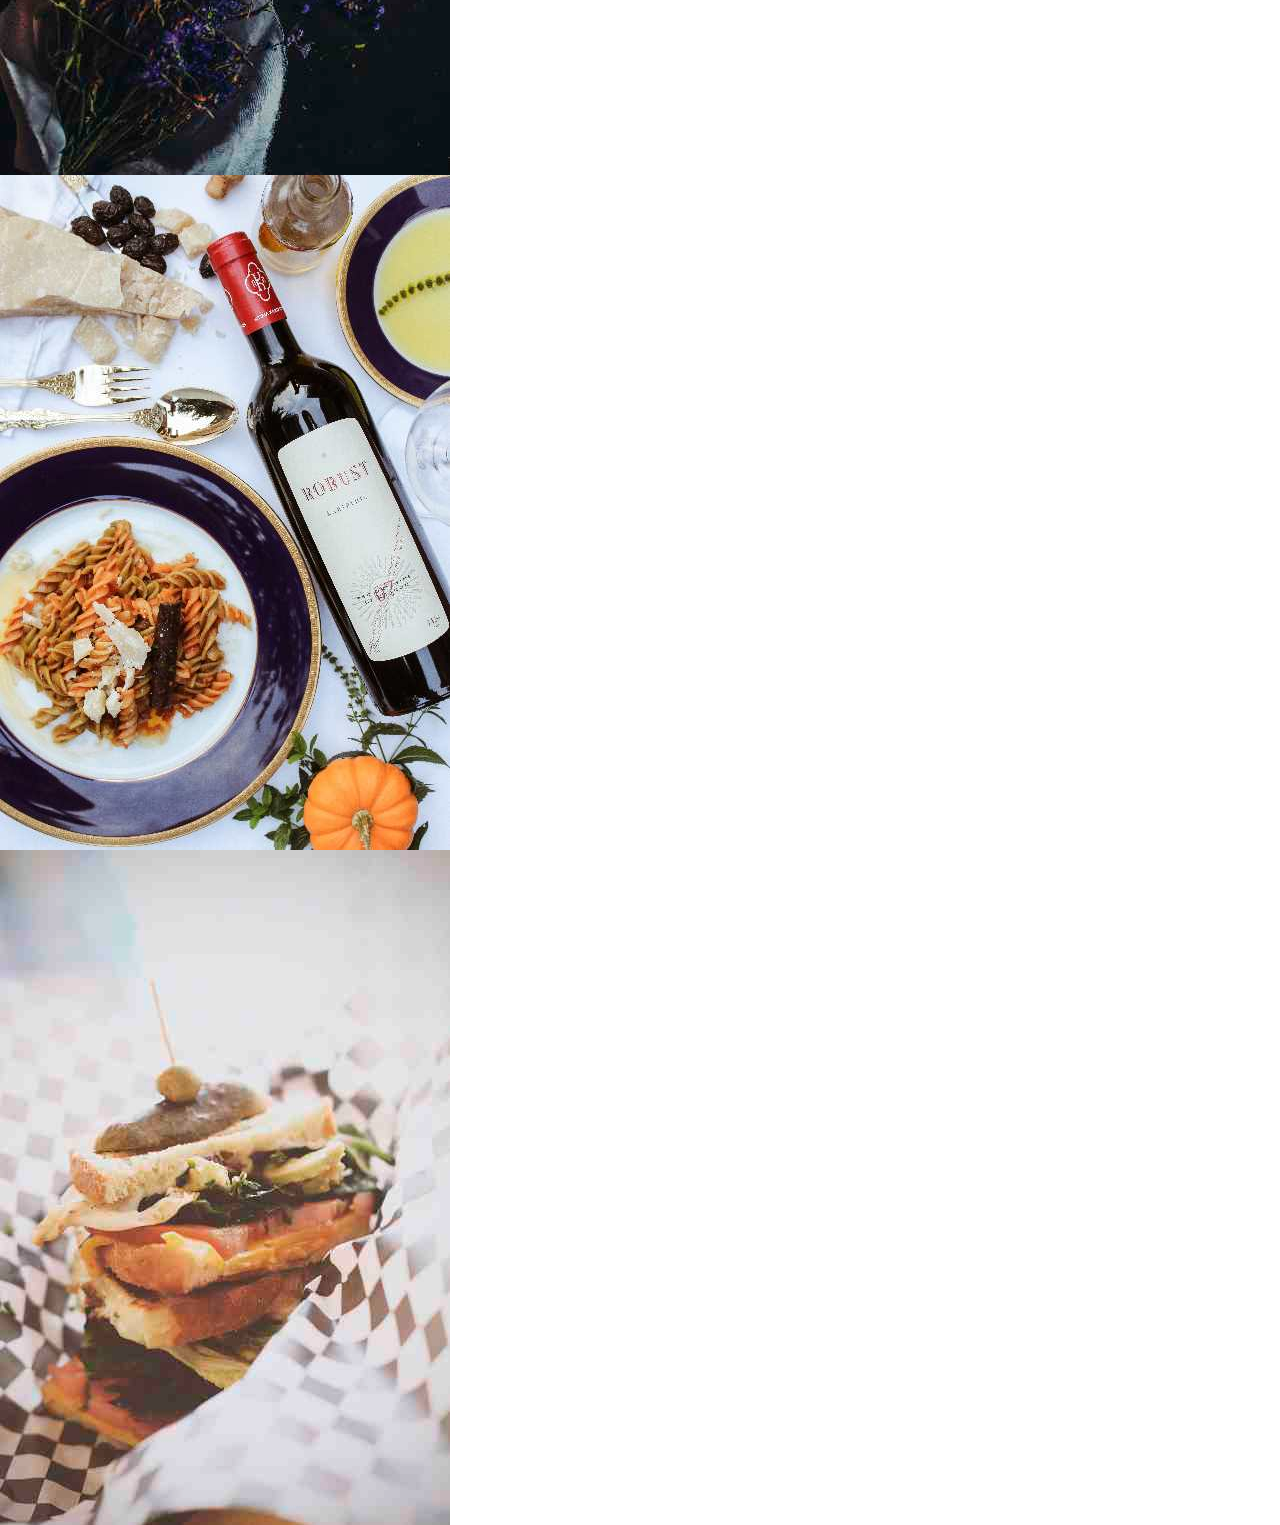
<file: html/07-1.slide-swiper.html>
<!DOCTYPE html>
<html lang="ko">
<head>
	<meta charset="UTF-8">
	<meta name="viewport" content="width=device-width, initial-scale=1.0">
	<title>다목적 slide</title>
	<link rel="stylesheet" href="../css/all.min.css">
	<link rel="stylesheet" href="../css/reset.css">
	<link rel="stylesheet" href="../css/swiper-bundle.min.css">
	<script src="../js/jquery-3.5.1.min.js"></script>
	<script src="../js/swiper-bundle.min.js"></script>
</head>
<body>
	<div class="jang-slide wrapper-md">
		<div class="slide-stage wrapper">
			<div class="slide-wrapper">
				<div class="slide">
					<img src="../img/cherries.jpg" alt="슬라이드" class="w-100">
				</div>
				<div class="slide">
					<img src="../img/popsicle.jpg" alt="슬라이드" class="w-100">
				</div>
				<div class="slide">
					<img src="../img/salmon.jpg" alt="슬라이드" class="w-100">
				</div>
				<div class="slide">
					<img src="../img/steak.jpg" alt="슬라이드" class="w-100">
				</div>
				<div class="slide">
					<img src="../img/croissant.jpg" alt="슬라이드" class="w-100">
				</div>
				<div class="slide">
					<img src="../img/wine.jpg" alt="슬라이드" class="w-100">
				</div>
				<div class="slide">
					<img src="../img/sandwich.jpg" alt="슬라이드" class="w-100">
				</div>
			</div>
		</div>
		<div class="bt-slide bt-prev"><!-- 〈 --></div>
		<div class="bt-slide bt-next"><!-- 〉 --></div>
		<div class="pager-wrapper">
				<!-- <span class="pager active">●</span>
				<span class="pager">●</span>
				<span class="pager">●</span> -->
		</div>
	</div>
	<script>
		var swiper = new Swiper('.swiper-container', {
     	slidesPerView: 4,
    	spaceBetween: 30,
    	pagination: {
        el: '.swiper-pagination',
        clickable: true,
     	},
    });
	</script>
</body>
</html>
</file>
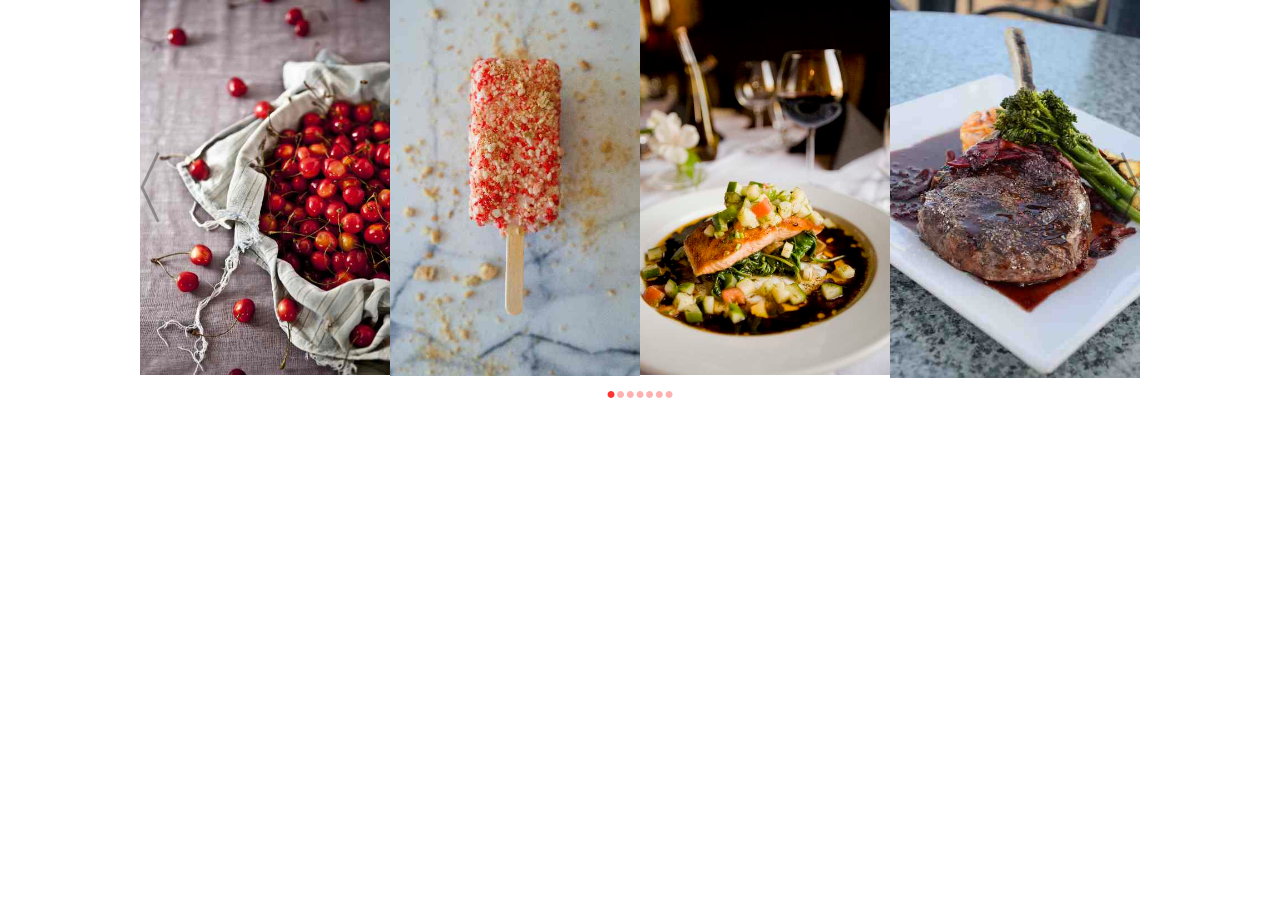
<file: html/07.jang-slide.html>
<!DOCTYPE html>
<html lang="ko">
<head>
	<meta charset="UTF-8">
	<meta name="viewport" content="width=device-width, initial-scale=1.0">
	<title>다목적 slide</title>
	<link rel="stylesheet" href="../css/all.min.css">
	<link rel="stylesheet" href="../css/reset.css">
	<link rel="stylesheet" href="../css/jang-slide.css">
	<script src="../js/jquery-3.5.1.min.js"></script>
</head>
<body>
	<div class="jang-slide wrapper-md">
		<div class="slide-stage wrapper">
			<div class="slide-wrapper">
				<div class="slide">
					<img src="../img/cherries.jpg" alt="슬라이드" class="w-100">
				</div>
				<div class="slide">
					<img src="../img/popsicle.jpg" alt="슬라이드" class="w-100">
				</div>
				<div class="slide">
					<img src="../img/salmon.jpg" alt="슬라이드" class="w-100">
				</div>
				<div class="slide">
					<img src="../img/steak.jpg" alt="슬라이드" class="w-100">
				</div>
				<div class="slide">
					<img src="../img/croissant.jpg" alt="슬라이드" class="w-100">
				</div>
				<div class="slide">
					<img src="../img/wine.jpg" alt="슬라이드" class="w-100">
				</div>
				<div class="slide">
					<img src="../img/sandwich.jpg" alt="슬라이드" class="w-100">
				</div>
			</div>
		</div>
		<div class="bt-slide bt-prev"><!-- 〈 --></div>
		<div class="bt-slide bt-next"><!-- 〉 --></div>
		<div class="pager-wrapper">
				<!-- <span class="pager active">●</span>
				<span class="pager">●</span>
				<span class="pager">●</span> -->
		</div>
	</div>
	<script src="../js/jang-slide.js"></script>
</body>
</html>
</file>
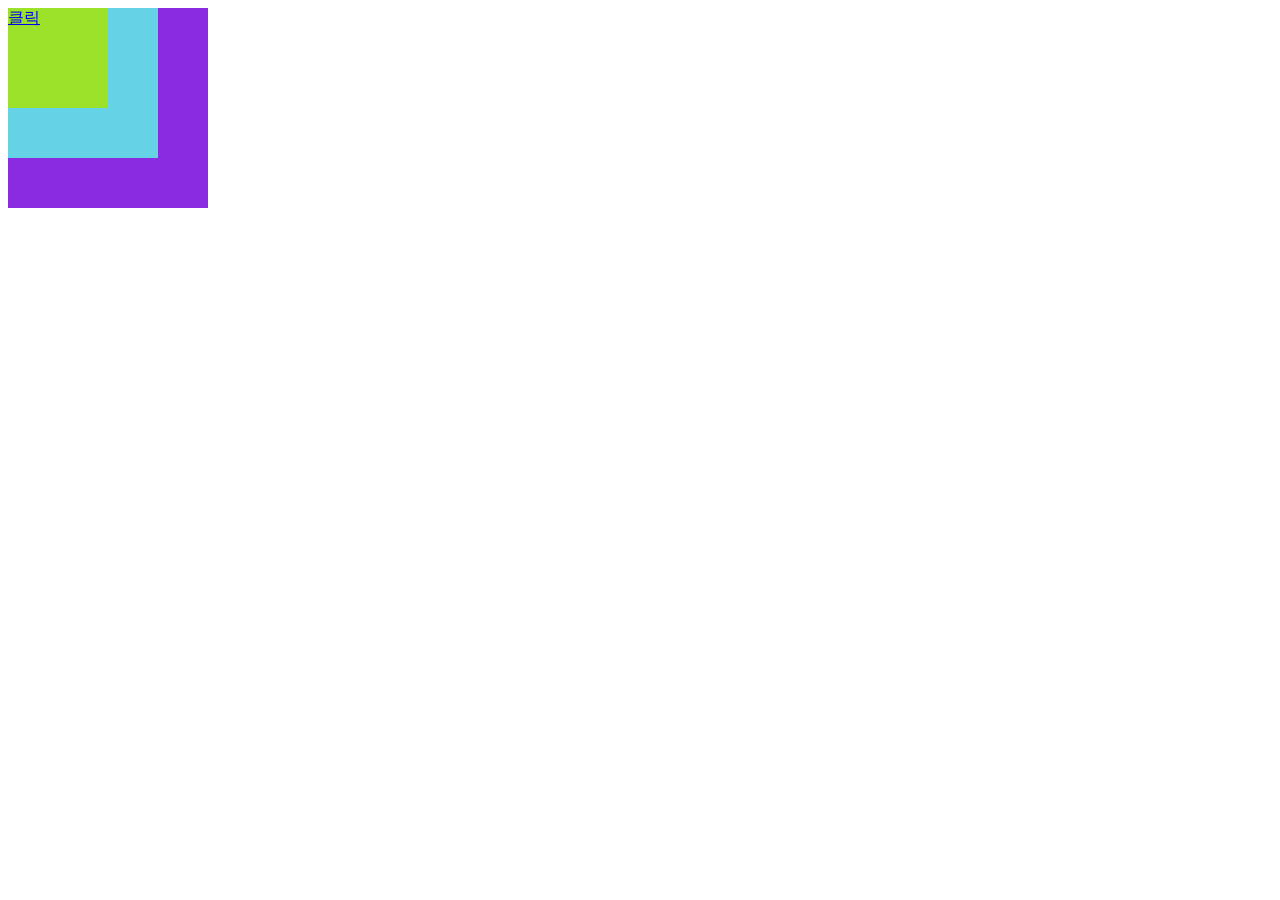
<file: html/10.event-bubble.html>
<!DOCTYPE html>
<html lang="ko">
<head>
	<meta charset="UTF-8">
	<meta name="viewport" content="width=device-width, initial-scale=1.0">
	<title>Event Bubbling</title>
	<style>
		.wrapper {width: 200px; height: 200px; background-color: blueviolet;}
		.wrap {width: 150px; height: 150px; background-color: #65d2e6;}
		.box {width: 100px; height: 100px; background-color: #9ce22b;}
	</style>
	<script src="../js/jquery-3.5.1.min.js"></script>
</head>
<body>
	<div class="wrapper">
		<div class="wrap">
			<div class="box">
				<a href="//naver.com" class="link">클릭</a>
			</div>
		</div>
	</div>
	<script>
		$(".wrapper").click(function(e){
			console.log(".wrapper");
		});
		$(".wrap").click(function(e){
			e.stopPropagation();
			console.log(".wrap");
		});
		$(".box").click(function(e){
			e.stopPropagation();
			console.log(".box");
		});
		$(".link").click(function(e){
			e.stopPropagation();
			e.preventDefault();
			console.log(".link");
		});
	</script>
</body>
</html>
</file>
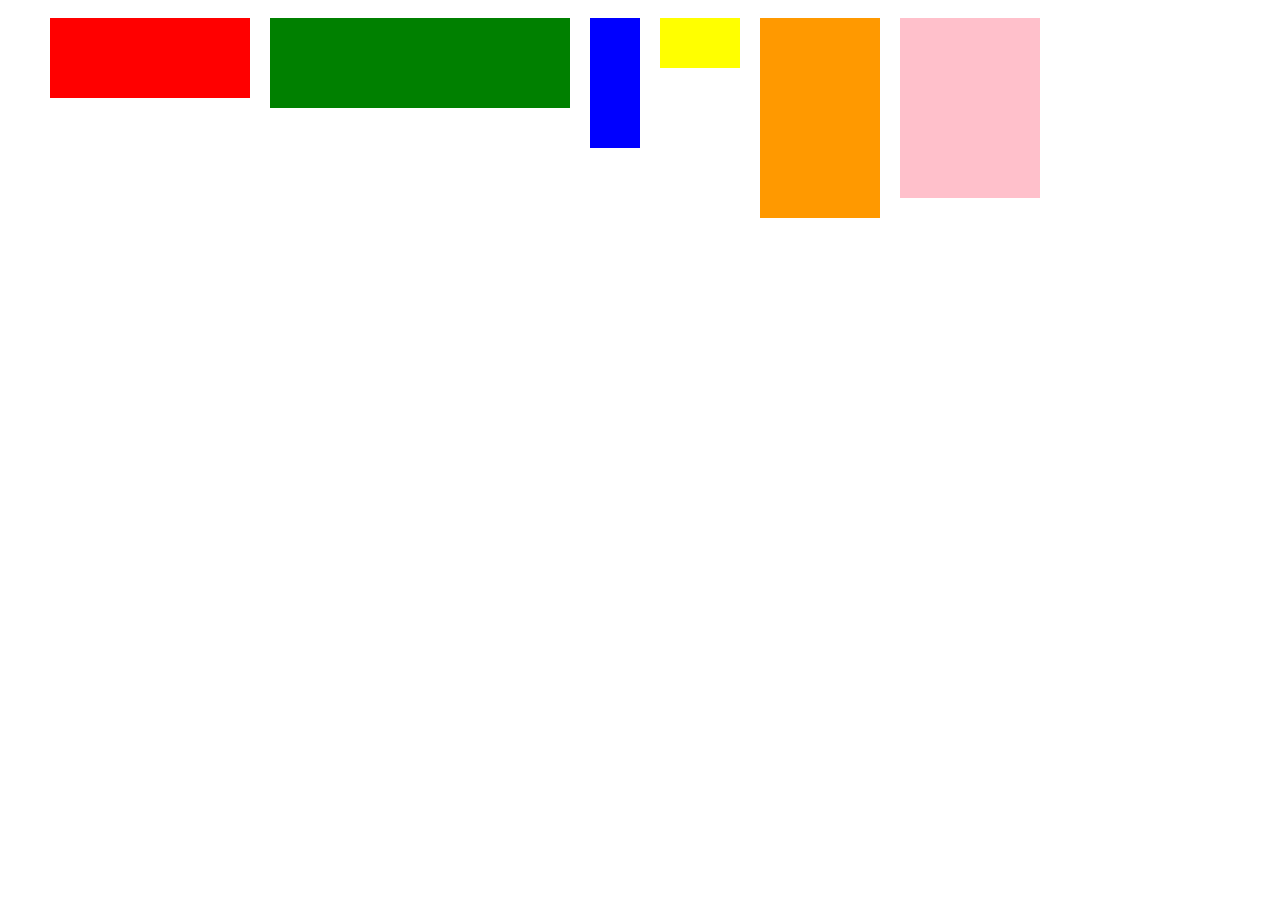
<file: html/11.each.html>
<!DOCTYPE html>
<html lang="ko">
<head>
	<meta charset="UTF-8">
	<meta name="viewport" content="width=device-width, initial-scale=1.0">
	<title>jQuery each</title>
	<script src="../js/jquery-3.5.1.min.js"></script>
	<style>
		.box-wrap {display: flex; max-width: 1200px; margin: auto;}
		.box {margin: 10px;}
	</style>
</head>
<body>
	<div class="box-wrap">
		<div class="box" data-color="red" data-width="200" data-height="80"></div>
		<div class="box" data-color="green" data-width="300" data-height="90"></div>
		<div class="box" data-color="blue" data-width="50" data-height="130"></div>
		<div class="box" data-color="yellow" data-width="80" data-height="50"></div>
		<div class="box" data-color="#f90" data-width="120" data-height="200"></div>
		<div class="box" data-color="pink" data-width="140" data-height="180"></div>
	</div>
	<script>
		$(".box").each(function(i){
			var color = $(this).data('color');
			var width = $(this).data('width');
			var height = $(this).data('height');
			$(this).css({
				"width": width+"px",
				"height": height+"px",
				"background-color": color
			});
		});
	</script>
</body>
</html>
</file>
<file: css/index.css>
/************ 공통사항 *************/
@import url('https://fonts.googleapis.com/css2?family=DM+Serif+Display&family=Noto+Sans&family=Overpass:wght@100;200;300;400;600&display=swap'); 
/* 
font-family: 'DM Serif Display', serif;
font-family: 'Noto Sans', sans-serif;
font-family: 'Overpass', sans-serif;
*/
* {box-sizing: border-box;}
html, body {font-family: 'Noto Sans', sans-serif; font-size: 14px; line-height: 0.95; height: 10000px;}
b, strong {font-weight: bold;}
body.hide {padding-right: 17px; height: 100vh; overflow: hidden;}
.wrapper-mid {max-width: 1300px; margin: auto;}
.wrapper {max-width: 1200px; margin: auto;}
a:link, a:visited, a:active, a:hover {color: inherit; text-decoration: none;}
.w-100 {width: 100%;}
.mw-100 {max-width: 100%;}
.rel {position: relative;}
.abs {position: absolute;}
.tc {text-align: center;}
.tl {text-align: left;}
.tr {text-align: right;}

.hover-line {display: inline-block;}
.hover-line::after {display: block; content: ""; border-top: 1px solid #111; margin-top: 0.25em; transition: all 0.3s; transform: scaleX(0); transform-origin: left;}
.hover-line:hover::after {transform: scaleX(1); /* transform-origin: right; */}

.bold {font-weight: bold; cursor: pointer;}
.bold:hover {color: #ba7a2d;}

.red {color: red;}
.input-default {display: block; width: 100%; border: 1px solid #cbcbcb; padding: 1em;}

.bt-blue {width: 100%; text-align: center; background-color: #293355; font-weight: bold; color: #f9f9f9; padding: 1.125em 0; border: none; transition: all 0.3s; display: block;}
.bt-blue:hover {background-color: #fff; color: #293355; box-shadow: 0 0.25em 0.5em rgba(0,0,0,.3);}

.bt-white {width: 100%; text-align: center; background-color: #fff; font-weight: bold; color: #293355; padding: 1.125em 0; border: none; transition: all 0.3s; box-shadow: 0 0.25em 0.5em rgba(0,0,0,.3); display: block;}
.bt-white:hover {background-color: #293355; color: #f9f9f9}

.bt-border {border: 1px solid #111; box-shadow: none;}

h2.title-main {font-family: 'DM Serif Display', serif; font-size: 2.5em; letter-spacing: 0.05em; margin-bottom: 0.75em;}

.title-link {color: #ba7a2d; text-transform: uppercase;}

.star {padding: 0.5em 0; display: inline-block; position: relative; overflow: hidden;}
.star > .mask {width: 100%; height: 100%; background-color: #eaeaea; position: absolute; top: 0; left: 0;}
.star > i { color :#aaa;}
.star > i.active {color: #ba7a2d;}

.prd {user-select: none; background-color: #fff; padding: 0 1em; position: relative;}
.prd .img-wrap {position: relative;}
.prd .img-wrap:hover .img-front {opacity: 0;}
.prd .img-wrap > .img-front {position: absolute; top: 0; left: 0; transition: all 0.5s; height: 100%;}
.prd .img-wrap .bt-white {width: 70%; padding: 1.5em 0; left: 15%; bottom: 10%; position: absolute; box-shadow: none; opacity: 0; transition: all 0.3s;}
.prd:hover .img-wrap .bt-white {opacity: 1;}
.prd:hover .quick-wrap {opacity: .6;}
.prd .title-wrap {display: flex; justify-content: space-between; padding: 1em 0;}
.prd .title-wrap .title {font-weight: bold;}
.prd .title-wrap .bt-like {cursor: pointer;}
.prd .choice-wrap {display: flex; margin: 0.5em 0;}
.prd .choice-wrap .choice {position: relative; margin-right: 0.5em; cursor: pointer;}
.prd .choice-wrap .choice > :first-child {width: 32px; height: 32px; border-radius: 50%; overflow: hidden;  border: 2px solid #fff; transition: all 0.5s;}
.prd .choice-wrap .choice.active > :first-child {border: 2px solid #333;}
.prd .choice-wrap .choice .popper {position: absolute; left: 50%; transform: translateX(-50%); background-color: #293356; color: #f9f9f9; font-size: 0.875em; font-weight: bold; z-index: 3; padding: 0.5em; top: -3em; opacity: 0; transition: all 0.3s; visibility: hidden;}
.prd .choice-wrap .choice .popper::after {display: block; content: ""; width: 8px; height: 8px; transform: rotate(45deg) translateX(-50%); background-color: #293356; position: absolute; left: 50%; bottom: -6px;}

.prd .choice-wrap .choice:hover .popper {opacity: 1; visibility: visible;}

.prd .content-wrap {font-weight: bold; margin: 1em 0;}
.prd .price-wrap {font-weight: bold; margin: 1em 0; color: #ba7a2d;}
.prd .star-wrap {margin: 1em 0; display: flex; justify-content: space-between; align-items: center;}
.prd .star-wrap .bt-more {font-size: 0.75em; color: #777;}
.prd .star > .mask {background-color: #fff;}

.prd .icon-wrap {position: absolute; z-index: 5; top: 1em; left: 2em; display: flex; flex-direction: column; justify-content: flex-start; align-items: flex-start; font-size: 0.875em;}
.prd .discount {background-color: #ba7a2d; color: #f9f9f9; font-weight: bold; padding: 0.75em; margin-bottom: 0.5em; border-radius: 0.25em;}
.prd .icon {color: #f9f9f9; font-weight: bold; padding: 0.75em; margin-bottom: 0.5em; border-radius: 0.25em;}

.prd .quick-wrap {position: absolute; z-index: 5; top: 1em; right: 2em; padding: 0.75em; color: #f9f9f9; opacity: 0; background-color: #000; border-radius: 0.25em; font-size: 0.875em; cursor: pointer; display: flex; align-items: center; transition: all 0.3s; overflow: hidden;}
.prd .quick-wrap i {display: inline-block;}
.prd .quick-wrap span {display: inline-block; transition: all 0.3s; white-space: nowrap; position: absolute; opacity: 0; right: 0.75em;}
.prd .quick-wrap:hover {padding-right: 6.5em;}
.prd .quick-wrap:hover span {opacity: 1;} 



/************ .header-wrapper *************/
.header-wrapper {color: #333;}
.header-wrapper .cart-cnt {background-color: #ba7a2d; color: #f9f9f9; font-size: 0.625em; position: absolute; bottom: -0.3em; left: 50%; transform: translateX(-50%); padding: 0.125em 0.25em; border-radius: 0.25em;}

.top-wrapper {background-color: #293356; color: #f9f9f9; font-family: 'Overpass', sans-serif; padding: 1em 0; }
.top-wrapper .top-wrap {display: flex; justify-content: flex-start; align-items: center;}
.top-wrapper .top-wrap .icon-earth {margin-right: 0.5em;}
.top-wrapper .top-wrap .icon-down {margin-right: 1.5em; cursor: pointer;}
.top-wrapper .top-wrap .event {margin-left: auto; margin-right: 1em;}
.top-wrapper .top-wrap .notice {font-weight: 100;}

.trans-wrapper {position: absolute; top: 2.5em; color: #111; display: flex; user-select: none; z-index: 100;
	background-color: #fff; padding: 0.5em 0; box-shadow: 0 .25em .5em rgba(0,0,0,0.3);}
.trans-wrapper > .trans-bg {width: 100%; height: 100vh; position: fixed; top: 0; left: 0;}
.trans-wrapper > div:not(.line) {display: flex; align-items: center; padding: 0 1.5em; position: relative;}
.trans-wrapper > div:not(.line) > * {padding: 0 0.325em;}
.trans-wrapper > div.line {width: 0; border-left: 1px solid #ccc;}
.trans-wrapper .flag, .trans-wrapper .flag-now {width:1.125em; height: 1.125em; background-position: center; background-size: auto 100%; border-radius: 50%;}
.trans-wrapper .bt-down {color: #444; cursor: pointer;}
.trans-wrapper .bt-down:hover {color: #999;}

.trans-wrapper > div:not(.line) > ul {width: 100%; position: absolute; background-color: #fff; top: 1.75em; left: 0; padding: 0.5em; text-align: center; box-shadow: 0 .25em .5em rgba(0,0,0,0.3);}
.trans-wrapper > div:not(.line) > ul > li {padding: 0.5em; display: flex; justify-content: center; align-items: center; cursor: pointer;}
.trans-wrapper > div:not(.line) > ul > li.title {font-size: 0.875em;}
.trans-wrapper > div:not(.line) > ul > li > .flag {margin-right: 1em;}
.trans-wrapper > div:not(.line) > ul > li > span.active {border-bottom: 1px solid #111;}

.modal-navi .trans-wrapper {font-family: 'Overpass', sans-serif; position: static; box-shadow: none; margin-top: 2em; justify-content: center;}
.modal-navi .trans-wrapper > div:not(.line) > ul {box-shadow: none; border: 1px solid #eaeaea;}
.modal-navi .trans-wrapper > div:not(.line) > ul > li:last-child {border-bottom: none;}

/************ .logo-wrapper *************/
.logo-wrapper {display: flex; align-items: center; padding: 1.25em 0; z-index: 99; width: 100%; top: 0; left: 0; background-color: #fff;}
.logo-wrapper .logo-wrap {margin-right: auto;}
.logo-wrapper .bars {font-size: 2em; margin-right: 1em; cursor: pointer; display: none;}
.logo-wrapper .bars:hover {color: #454e5f;}
.logo-wrapper .link-wrap {display: flex; align-items: center;}
.logo-wrapper .event {border: 1px solid #ba7a2d; color: #ba7a2d; padding: 0.5em 3em; 
	text-align: center; line-height: 1.325; margin-right: 1.5em;}
.logo-wrapper .event > :first-child {font-weight: bold; letter-spacing: 0.2em;}
.logo-wrapper .bt-login {display: flex; align-items: center;}
.logo-wrapper .bt-login > :first-child {margin-right: 0.5em;}
.logo-wrapper .bt-login > :last-child {font-size: 1.5em;}
.logo-wrapper .bt-login:hover {color: #454e5f;}
.logo-wrapper .link-mo-wrap {display: none;}
.logo-wrapper .link-mo-wrap > a {font-size: 1.5em; margin-right: 1em;}
.logo-wrapper .link-mo-wrap > a:hover {color: #454e5f;}


/************ .navi-wrapper *************/
.navi-wrapper {border-top: 1px solid #eaeaea; z-index: 99; width: 100%; top: 0; background-color: #fff;}
.navi-wrapper > .wrapper {display: flex; align-items: center;}
.navi-wrapper > .wrapper > .navi {padding: 1.5em; font-weight: bold; letter-spacing: 0.1em;}
.navi-wrapper > .wrapper > .navi:first-child {padding-left: 0;}
.navi-wrapper .a-search {margin-left: auto; margin-right: 0.5em;}
.navi-wrapper a .fa {font-size: 1.5em;}
.navi-wrapper .navi a .fa {font-size: 0.75em;}
.navi-wrapper .line {border-left: 1px solid #eaeaea; height: 1.5em;}
.navi-wrapper a.bt-search,
.navi-wrapper span.line,
.navi-wrapper a.bt-wishlist {margin-right: 2em;}

.sub-wrapper {position: absolute; width: 100%; top: 4.3em; left: 0;  background-color: #fff; font-weight: normal; letter-spacing: -0.05em; transform: translateY(50px); opacity: 0; transition: all 0.25s; height: 0; overflow: hidden;}
.sub-wrapper.active {transform: translateY(0); opacity: 1; height: auto; overflow: visible; border-top: 1px solid #eaeaea;}
.sub-wrapper .sub-navi-wrapper {padding: 2.5em 0 1.5em 0; display: flex; align-items: flex-start;}
.sub-wrapper .sub-navi-wrap {flex: 0 0 18%; margin-right: 2%; display: flex; flex-direction: column; align-items: flex-start;}
.sub-wrapper .sub-navi {padding: 0.5em 0;}
.sub-wrapper .sub-banner {flex: 0 0 38%; margin-left: auto; margin-top: 0.5em; overflow: hidden;}
.sub-wrapper .sub-banner > img {transition: all 0.75s; opacity: .8}
.sub-wrapper .sub-banner:hover > img {transform: scale(1.2); opacity: 1;}

.navi-bottom {background-color: #eaeaea; padding: 2em 0;}
/*
.slide-wrapper .wrapper-mid {}
.slide-wrapper .slide-stage {border: 1px solid red;}
.slide-wrapper .slide-container {width: 100%; display: flex; position: relative;}
*/
.slide-container .bt-arrow {font-size: 3em; color: #293356; position: absolute; top: 50%; transform: translateY(-50%); cursor: pointer;}
.slide-container .bt-prev {left: 0; z-index: 2;}
.slide-container .bt-next {right: 0; z-index: 2;}

.slide-wrapper .slide {padding: 1%; display: flex; justify-content: space-between;}
.slide-wrapper .slide > .img-wrap {flex: 40% 0 0;}
.slide-wrapper .slide > .content-wrap {flex: 55% 0 0; background-color: #eaeaea;}
.slide-wrapper .slide > .content-wrap > .title {font-weight: bold; padding: 1em 0;}
.slide-wrapper .slide > .content-wrap > .summary {line-height: 1.5em; color: #555;}

.slide-wrapper .slide > .content-wrap > .content {color: #aaa;}
.slide-wrapper .slide > .content-wrap > .content > .origin {color: #555;}
.slide-wrapper .slide > .content-wrap > .price-sale {color: #ba7a2d; padding: 1em 0; font-weight: bold;}

.navi-wrapper .navi-logo {width: 50px; margin: 0 10% 0 2%; display: none;}
.navi-wrapper .navi-best .navi-bottom {padding: 0;}
.navi-wrapper .navi-best .navi-bottom > .wrapper {display: flex; align-items: center;}
.navi-wrapper .navi-best .navi-bottom > .wrapper > * {flex: 33.3333% 0 0;}
.navi-wrapper .navi-best .navi-bottom .title {font-weight: bold;}
.navi-wrapper .navi-best .alphabet-wrapper {display: flex; flex-direction: column; align-items: flex-start; padding: 1em;}
.navi-wrapper .navi-best .alphabet-wrap {display: flex; flex-wrap: wrap; padding: 1em 0;}
.navi-wrapper .navi-best ul.alphabet-wrap > li {width: 2.25em; height: 2em; display: flex; align-items: center;}
.navi-wrapper .navi-best ul.alphabet-wrap > li > a {line-height: 1.5; color: #999;}
.navi-wrapper .navi-best ul.alphabet-wrap > li > a.active {font-weight: bold; color: #333;}
.navi-wrapper .navi-best ul.alphabet-wrap > li:hover > a.active {border-bottom: 1px solid #333;}

.navi-wrapper .navi-sales .sales-wrapper {display: flex;}
.navi-wrapper .navi-sales .sales-wrapper .brand-wrap {flex: 20% 0 0; height: 600px; display: flex; flex-direction: column;}
.navi-wrapper .navi-sales .sales-wrapper .brand-wrap > .img-wrap {width: 100%; height: 50%; background-repeat: no-repeat; background-position: center; background-size: cover;}
.navi-wrapper .navi-sales .sales-wrapper .brand-wrap > .brand-link {width: 100%; height: 50%; display: flex; flex-direction: column; justify-content: center; align-items: center;}
.navi-wrapper .bt-login {margin: 0 0.5em 0 1.75em; display: none;}

.sub-wrapper2 {position: absolute; background-color: #fff; box-shadow: 0 0.1em .25em rgba(0,0,0,0.3); padding: 0.5em 1em; top: 4.3em; left: 0; display: none;}
.sub-wrapper2 .depth {padding: 1em 0; width: 200px; font-weight: lighter; font-size: 0.875em; user-select: none; cursor: pointer; position: relative;   line-height: 1.5;}
.sub-wrapper2 .depth:not(:last-child) {border-bottom: 1px solid #eaeaea;}
.sub-wrapper2 .depth:last-child {border-bottom: 1px solid #fff;}
.sub-wrapper2 .depth2 > ul {position: absolute; top: -0.5em; left: calc(200px + 0.125em); box-shadow: 0 0.1em .25em rgba(0,0,0,0.3); padding: 0.5em 1em; background-color: #fff; display: none; z-index: 9;}

/************* main-wrapper *************/
.main-wrapper {position: relative;}
.main-wrapper .pager-wrapper {position: absolute; display: flex; justify-content: center; align-items: center; bottom: 1em; left: 50%; transform: translateX(-50%); z-index: 9; background-color: rgba(0,0,0,0.7); border-radius: 1em;}
.main-wrapper .pager-wrapper .bt-arrow {font-size: 3em; color: #fff; text-shadow: 0 0 0.25em rgba(0,0,0,.5); user-select: none; cursor: pointer; padding: 0.5em; font-weight: bold; margin: 0 0.25em;}
.main-wrapper .swiper-pagination-bullet { width: 1.25em; height: 1.25em; margin: 0.5em; background: #fff; opacity: 1;}
.main-wrapper .swiper-pagination-bullet-active {background: #61edff;}

.main-wrapper .slogan-wrapper {position: absolute; background-color: #fff; padding: 0.5em; top: 50%; left: 50%; transform: translate(0, -50%);}
.main-wrapper .slogan-wrapper .slogan-wrap {border: 3px solid #bbb; padding: 4em 6em; text-align: center;}
.main-wrapper .slogan-wrapper .title-sub {font-weight: bold; letter-spacing: 0.125em; margin-bottom: 2em;}
.main-wrapper .slogan-wrapper .title {margin-bottom: 1em; font-family: 'DM Serif Display', serif; font-size: 2.5em; letter-spacing: -0.025em;}
.main-wrapper .slogan-wrapper .summary {font-size: 0.875em; margin-bottom: 2em;}
.main-wrapper .slogan-wrapper .bt-link {background-color: #293355; color: #f9f9f9; font-size: 0.875em; padding: 1.5em 8em; display: inline-block; border-bottom: 1px solid #293355; transition: all 0.75s;}
.main-wrapper .slogan-wrapper .bt-link:hover {color: #293355; background-color: #fff; border-bottom: 1px solid #eaeaea;}


/************ looking-wrapper *************/
.looking-wrapper {padding: 4em 0; border-bottom: 1px solid #eaeaea;}
.looking-wrapper .spot-wrapper {display: flex; flex-wrap: wrap;}
.looking-wrapper .spot-wrapper > .spot {flex: 16.6666% 0 0; text-align: center;}
.looking-wrapper .spot-wrapper > .spot .title {color: #293355; display: inline-block;}
.looking-wrapper .spot-wrapper > .spot:hover img {animation-name: headShake;}


/************ best-wrapper *************/
.best-wrapper {padding: 4em 0;}
.prd-wrapper {margin-top: 3em; position: relative;}
.prd-wrapper .prd-wrap {display: flex;}
.prd-wrapper .prd-wrap .prd {width: 25%; flex-shrink: 0; flex-grow: 0;}
.prd-wrapper .bt {font-size: 4em; color: #f9f9f9; text-shadow: 0 0 0.25em rgba(0,0,0,0.5); position: absolute; top: calc(50% - 2em); z-index: 6; cursor: pointer;}
.prd-wrapper .bt-prev {left: 0;}
.prd-wrapper .bt-next {right: 0;}




/************ brand-wrapper *************/
.brand-wrapper {margin: 3em 0;}
.brand-wrapper .brand-wrap {display: flex; flex-wrap: wrap;}
.brand-wrap .brand {flex: 50% 0 0; position: relative; overflow: hidden; background-color: #000;}
.brand-wrap .brand .bt-white {position: absolute; width: 70%; left: 15%; bottom: 10%; z-index: 2; padding: 2em 0;}
.brand-wrap .brand img {transition: all 1s;}
.brand-wrap .brand:hover img {transform: scale(1.1); opacity: .7;}


/************ member-wrapper *************/
.member-wrapper {background-color: #293356; text-align: center; color: #f9f9f9; padding: 4em 0;}
.member-wrapper h3.title {font-size: 1.75em; font-family: 'DM Serif Display', serif;}
.member-wrapper .content {padding: 3em 0; color: #ccc; font-size: 0.925em;}
.member-wrapper a {padding: 2em 6em; background-color: #fff; color: #293356; display: inline-block; font-weight: bold;}

/************ featured-wrapper *************/
.featured-wrapper {padding: 4em 0;}
.featured-wrap {margin-top: 3em; position: relative; overflow: hidden;}
.featured-wrap > img {max-height: 100%;}
.featured-wrap .prd {width: 274px; position: absolute; top: 2%; right: 0; box-shadow: 0 0 8px rgba(0,0,0,.3);}
.featured-wrap .banner-wrap {position: absolute; left: 2%; bottom: 2%; padding: 0.5em; background-color: #fff;}
.featured-wrap .banner-wrap .banner {border: 3px solid #bbb; padding: 1.5em;}
.featured-wrap .banner-wrap .title {font-size: 3em; font-family: 'DM Serif Display', serif; margin-bottom: 0.5em; color: #222;}
.featured-wrap .banner-wrap .content {margin-bottom: 2em;}
.featured-wrap .banner-wrap .bts {display: flex; justify-content: space-between;}


/************ collection-wrapper *************/
.collection-wrapper {padding: 4em 0; display: flex; align-items: center; flex-wrap: wrap;}
.collection-wrapper > .title-wrap {flex: 25% 0 0; padding: 0 2%;}
.collection-wrapper > .collection-wrap {flex: 75% 0 0; position: relative;}
.collection-wrapper > .collection-wrap .swiper-slide {padding: 0 1%;}
.collection-wrapper .bt {font-size: 4em; color: #f9f9f9; text-shadow: 0 0 0.25em rgba(0,0,0,0.5); position: absolute; top: 50%; transform: translateY(-50%); z-index: 6; cursor: pointer;}
.collection-wrap .bt-prev {left: 0;}
.collection-wrap .bt-next {right: 0;}


/************ .etc-wrapper *************/
.etc-wrapper {display: flex; flex-wrap: wrap; text-align: center;}
.etc-wrapper > div {flex: 50% 0 0; padding: 5% 10%;}
.etc-wrapper > .tailer-wrapper {background-color: #e0e2ea;}
.etc-wrapper > .chat-wrapper {background-color: #efe8e0;}
.etc-wrapper .title {font-size: 1.75em; font-family: 'DM Serif Display', serif; margin: 1em 0;}
.etc-wrapper .content {margin: 1.5em 0 3em 0; line-height: 1.75;}
.etc-wrapper .hover-line {color: #ba7a2d; font-weight: bold;}
.etc-wrapper .hover-line::after {border-color: #ba7a2d;}




/************ 모달 *************/
.modal-container {width: 100%; height: 100vh; position: fixed; top: 0; left: 0; background-color: rgba(0,0,0,.5); z-index: 999; transition: all 0.3s; opacity: 0; display: none;}
.modal-wrapper {background-color: #fff; position: absolute; transition: all 0.3s;}

.modal-wrapper.type-rt {top: 0; right: 0; transform: translateX(100%); width: 400px; height: 100vh; padding: 0 2em;}
.modal-wrapper.type-ct {top: 50%; left: 50%; transform: translate(-50%, -50%); width: 400px; padding: 3em 3em 1em 3em; border: 1px solid #111; display: none;}
.modal-wrapper.type-lt {top: 0; left: 0; transform: translateX(-100%); width: 400px; height: 100vh; overflow-y: auto;}

.modal-wrapper .bt-close {background-color: transparent; border: none; outline-style: none;}

.modal-wrapper .close-wrap {padding: 1em 0; text-align: right; cursor: pointer;}
.modal-wrapper .close-wrap2 {width: 2em; height: 2em; line-height: 2em; text-align: center; font-size: 1.5em; position: absolute; top: 0; right: 0; background-color: #293355; color: #f9f9f9; transition: all 0.3s; cursor: pointer;}
.modal-wrapper .close-wrap2:hover {background-color: #fff; color: #293355;}
.modal-wrapper .close-wrap3 {font-size: 1.5em; padding: 0.5em; cursor: pointer;}

.modal-container.active {opacity: 1;}
.modal-wrapper.type-rt.active {transform: translateX(0);}
.modal-wrapper.type-lt.active {transform: translateX(0);}
.modal-wrapper.type-ct.active {display: block;}

.modal-wrapper .depth2 .title,
.modal-wrapper .depth3 .title {margin: auto; font-weight: bold;}
.modal-wrapper label {display: block; margin: 1.5em 0 1em 0;}
.modal-wrapper .bt-blue,
.modal-wrapper .bt-white {margin: 2em 0;}

.modal-wrapper.modal-navi .depth {position: absolute; width: 100%; height: 100vh; top:0; left: 0; transition: all 0.3s; background-color: #fff;}
.modal-wrapper.modal-navi .depth2,
.modal-wrapper.modal-navi .depth3 {transform: translateX(-100%);}
.modal-wrapper.modal-navi .depth2.active,
.modal-wrapper.modal-navi .depth3.active {transform: translateX(0);}
.modal-wrapper.modal-navi .top-wrap {display: flex; justify-content: space-between; align-items: center; padding: 0.75em;}
.modal-wrapper.modal-navi li {padding: 1.5em; display: flex; align-items: center; justify-content: space-between; border-bottom: 1px solid #eaeaea; font-weight: bold; cursor: pointer;}
.modal-wrapper.modal-navi li:hover {color: #255b70; background-color: #f8f8f8;}


/************ 반응형 *************/
@media screen and (max-width: 1199px) {
	.wrapper {padding-left: 1em; padding-right: 1em;}
	.top-wrapper .top-wrap {justify-content: center;}
	.top-wrapper .top-wrap .icon-earth {display: none;}
	.top-wrapper .top-wrap .icon-down {display: none;}
	.top-wrapper .top-wrap .tel {display: none;}
	.top-wrapper .top-wrap .event {margin-left: unset;}

	.logo-wrapper .logo-wrap {width: 50px;}
	.logo-wrapper .bars {display: block;}
	.logo-wrapper .link-wrap {display: none;}
	.logo-wrapper .link-mo-wrap {display: block;}

	.navi-wrapper {display: none;}
}

@media screen and (max-width: 991px) {
	.collection-wrapper > .title-wrap {flex: 100% 0 0; text-align: center; margin-bottom: 3em;}
	.collection-wrapper > .collection-wrap {flex: 100% 0 0;}
}

@media screen and (max-width: 767px) {
	.main-wrapper .pager-wrapper {font-size: 0.5em;}
	.main-wrapper .slogan-wrapper {display: none;}
	.looking-wrapper .spot-wrapper > .spot {flex: 33.3333% 0 0;}
	.featured-wrap {overflow: visible;}
	.featured-wrap > img {max-height: auto; max-width: 100%;}
	.featured-wrap .banner-wrap {width: 90%; position: static; margin: auto; transform: translateY(-40%);}
	.featured-wrap .prd {width: 92%; max-width: 320px; margin: auto; position: relative; margin-top: -10%;}
	.etc-wrapper > div {flex: 100% 0 0; padding: 10%;}
}

@media screen and (max-width: 575px) {
	.top-wrapper .top-wrap {flex-direction: column;}
	.main-wrapper .pager-wrapper {font-size: 0.375em;}
	.modal-wrapper.type-lt,
	.modal-wrapper.type-rt,
	.modal-wrapper.type-ct {width: 320px;}
	.brand-wrap .brand {flex: 100% 0 0;}
}
</file>
<file: public/css/index.css>
/************ 공통사항 *************/
@import url('https://fonts.googleapis.com/css2?family=DM+Serif+Display&family=Noto+Sans&family=Overpass:wght@100;200;300;400;600&display=swap'); 
/* 
font-family: 'DM Serif Display', serif;
font-family: 'Noto Sans', sans-serif;
font-family: 'Overpass', sans-serif;
*/
* {box-sizing: border-box;}
html, body {font-family: 'Noto Sans', sans-serif; font-size: 14px; line-height: 0.95;}
b, strong {font-weight: bold;}
body.hide {padding-right: 17px; height: 100vh; overflow: hidden;}
.wrapper {max-width: 1200px; margin: auto; overflow: hidden;}
.wrapper-mid {max-width: 1300px; margin: auto;}
.wrapper-sm {max-width: 800px; margin: auto;}
a:link, a:visited, a:active, a:hover {color: inherit; text-decoration: none;}
.w-100 {width: 100%;}
.mw-100 {max-width: 100%;}
.rel {position: relative;}
.abs {position: absolute;}
.tc {text-align: center;}
.tl {text-align: left;}
.tr {text-align: right;}

.hover-line {display: inline-block;}
.hover-line::after {display: block; content: ""; border-top: 1px solid #111; margin-top: 0.25em; transition: all 0.3s; transform: scaleX(0); transform-origin: left;}
.hover-line:hover::after {transform: scaleX(1); /* transform-origin: right; */}

.bold {font-weight: bold; cursor: pointer;}
.bold:hover {color: #ba7a2d;}

.red {color: red;}
.input-default {display: block; width: 100%; border: 1px solid #cbcbcb; padding: 1em;}

.bt-blue {width: 100%; text-align: center; background-color: #293355; font-weight: bold; color: #f9f9f9 !important; padding: 1.125em 0; border: none; transition: all 0.3s; display: block;}
.bt-blue:hover {background-color: #fff; color: #293355 !important; box-shadow: 0 0.25em 0.5em rgba(0,0,0,.3);}

.bt-blue2 {width: 100%; text-align: center; background-color: #293355; font-weight: bold; color: #f9f9f9 !important; padding: 1.125em 0; border: none; transition: all 0.3s; display: block; border-radius: 0;}
.bt-blue2:hover {background-color: #141829;}

.bt-white {width: 100%; text-align: center; background-color: #fff; font-weight: bold; color: #293355; padding: 1.125em 0; border: none; transition: all 0.3s; box-shadow: 0 0.25em 0.5em rgba(0,0,0,.3); display: block;}
.bt-white:hover {background-color: #293355; color: #f9f9f9}

.bt-border {border: 1px solid #111; box-shadow: none;}

h2.title-main {font-family: 'DM Serif Display', serif; font-size: 2.5em; letter-spacing: 0.05em; margin-bottom: 0.75em;}

.title-link {color: #ba7a2d; text-transform: uppercase;}

.star {padding: 0.5em 0; display: inline-block; position: relative; overflow: hidden;}
.star > .mask {width: 100%; height: 100%; background-color: #eaeaea; position: absolute; top: 0; left: 0;}
.star > i { color :#aaa;}
.star > i.active {color: #ba7a2d;}

.prd {user-select: none; background-color: #fff; padding: 0 1em; position: relative;}
.prd .img-wrap {position: relative;}
.prd .img-wrap:hover .img-front {opacity: 0;}
.prd .img-wrap > .img-front {position: absolute; top: 0; left: 0; transition: all 0.5s; height: 100%;}
.prd .img-wrap .bt-white {width: 70%; padding: 1.5em 0; left: 15%; bottom: 10%; position: absolute; box-shadow: none; opacity: 0; transition: all 0.3s;}
.prd:hover .img-wrap .bt-white {opacity: 1;}
.prd:hover .quick-wrap {opacity: .6;}
.prd .title-wrap {display: flex; justify-content: space-between; padding: 1em 0;}
.prd .title-wrap .title {font-weight: bold;}
.prd .title-wrap .bt-like {cursor: pointer;}
.prd .choice-wrap {display: flex; margin: 0.5em 0;}
.prd .choice-wrap .choice {position: relative; margin-right: 0.5em; cursor: pointer;}
.prd .choice-wrap .choice > :first-child {width: 32px; height: 32px; border-radius: 50%; overflow: hidden;  border: 2px solid #fff; transition: all 0.5s;}
.prd .choice-wrap .choice.active > :first-child {border: 2px solid #333;}
.prd .choice-wrap .choice .popper {position: absolute; left: 50%; transform: translateX(-50%); background-color: #293356; color: #f9f9f9; font-size: 0.875em; font-weight: bold; z-index: 3; padding: 0.5em; top: -3em; opacity: 0; transition: all 0.3s; visibility: hidden;}
.prd .choice-wrap .choice .popper::after {display: block; content: ""; width: 8px; height: 8px; transform: rotate(45deg) translateX(-50%); background-color: #293356; position: absolute; left: 50%; bottom: -6px;}

.prd .choice-wrap .choice:hover .popper {opacity: 1; visibility: visible;}

.prd .content-wrap {font-weight: bold; margin: 1em 0;}
.prd .price-wrap {font-weight: bold; margin: 1em 0; color: #ba7a2d;}
.prd .star-wrap {margin: 1em 0; display: flex; justify-content: space-between; align-items: center;}
.prd .star-wrap .bt-more {font-size: 0.75em; color: #777;}
.prd .star > .mask {background-color: #fff;}

.prd .icon-wrap {position: absolute; z-index: 5; top: 1em; left: 2em; display: flex; flex-direction: column; justify-content: flex-start; align-items: flex-start; font-size: 0.875em;}
.prd .discount {background-color: #ba7a2d; color: #f9f9f9; font-weight: bold; padding: 0.75em; margin-bottom: 0.5em; border-radius: 0.25em;}
.prd .icon {color: #f9f9f9; font-weight: bold; padding: 0.75em; margin-bottom: 0.5em; border-radius: 0.25em;}

.prd .quick-wrap {position: absolute; z-index: 5; top: 1em; right: 2em; padding: 0.75em; color: #f9f9f9; opacity: 0; background-color: #000; border-radius: 0.25em; font-size: 0.875em; cursor: pointer; display: flex; align-items: center; transition: all 0.3s; overflow: hidden;}
.prd .quick-wrap i {display: inline-block;}
.prd .quick-wrap span {display: inline-block; transition: all 0.3s; white-space: nowrap; position: absolute; opacity: 0; right: 0.75em;}
.prd .quick-wrap:hover {padding-right: 6.5em;}
.prd .quick-wrap:hover span {opacity: 1;} 



/************ .header-wrapper *************/
.header-wrapper {color: #333;}
.header-wrapper .cart-cnt {background-color: #ba7a2d; color: #f9f9f9; font-size: 0.625em; position: absolute; bottom: -0.3em; left: 50%; transform: translateX(-50%); padding: 0.125em 0.25em; border-radius: 0.25em;}

.top-wrapper {background-color: #293356; color: #f9f9f9; font-family: 'Overpass', sans-serif; padding: 1em 0; }
.top-wrapper .top-wrap {display: flex; justify-content: flex-start; align-items: center;}
.top-wrapper .top-wrap .icon-earth {margin-right: 0.5em;}
.top-wrapper .top-wrap .icon-down {margin-right: 1.5em; cursor: pointer;}
.top-wrapper .top-wrap .event {margin-left: auto; margin-right: 1em;}
.top-wrapper .top-wrap .notice {font-weight: 100;}

.trans-wrapper {position: absolute; top: 2.5em; color: #111; display: flex; user-select: none; z-index: 100;
	background-color: #fff; padding: 0.5em 0; box-shadow: 0 .25em .5em rgba(0,0,0,0.3);}
.trans-wrapper > .trans-bg {width: 100%; height: 100vh; position: fixed; top: 0; left: 0;}
.trans-wrapper > div:not(.line) {display: flex; align-items: center; padding: 0 1.5em; position: relative;}
.trans-wrapper > div:not(.line) > * {padding: 0 0.325em;}
.trans-wrapper > div.line {width: 0; border-left: 1px solid #ccc;}
.trans-wrapper .flag, .trans-wrapper .flag-now {width:1.125em; height: 1.125em; background-position: center; background-size: auto 100%; border-radius: 50%;}
.trans-wrapper .bt-down {color: #444; cursor: pointer;}
.trans-wrapper .bt-down:hover {color: #999;}

.trans-wrapper > div:not(.line) > ul {width: 100%; position: absolute; background-color: #fff; top: 1.75em; left: 0; padding: 0.5em; text-align: center; box-shadow: 0 .25em .5em rgba(0,0,0,0.3);}
.trans-wrapper > div:not(.line) > ul > li {padding: 0.5em; display: flex; justify-content: center; align-items: center; cursor: pointer;}
.trans-wrapper > div:not(.line) > ul > li.title {font-size: 0.875em;}
.trans-wrapper > div:not(.line) > ul > li > .flag {margin-right: 1em;}
.trans-wrapper > div:not(.line) > ul > li > span.active {border-bottom: 1px solid #111;}

.modal-navi .trans-wrapper {font-family: 'Overpass', sans-serif; position: static; box-shadow: none; margin-top: 2em; justify-content: center;}
.modal-navi .trans-wrapper > div:not(.line) > ul {box-shadow: none; border: 1px solid #eaeaea;}
.modal-navi .trans-wrapper > div:not(.line) > ul > li:last-child {border-bottom: none;}

/************ .logo-wrapper *************/
.logo-wrapper {display: flex; align-items: center; padding: 1.25em 0; z-index: 99; width: 100%; top: 0; left: 0; background-color: #fff;}
.logo-wrapper .logo-wrap {margin-right: auto;}
.logo-wrapper .bars {font-size: 2em; margin-right: 1em; cursor: pointer; display: none;}
.logo-wrapper .bars:hover {color: #454e5f;}
.logo-wrapper .link-wrap {display: flex; align-items: center;}
.logo-wrapper .event {border: 1px solid #ba7a2d; color: #ba7a2d; padding: 0.5em 3em; 
	text-align: center; line-height: 1.325; margin-right: 1.5em;}
.logo-wrapper .event > :first-child {font-weight: bold; letter-spacing: 0.2em;}
.logo-wrapper .bt-login {display: flex; align-items: center;}
.logo-wrapper .bt-login > :first-child {margin-right: 0.5em;}
.logo-wrapper .bt-login > :last-child {font-size: 1.5em;}
.logo-wrapper .bt-login:hover {color: #454e5f;}
.logo-wrapper .link-mo-wrap {display: none;}
.logo-wrapper .link-mo-wrap > a {font-size: 1.5em; margin-right: 1em;}
.logo-wrapper .link-mo-wrap > a:hover {color: #454e5f;}


/************ .navi-wrapper *************/
.navi-wrapper {border-top: 1px solid #eaeaea; z-index: 99; width: 100%; top: 0; background-color: #fff;}
.navi-wrapper > .wrapper {display: flex; align-items: center;}
.navi-wrapper > .wrapper > .navi {padding: 1.5em; font-weight: bold; letter-spacing: 0.1em;}
.navi-wrapper > .wrapper > .navi:first-child {padding-left: 0;}
.navi-wrapper .a-search {margin-left: auto; margin-right: 0.5em;}
.navi-wrapper a .fa {font-size: 1.5em;}
.navi-wrapper .navi a .fa {font-size: 0.75em;}
.navi-wrapper .line {border-left: 1px solid #eaeaea; height: 1.5em;}
.navi-wrapper a.bt-search,
.navi-wrapper span.line,
.navi-wrapper a.bt-wishlist {margin-right: 2em;}

.sub-wrapper {position: absolute; width: 100%; top: 4.3em; left: 0;  background-color: #fff; font-weight: normal; letter-spacing: -0.05em; transform: translateY(50px); opacity: 0; transition: all 0.25s; height: 0; overflow: hidden;}
.sub-wrapper.active {transform: translateY(0); opacity: 1; height: auto; overflow: visible; border-top: 1px solid #eaeaea;}
.sub-wrapper .sub-navi-wrapper {padding: 2.5em 0 1.5em 0; display: flex; align-items: flex-start;}
.sub-wrapper .sub-navi-wrap {flex: 0 0 18%; margin-right: 2%; display: flex; flex-direction: column; align-items: flex-start;}
.sub-wrapper .sub-navi {padding: 0.5em 0;}
.sub-wrapper .sub-banner {flex: 0 0 38%; margin-left: auto; margin-top: 0.5em; overflow: hidden;}
.sub-wrapper .sub-banner > img {transition: all 0.75s; opacity: .8}
.sub-wrapper .sub-banner:hover > img {transform: scale(1.2); opacity: 1;}

.navi-bottom {background-color: #eaeaea; padding: 2em 0;}
/*
.slide-wrapper .wrapper-mid {}
.slide-wrapper .slide-stage {border: 1px solid red;}
.slide-wrapper .slide-container {width: 100%; display: flex; position: relative;}
*/
.slide-container .bt-arrow {font-size: 3em; color: #293356; position: absolute; top: 50%; transform: translateY(-50%); cursor: pointer;}
.slide-container .bt-prev {left: 0; z-index: 2;}
.slide-container .bt-next {right: 0; z-index: 2;}

.slide-wrapper .slide {padding: 1%; display: flex; justify-content: space-between;}
.slide-wrapper .slide > .img-wrap {flex: 40% 0 0;}
.slide-wrapper .slide > .content-wrap {flex: 55% 0 0; background-color: #eaeaea;}
.slide-wrapper .slide > .content-wrap > .title {font-weight: bold; padding: 1em 0;}
.slide-wrapper .slide > .content-wrap > .summary {line-height: 1.5em; color: #555;}

.slide-wrapper .slide > .content-wrap > .content {color: #aaa;}
.slide-wrapper .slide > .content-wrap > .content > .origin {color: #555;}
.slide-wrapper .slide > .content-wrap > .price-sale {color: #ba7a2d; padding: 1em 0; font-weight: bold;}

.navi-wrapper .navi-logo {width: 50px; margin: 0 10% 0 2%; display: none;}
.navi-wrapper .navi-best .navi-bottom {padding: 0;}
.navi-wrapper .navi-best .navi-bottom > .wrapper {display: flex; align-items: center;}
.navi-wrapper .navi-best .navi-bottom > .wrapper > * {flex: 33.3333% 0 0;}
.navi-wrapper .navi-best .navi-bottom .title {font-weight: bold;}
.navi-wrapper .navi-best .alphabet-wrapper {display: flex; flex-direction: column; align-items: flex-start; padding: 1em;}
.navi-wrapper .navi-best .alphabet-wrap {display: flex; flex-wrap: wrap; padding: 1em 0;}
.navi-wrapper .navi-best ul.alphabet-wrap > li {width: 2.25em; height: 2em; display: flex; align-items: center;}
.navi-wrapper .navi-best ul.alphabet-wrap > li > a {line-height: 1.5; color: #999;}
.navi-wrapper .navi-best ul.alphabet-wrap > li > a.active {font-weight: bold; color: #333;}
.navi-wrapper .navi-best ul.alphabet-wrap > li:hover > a.active {border-bottom: 1px solid #333;}

.navi-wrapper .navi-sales .sales-wrapper {display: flex;}
.navi-wrapper .navi-sales .sales-wrapper .brand-wrap {flex: 20% 0 0; height: 600px; display: flex; flex-direction: column;}
.navi-wrapper .navi-sales .sales-wrapper .brand-wrap > .img-wrap {width: 100%; height: 50%; background-repeat: no-repeat; background-position: center; background-size: cover;}
.navi-wrapper .navi-sales .sales-wrapper .brand-wrap > .brand-link {width: 100%; height: 50%; display: flex; flex-direction: column; justify-content: center; align-items: center;}
.navi-wrapper .bt-login {margin: 0 0.5em 0 1.75em; display: none;}

.sub-wrapper2 {position: absolute; background-color: #fff; box-shadow: 0 0.1em .25em rgba(0,0,0,0.3); padding: 0.5em 1em; top: 4.3em; left: 0; display: none;}
.sub-wrapper2 .depth {padding: 1em 0; width: 200px; font-weight: lighter; font-size: 0.875em; user-select: none; cursor: pointer; position: relative;   line-height: 1.5;}
.sub-wrapper2 .depth:not(:last-child) {border-bottom: 1px solid #eaeaea;}
.sub-wrapper2 .depth:last-child {border-bottom: 1px solid #fff;}
.sub-wrapper2 .depth2 > ul {position: absolute; top: -0.5em; left: calc(200px + 0.125em); box-shadow: 0 0.1em .25em rgba(0,0,0,0.3); padding: 0.5em 1em; background-color: #fff; display: none; z-index: 9;}

/************* main-wrapper *************/
.main-wrapper {position: relative;}
.main-wrapper .pager-wrapper {position: absolute; display: flex; justify-content: center; align-items: center; bottom: 1em; left: 50%; transform: translateX(-50%); z-index: 9; background-color: rgba(0,0,0,0.7); border-radius: 1em;}
.main-wrapper .pager-wrapper .bt-arrow {font-size: 3em; color: #fff; text-shadow: 0 0 0.25em rgba(0,0,0,.5); user-select: none; cursor: pointer; padding: 0.5em; font-weight: bold; margin: 0 0.25em;}
.main-wrapper .swiper-pagination-bullet { width: 1.25em; height: 1.25em; margin: 0.5em; background: #fff; opacity: 1;}
.main-wrapper .swiper-pagination-bullet-active {background: #61edff;}

.main-wrapper .slogan-wrapper {position: absolute; background-color: #fff; padding: 0.5em; top: 50%; left: 50%; transform: translate(0, -50%);}
.main-wrapper .slogan-wrapper .slogan-wrap {border: 3px solid #bbb; padding: 4em 6em; text-align: center;}
.main-wrapper .slogan-wrapper .title-sub {font-weight: bold; letter-spacing: 0.125em; margin-bottom: 2em;}
.main-wrapper .slogan-wrapper .title {margin-bottom: 1em; font-family: 'DM Serif Display', serif; font-size: 2.5em; letter-spacing: -0.025em;}
.main-wrapper .slogan-wrapper .summary {font-size: 0.875em; margin-bottom: 2em;}
.main-wrapper .slogan-wrapper .bt-link {background-color: #293355; color: #f9f9f9; font-size: 0.875em; padding: 1.5em 8em; display: inline-block; border-bottom: 1px solid #293355; transition: all 0.75s;}
.main-wrapper .slogan-wrapper .bt-link:hover {color: #293355; background-color: #fff; border-bottom: 1px solid #eaeaea;}


/************ looking-wrapper *************/
.looking-wrapper {padding: 4em 0; border-bottom: 1px solid #eaeaea;}
.looking-wrapper .spot-wrapper {display: flex; flex-wrap: wrap;}
.looking-wrapper .spot-wrapper > .spot {flex: 16.6666% 0 0; text-align: center;}
.looking-wrapper .spot-wrapper > .spot .title {color: #293355; display: inline-block;}
.looking-wrapper .spot-wrapper > .spot:hover img {animation-name: headShake;}


/************ best-wrapper *************/
.best-wrapper {padding: 4em 0;}
.prd-wrapper {margin-top: 3em; position: relative;}
.prd-wrapper .prd-wrap {display: flex;}
.prd-wrapper .prd-wrap .prd {width: 25%; flex-shrink: 0; flex-grow: 0;}
.prd-wrapper .bt {font-size: 4em; color: #f9f9f9; text-shadow: 0 0 0.25em rgba(0,0,0,0.5); position: absolute; top: calc(50% - 2em); z-index: 6; cursor: pointer;}
.prd-wrapper .bt-prev {left: 0;}
.prd-wrapper .bt-next {right: 0;}




/************ brand-wrapper *************/
.brand-wrapper {margin: 3em 0;}
.brand-wrapper .brand-wrap {display: flex; flex-wrap: wrap;}
.brand-wrap .brand {flex: 50% 0 0; position: relative; overflow: hidden; background-color: #000;}
.brand-wrap .brand .bt-white {position: absolute; width: 70%; left: 15%; bottom: 10%; z-index: 2; padding: 2em 0;}
.brand-wrap .brand img {transition: all 1s;}
.brand-wrap .brand:hover img {transform: scale(1.1); opacity: .7;}


/************ member-wrapper *************/
.member-wrapper {background-color: #293356; text-align: center; color: #f9f9f9; padding: 4em 0;}
.member-wrapper h3.title {font-size: 1.75em; font-family: 'DM Serif Display', serif;}
.member-wrapper .content {padding: 3em 0; color: #ccc; font-size: 0.925em;}
.member-wrapper a {padding: 2em 6em; background-color: #fff; color: #293356; display: inline-block; font-weight: bold;}

/************ featured-wrapper *************/
.featured-wrapper {padding: 4em 0;}
.featured-wrap {margin-top: 3em; position: relative; overflow: hidden;}
.featured-wrap > img {max-height: 100%;}
.featured-wrap .prd {width: 274px; position: absolute; top: 2%; right: 0; box-shadow: 0 0 8px rgba(0,0,0,.3);}
.featured-wrap .banner-wrap {position: absolute; left: 2%; bottom: 2%; padding: 0.5em; background-color: #fff;}
.featured-wrap .banner-wrap .banner {border: 3px solid #bbb; padding: 1.5em;}
.featured-wrap .banner-wrap .title {font-size: 3em; font-family: 'DM Serif Display', serif; margin-bottom: 0.5em; color: #222;}
.featured-wrap .banner-wrap .content {margin-bottom: 2em;}
.featured-wrap .banner-wrap .bts {display: flex; justify-content: space-between;}


/************ collection-wrapper *************/
.collection-wrapper {padding: 4em 0; display: flex; align-items: center; flex-wrap: wrap;}
.collection-wrapper > .title-wrap {flex: 25% 0 0; padding: 0 2%;}
.collection-wrapper > .collection-wrap {flex: 75% 0 0; position: relative;}
.collection-wrapper > .collection-wrap .swiper-slide {padding: 0 1%;}
.collection-wrapper .bt {font-size: 4em; color: #f9f9f9; text-shadow: 0 0 0.25em rgba(0,0,0,0.5); position: absolute; top: 50%; transform: translateY(-50%); z-index: 6; cursor: pointer;}
.collection-wrap .bt-prev {left: 0;}
.collection-wrap .bt-next {right: 0;}


/************ etc-wrapper *************/
.etc-wrapper {display: flex; flex-wrap: wrap; text-align: center;}
.etc-wrapper > div {flex: 50% 0 0; padding: 5% 10%; }
.etc-wrapper > .tailer-wrap {background-color: #e0e2ea;}
.etc-wrapper > .chat-wrap {background-color: #efe8e0;}
.etc-wrapper .title {font-size: 1.75em; font-family: 'DM Serif Display', serif; margin: 1em 0;}
.etc-wrapper .content {margin: 1.5em 0 3em 0; line-height: 1.75;}
.etc-wrapper .hover-line {color: #ba7a2d; font-weight: bold;}
.etc-wrapper .hover-line::after {border-color: #ba7a2d;}



/************ new-wrapper *************/
.new-wrapper {padding: 6em 0; border-bottom: 1px solid #eaeaea;}
.new-wrapper > .new-wrap {display: flex; flex-wrap: wrap; align-items: center;}
.new-wrap > div {flex: 50% 0 0; margin: 1em 0;}
.new-wrapper > .new-wrap:last-child > .img-wrap {order: 1;}
.new-wrapper .img-wrap  {background-color: #000; overflow: hidden; position: relative;}
.new-wrapper .img-wrap > img {transition: all 0.75s;}
.new-wrapper .img-wrap:hover > img {transform: scale(1.1); opacity: .7;}
.new-wrapper .content-wrap {padding: 5%; text-align: center;}
.new-wrapper .bullet {font-weight: bold;}
.new-wrapper h3.title {font-size: 3.5em; font-family: 'DM Serif Display', serif; margin: 0.325em;}
.new-wrapper p.content {line-height: 1.75; margin-bottom: 3em;}
.new-wrapper a.bt-blue {width: 70%; margin: auto;}
.new-wrapper .bt-youtube {padding: 1em 1.75em; background-color: rgba(0,0,0,0.7); border-radius: 0.5em; color: #fff; position: absolute; z-index: 3; top: 50%; left: 50%; transform: translate(-50%, -50%); cursor: pointer;}

/************ about-wrapper *************/
.about-wrapper {margin: 4em auto; text-align: center;}
.about-wrapper .content {line-height: 1.75; font-size: 0.875em; margin-top: 2em;}

/************ insta-wrapper *************/
.insta-wrapper {margin: 6em auto; text-align: center;}
.insta-wrapper .insta-wrap {margin-top: 3em; display: flex; flex-wrap: wrap; width: 102%; margin-left: -1%;}
.insta-wrapper .insta-wrap .insta {flex: 23% 0 0; margin: 1%; cursor: pointer;}
.insta-wrapper .insta-wrap .insta > img {transition: all 0.5s;}
.insta-wrapper .insta-wrap .insta:hover > img {opacity: .3;}

/************ email-wrapper *************/
.email-wrapper {background-color: #eaeaea; text-align: center; padding: 4em 0;}
.email-wrapper .email-wrap {max-width: 600px; margin: auto; padding: 1em;}
.email-wrapper .title-main {font-size: 1.75em;}
.email-wrapper .title-content {line-height: 1.75; width: 80%; margin: 2em auto;}
.email-wrapper .email {display: flex; justify-content: space-between;}
.email-wrapper .email > input {flex: 70% 0 0; border-radius: 0; border: none; background-color: #fff; padding: 1em;}
.email-wrapper .email > button {flex: 28% 0 0;}

/************ footer-wrapper *************/
.footer-wrapper {margin: 5em 0;}
.footer-wrapper .footer-wrap {display: flex; flex-wrap: wrap;}
.footer-wrapper .footer-wrap > div {flex: 25% 0 0; padding-right: 1%;}
.footer-wrapper .navi.title {margin: 2.5em 0 1em 0; font-weight: bold; font-size: 1.125em; display: flex; justify-content: space-between; align-items: center;}
.footer-wrapper .navi.title .bt-show {color: #999; cursor: pointer; transition: all 0.5s; display: none;}
.footer-wrapper .navi.title .bt-show.active {transform: rotate(180deg);}
.footer-wrapper .navi {padding: 0.75em 0; font-size: 0.875em;}
.footer-wrapper .sns-wrap {display: flex; font-size: 1.25em;}
.footer-wrapper .sns-wrap > .sns {margin-right: 1em;}
.footer-wrapper .pay-wrap {display: flex; flex-wrap: wrap;}
.footer-wrapper .pay {flex: 20% 0 0; padding: 0 5% 5% 0;}
.footer-wrapper .copy-wrap {text-align: center; margin: 4em 0;}
.footer-wrapper .copyright {margin: 1em 0;}




/************ 모달 *************/
.modal-container {width: 100%; height: 100vh; position: fixed; top: 0; left: 0; background-color: rgba(0,0,0,.5); z-index: 999; transition: all 0.3s; opacity: 0; display: none;}
.modal-wrapper {background-color: #fff; position: absolute; transition: all 0.3s;}

.modal-wrapper.type-rt {top: 0; right: 0; transform: translateX(100%); width: 400px; height: 100vh; padding: 0 2em;}
.modal-wrapper.type-ct {top: 50%; left: 50%; transform: translate(-50%, -50%); width: 400px; padding: 3em 3em 1em 3em; border: 1px solid #111; display: none;}
.modal-wrapper.type-lt {top: 0; left: 0; transform: translateX(-100%); width: 400px; height: 100vh; overflow-y: auto;}

.modal-wrapper .bt-close {background-color: transparent; border: none; outline-style: none;}

.modal-wrapper .close-wrap {padding: 1em 0; text-align: right; cursor: pointer;}
.modal-wrapper .close-wrap2 {width: 2em; height: 2em; line-height: 2em; text-align: center; font-size: 1.5em; position: absolute; top: 0; right: 0; background-color: #293355; color: #f9f9f9; transition: all 0.3s; cursor: pointer;}
.modal-wrapper .close-wrap2:hover {background-color: #fff; color: #293355;}
.modal-wrapper .close-wrap3 {font-size: 1.5em; padding: 0.5em; cursor: pointer;}

.modal-container.active {opacity: 1;}
.modal-wrapper.type-rt.active {transform: translateX(0);}
.modal-wrapper.type-lt.active {transform: translateX(0);}
.modal-wrapper.type-ct.active {display: block;}

.modal-wrapper .depth2 .title,
.modal-wrapper .depth3 .title {margin: auto; font-weight: bold;}
.modal-wrapper label {display: block; margin: 1.5em 0 1em 0;}
.modal-wrapper .bt-blue,
.modal-wrapper .bt-white {margin: 2em 0;}

.modal-wrapper.modal-navi .depth {position: absolute; width: 100%; height: 100vh; top:0; left: 0; transition: all 0.3s; background-color: #fff;}
.modal-wrapper.modal-navi .depth2,
.modal-wrapper.modal-navi .depth3 {transform: translateX(-100%);}
.modal-wrapper.modal-navi .depth2.active,
.modal-wrapper.modal-navi .depth3.active {transform: translateX(0);}
.modal-wrapper.modal-navi .top-wrap {display: flex; justify-content: space-between; align-items: center; padding: 0.75em;}
.modal-wrapper.modal-navi li {padding: 1.5em; display: flex; align-items: center; justify-content: space-between; border-bottom: 1px solid #eaeaea; font-weight: bold; cursor: pointer;}
.modal-wrapper.modal-navi li:hover {color: #255b70; background-color: #f8f8f8;}


/************ 반응형 *************/
@media screen and (max-width: 1199px) {
	.wrapper {padding-left: 1em; padding-right: 1em;}
	.top-wrapper .top-wrap {justify-content: center;}
	.top-wrapper .top-wrap .icon-earth {display: none;}
	.top-wrapper .top-wrap .icon-down {display: none;}
	.top-wrapper .top-wrap .tel {display: none;}
	.top-wrapper .top-wrap .event {margin-left: unset;}

	.logo-wrapper .logo-wrap {width: 50px;}
	.logo-wrapper .bars {display: block;}
	.logo-wrapper .link-wrap {display: none;}
	.logo-wrapper .link-mo-wrap {display: block;}

	.navi-wrapper {display: none;}
}

@media screen and (max-width: 991px) {
	.collection-wrapper > .title-wrap {flex: 100% 0 0; text-align: center; margin-bottom: 3em;}
	.collection-wrapper > .collection-wrap {flex: 100% 0 0;}
	.insta-wrapper .insta-wrap .insta {flex: 31.3333% 0 0;}
}

@media screen and (max-width: 767px) {
	.main-wrapper .pager-wrapper {font-size: 0.5em;}
	.main-wrapper .slogan-wrapper {display: none;}
	.looking-wrapper .spot-wrapper > .spot {flex: 33.3333% 0 0;}
	.featured-wrap {overflow: visible;}
	.featured-wrap > img {max-height: auto; max-width: 100%;}
	.featured-wrap .banner-wrap {width: 90%; position: static; margin: auto; transform: translateY(-40%);}
	.featured-wrap .prd {width: 92%; max-width: 320px; margin: auto; position: relative; margin-top: -10%;}
	.etc-wrapper > div {flex: 100% 0 0; padding: 10%;}
	.new-wrap > div {flex: 100% 0 0; font-size: 0.875em;}
	.new-wrapper > .new-wrap:last-child > .img-wrap {order: -1;}
	.insta-wrapper .insta-wrap .insta {flex: 48% 0 0;}
	.footer-wrapper .footer-wrap {max-width: 500px;}
	.footer-wrapper .footer-wrap > div {flex: 100% 0 0; padding-right: 2%; padding-left: 2%; border-bottom: 1px solid #eaeaea;}
	.footer-wrapper .footer-wrap > div:not(:last-child) > ul {display: none;}
	.footer-wrapper .navi.title {margin: 2em 0 0.75em 0;}
	.footer-wrapper .navi.title .bt-show {display: block;}
}

@media screen and (max-width: 575px) {
	.top-wrapper .top-wrap {flex-direction: column;}
	.main-wrapper .pager-wrapper {font-size: 0.375em;}
	.modal-wrapper.type-lt,
	.modal-wrapper.type-rt,
	.modal-wrapper.type-ct {width: 320px;}
	.brand-wrap .brand {flex: 100% 0 0;}
	.insta-wrapper .insta-wrap .insta {flex: 100% 0 0;}
}
</file>
<file: css/dom.css>
.wrapper{max-width: 1200px; margin: auto; display: flex; flex-wrap: wrap;}
.wrapper .box{border: 1px solid #333; width: 30px; height: 30px; background-color: red; margin-right: -1px; margin-bottom: -1px; transition: all 0.2s;}
.wrapper .box.red{background-color: red;}
.wrapper .box.orange{background-color: orange;}
.wrapper .box.green{background-color: green;}
.wrapper .box.blue{background-color: lightblue;}
.wrapper .box.pink{background-color: pink;}
.wrapper .box:hover{background-color: khaki;}
</file>
<file: css/lotto.css>
.wrapper {max-width: 575px; margin: auto;}
.wrapper .title {margin: 1em 0; border-bottom: 2px solid rgb(37, 58, 240); color: rgb(78, 95, 255); line-height: 1.5; text-align: center;}
.wrapper .result-wrapper {display: flex; }
.wrapper .result-wrapper .result-wrap {width: 80%; border: 2px solid rgb(37, 58, 240); border-radius: 0.5em; margin-right: 0.5em; padding: 1em; display: flex; justify-content: center;}
.result-wrapper .number {width: 2em; height: 2em; font-size: 1.5em; color: #fff; text-align: center; border-radius: 50%; margin: 0 0.25em; line-height: 1.875em; text-shadow: 0 0 0.325em rgba(0, 0, 0, 0.7);}
.result-wrapper .number.yellow {background-color: rgb(250, 253, 62); }
.result-wrapper .number.blue {background-color: rgb(62, 59, 253); }
.result-wrapper .number.green {background-color: rgb(93, 253, 53); }
.result-wrapper .number.gray {background-color: rgb(70, 70, 70); }
.result-wrapper .number.red {background-color: rgb(253, 44, 44); }
.history-wrapper {padding: 1em 0; font-size: 0.875em;}
.history-wrapper .history {width: 100%; border: 2px solid rgb(37, 58, 240); border-radius: 0.5em; padding: 1em; display: flex; justify-content: center; margin: 1em 0;}
.history-wrapper {}
</file>
<file: css/ajax-review.css>
.wrapper{max-width: 700px; margin: auto; text-align: center;}
h1.title{margin: 1em auto; border-bottom: 6px double #999; color: #555; text-align: center; display: inline-block;}
.show-wrapper{display: flex; justify-content: space-between;}
.show-wrapper > .img-wrap{flex: 60% 0 0;}
.show-wrapper > .info-wrap{flex: 40% 0 0; background-color: #eaeaea; padding: 3%;}
.show-wrapper > .info-wrap > .title {font-size: 1.25em;}
.show-wrapper > .info-wrap > .summary {text-align: left; padding: 1em 0; background-color: #fff;}
.show-wrapper > .info-wrap > .bt-search {margin: 1em 0;}

.thumb-wrapper{height: 100px; display: flex; justify-content: center;}
.thumb-wrapper > .thumb{height: 100%; padding: 10px 5px;}
.thumb-wrapper > .thumb > img {height: 100%; cursor: pointer;}
</file>
<file: css/jang-slide.css>
.wrapper-md {max-width: 1100px; margin: auto;}
.wrapper {max-width: 1000px; margin: auto;}
.w-100 {width: 100%;}

.jang-slide {position: relative;}
.jang-slide > .slide-stage { overflow: hidden;}
.jang-slide > .slide-stage > .slide-wrapper {width: 100%; position: relative; display: flex;}
.jang-slide > .slide-stage > .slide-wrapper > .slide {flex-shrink: 0; flex-grow: 0; position: relative; left: -100%;}

.jang-slide > .bt-slide {color: rgba(0,0,0,0.3); font-size: 5em; position: absolute; top: 50%; transform: translateY(-50%); cursor: pointer; line-height: 0.95; transition: all 0.5s; user-select: none; text-shadow: 0 0 0.15em rgba(255,255,255,0.5);}
.jang-slide > .bt-slide:hover {color: rgba(0,0,0,0.8);}
.jang-slide > .bt-prev::after {display: block; content: '〈';}
.jang-slide > .bt-next::after {display: block; content: '〉';}
.jang-slide > .bt-prev {left: 0;}
.jang-slide > .bt-next {right: 0;}
.jang-slide > .pager-wrapper {width: 100%; position: absolute; display: flex; justify-content: center; padding: 0.5em 0;}
.jang-slide > .pager-wrapper > .pager {color: red; opacity: 0.3; cursor: pointer; user-select: none;}
.jang-slide > .pager-wrapper > .pager::after {display: block; content: '●';}
.jang-slide > .pager-wrapper > .pager.active {opacity: 0.8;}



@media screen and (max-width: 1199px) {

}

@media screen and (max-width: 991px) {

}

@media screen and (max-width: 767px) {

}

@media screen and (max-width: 575px) {

}
</file>
